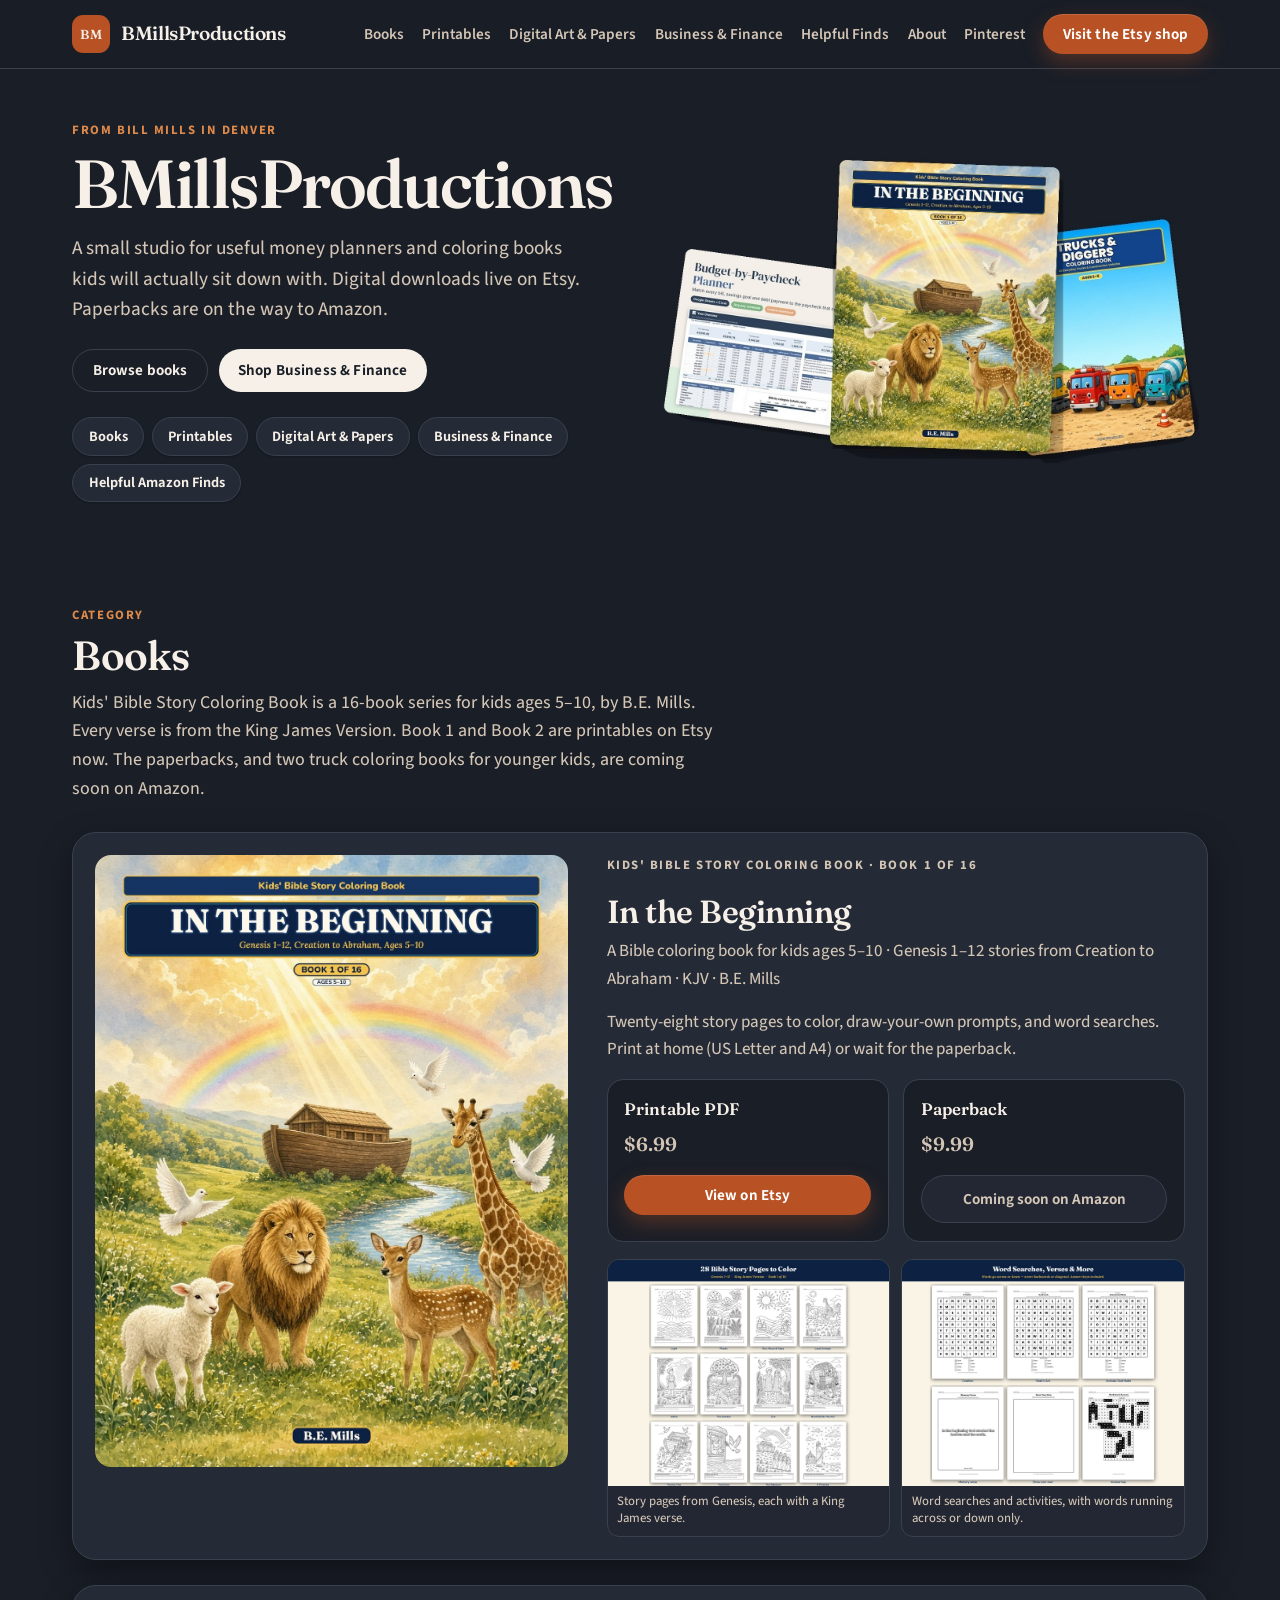
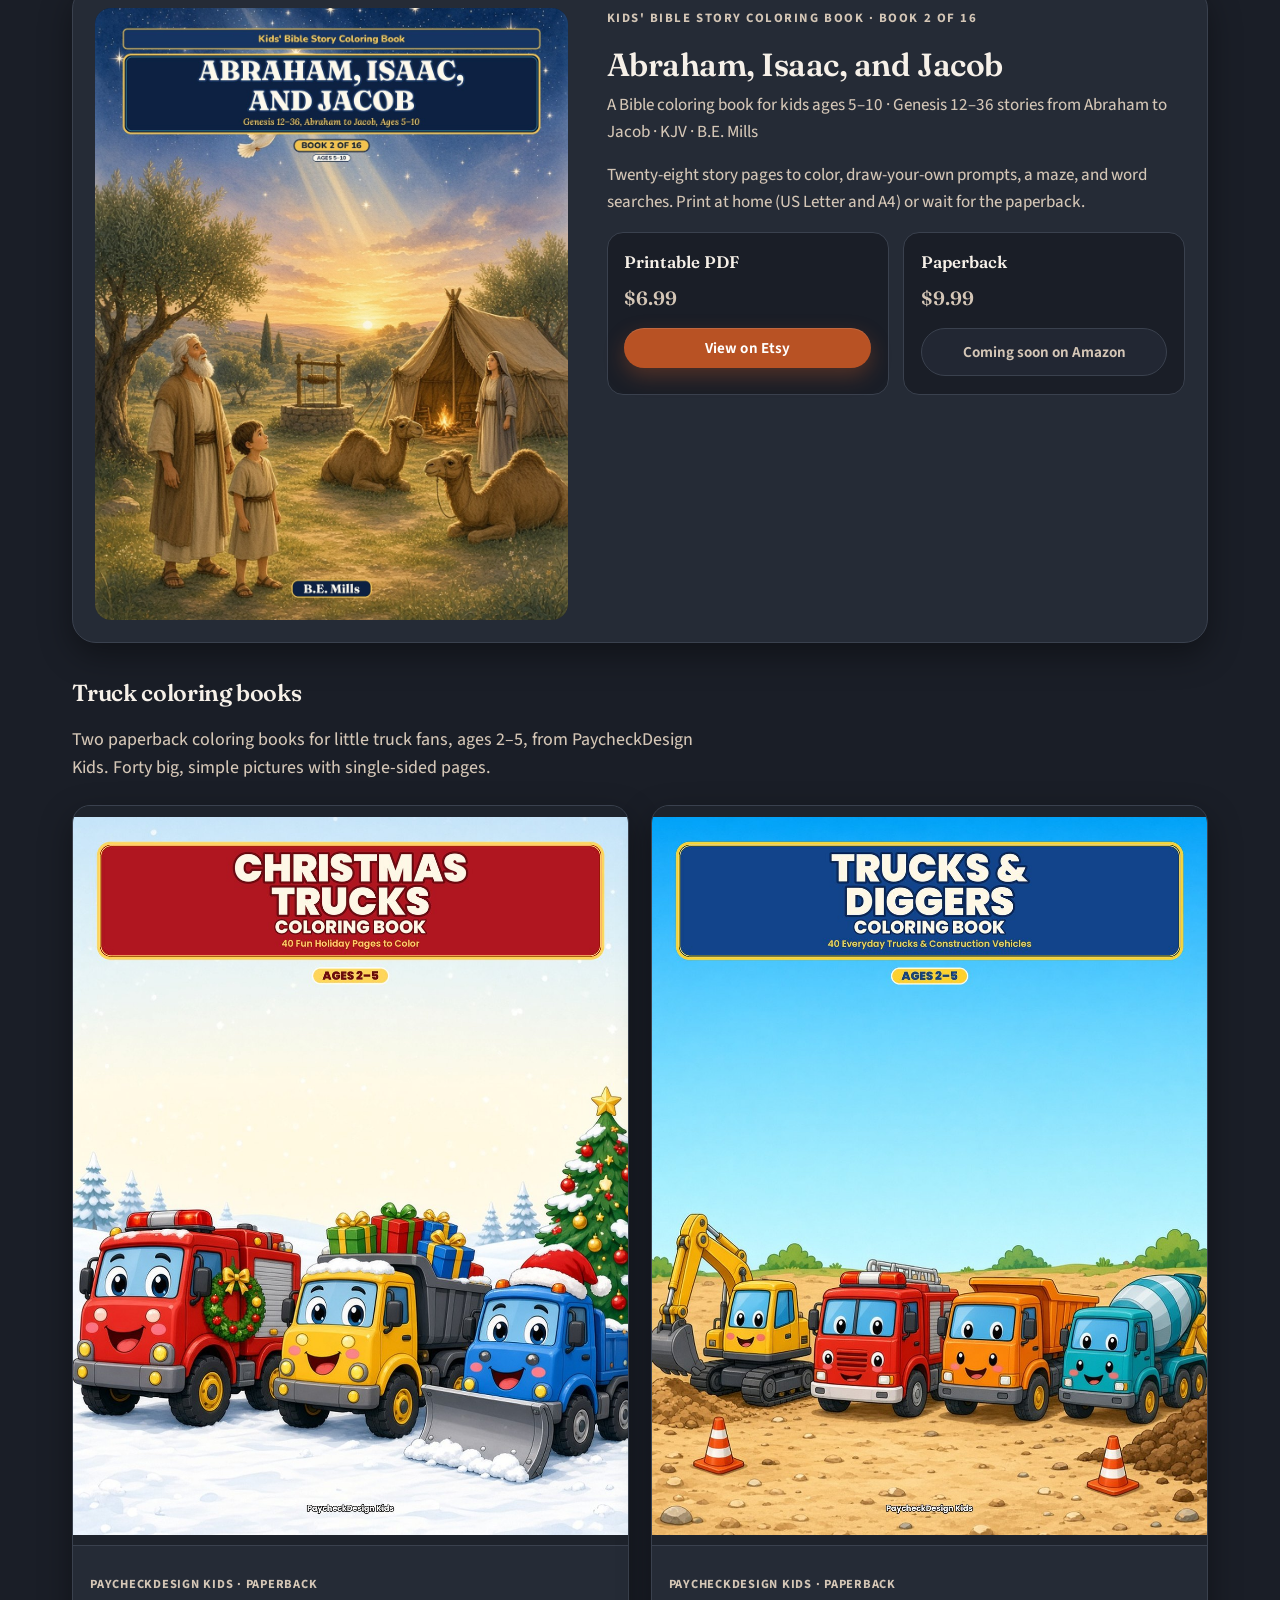
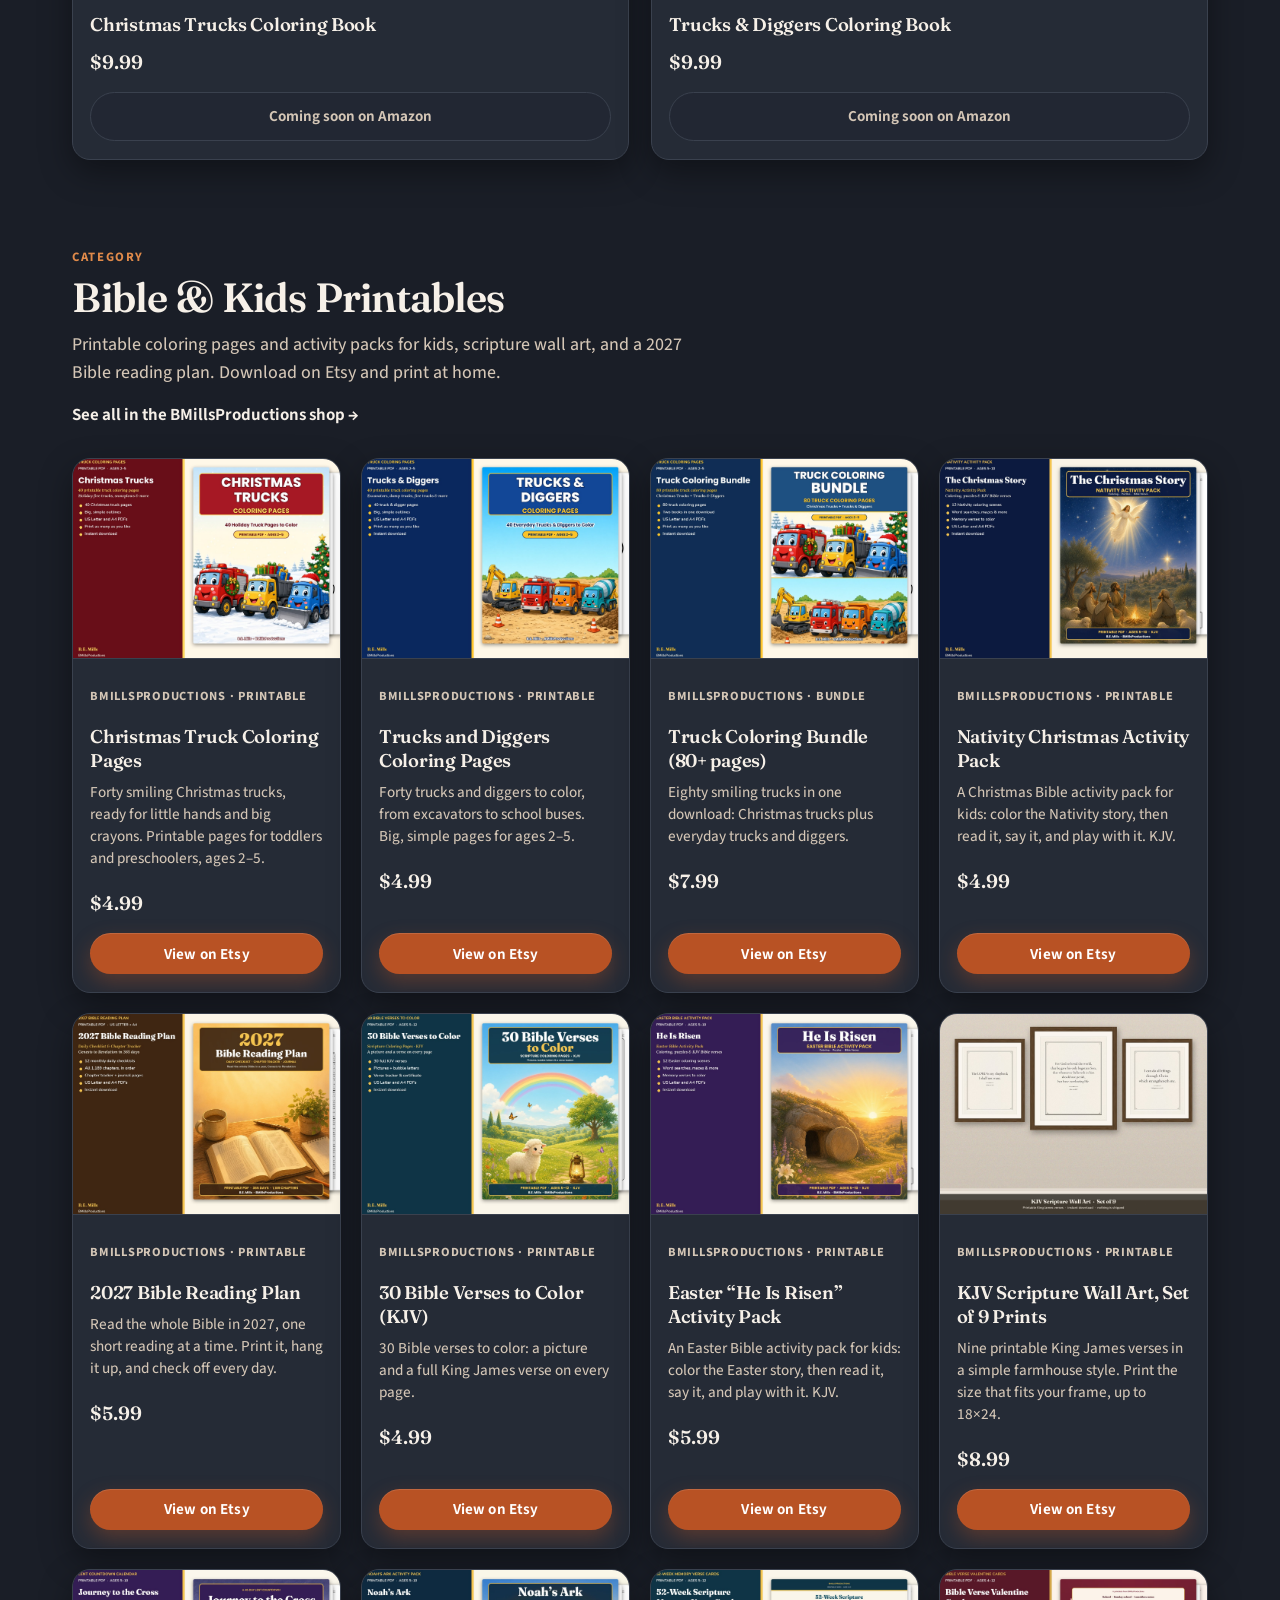
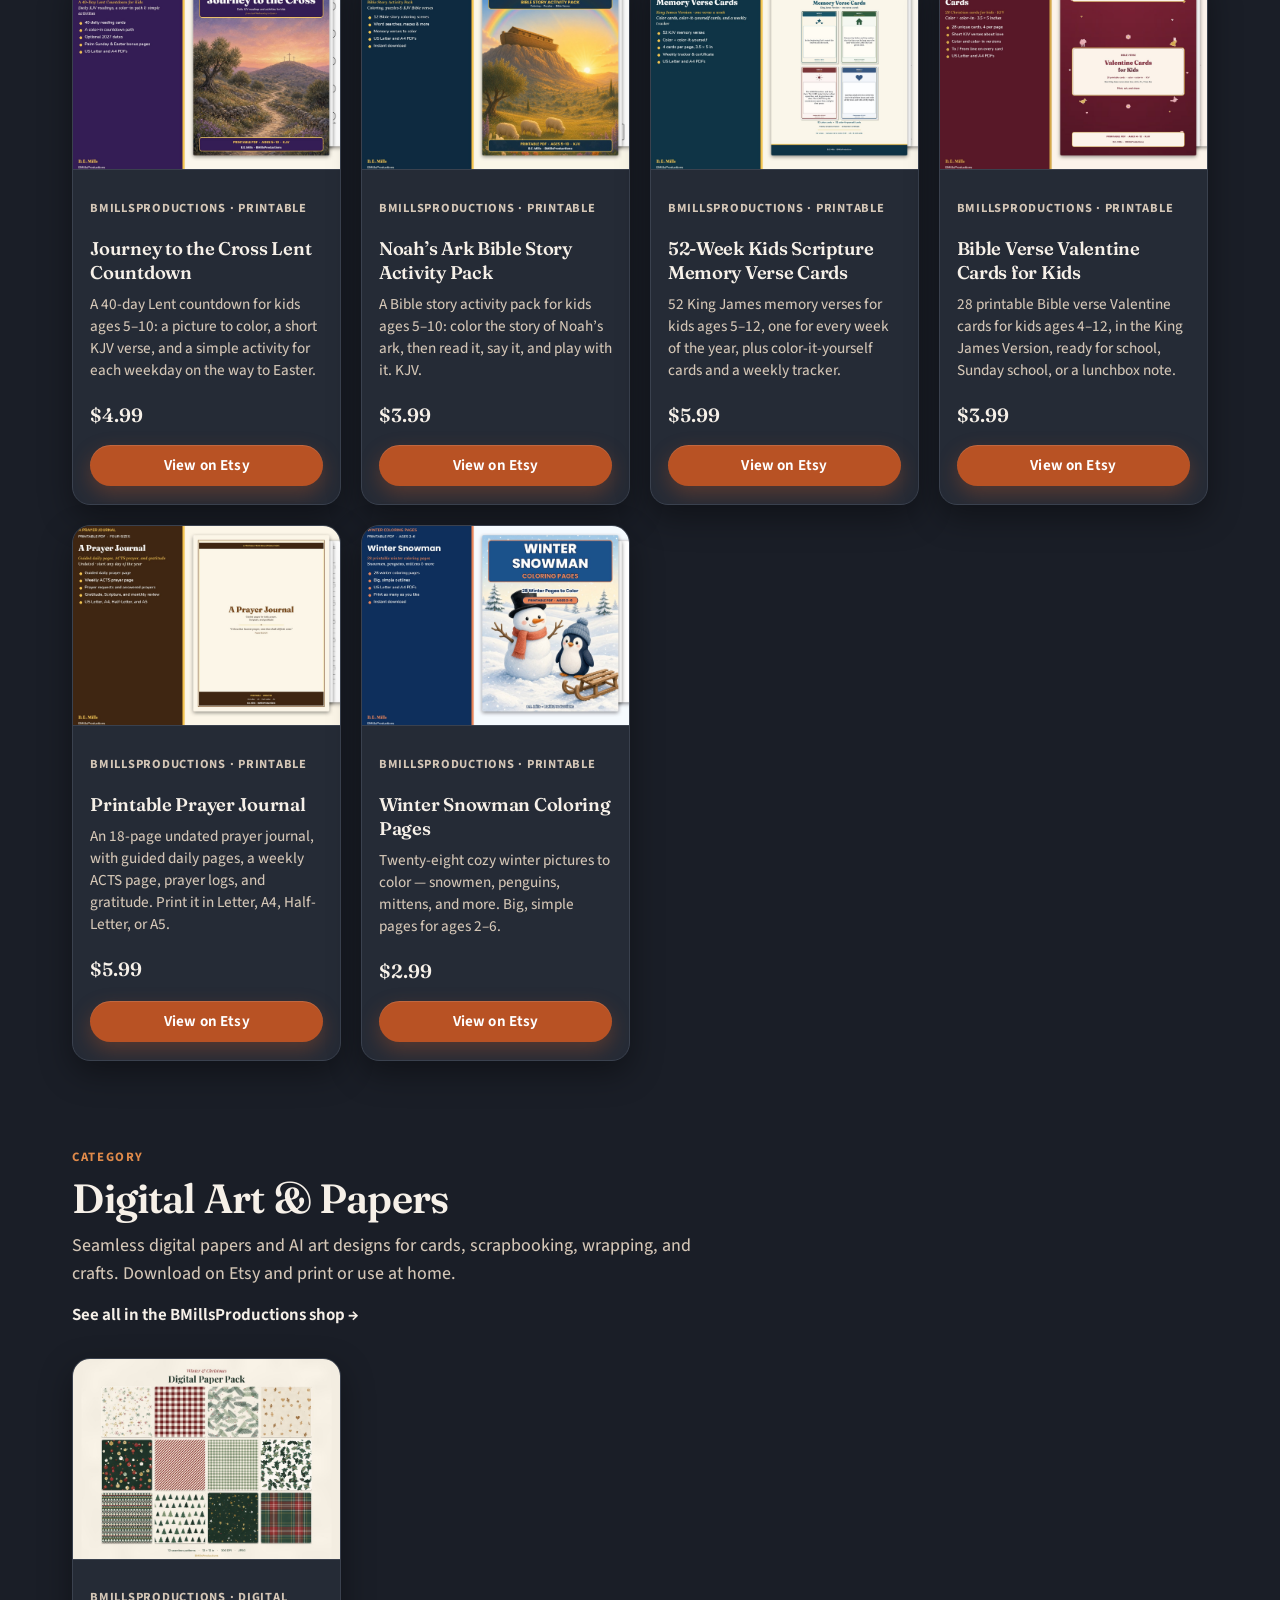
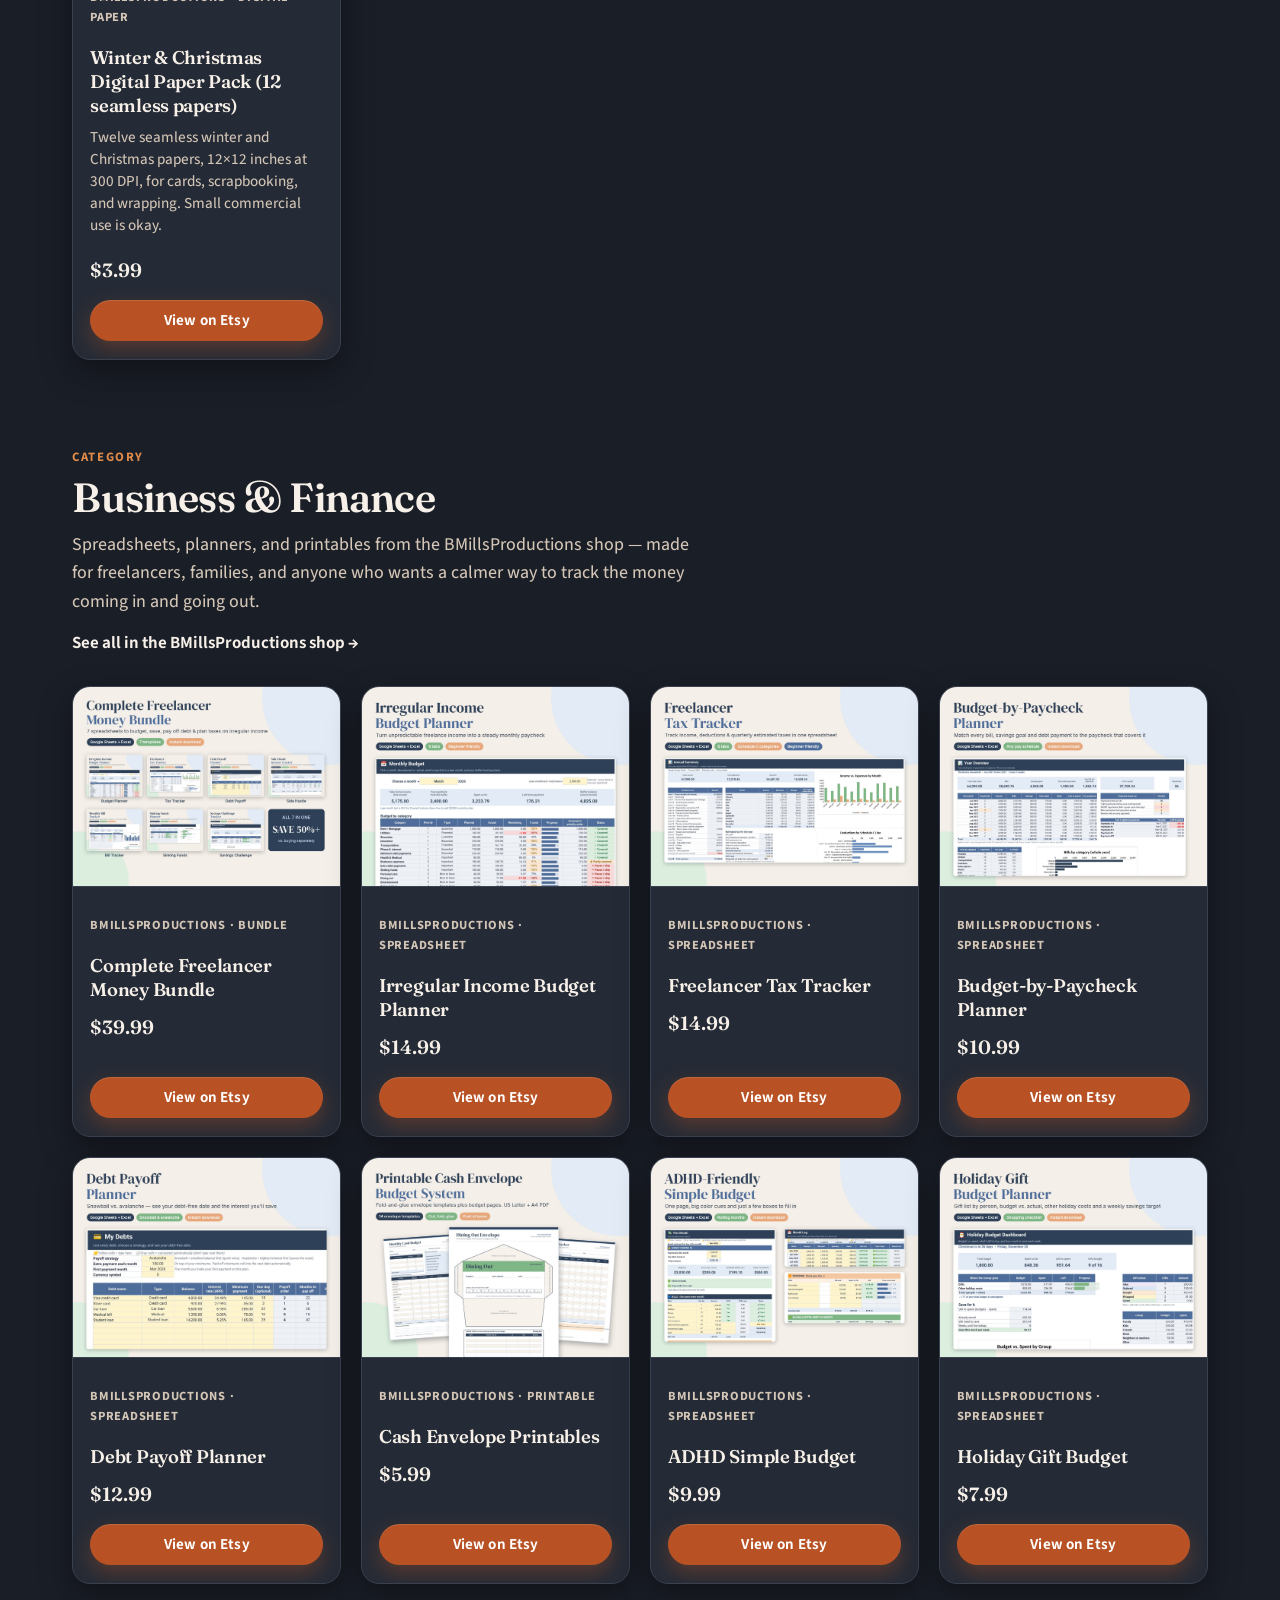
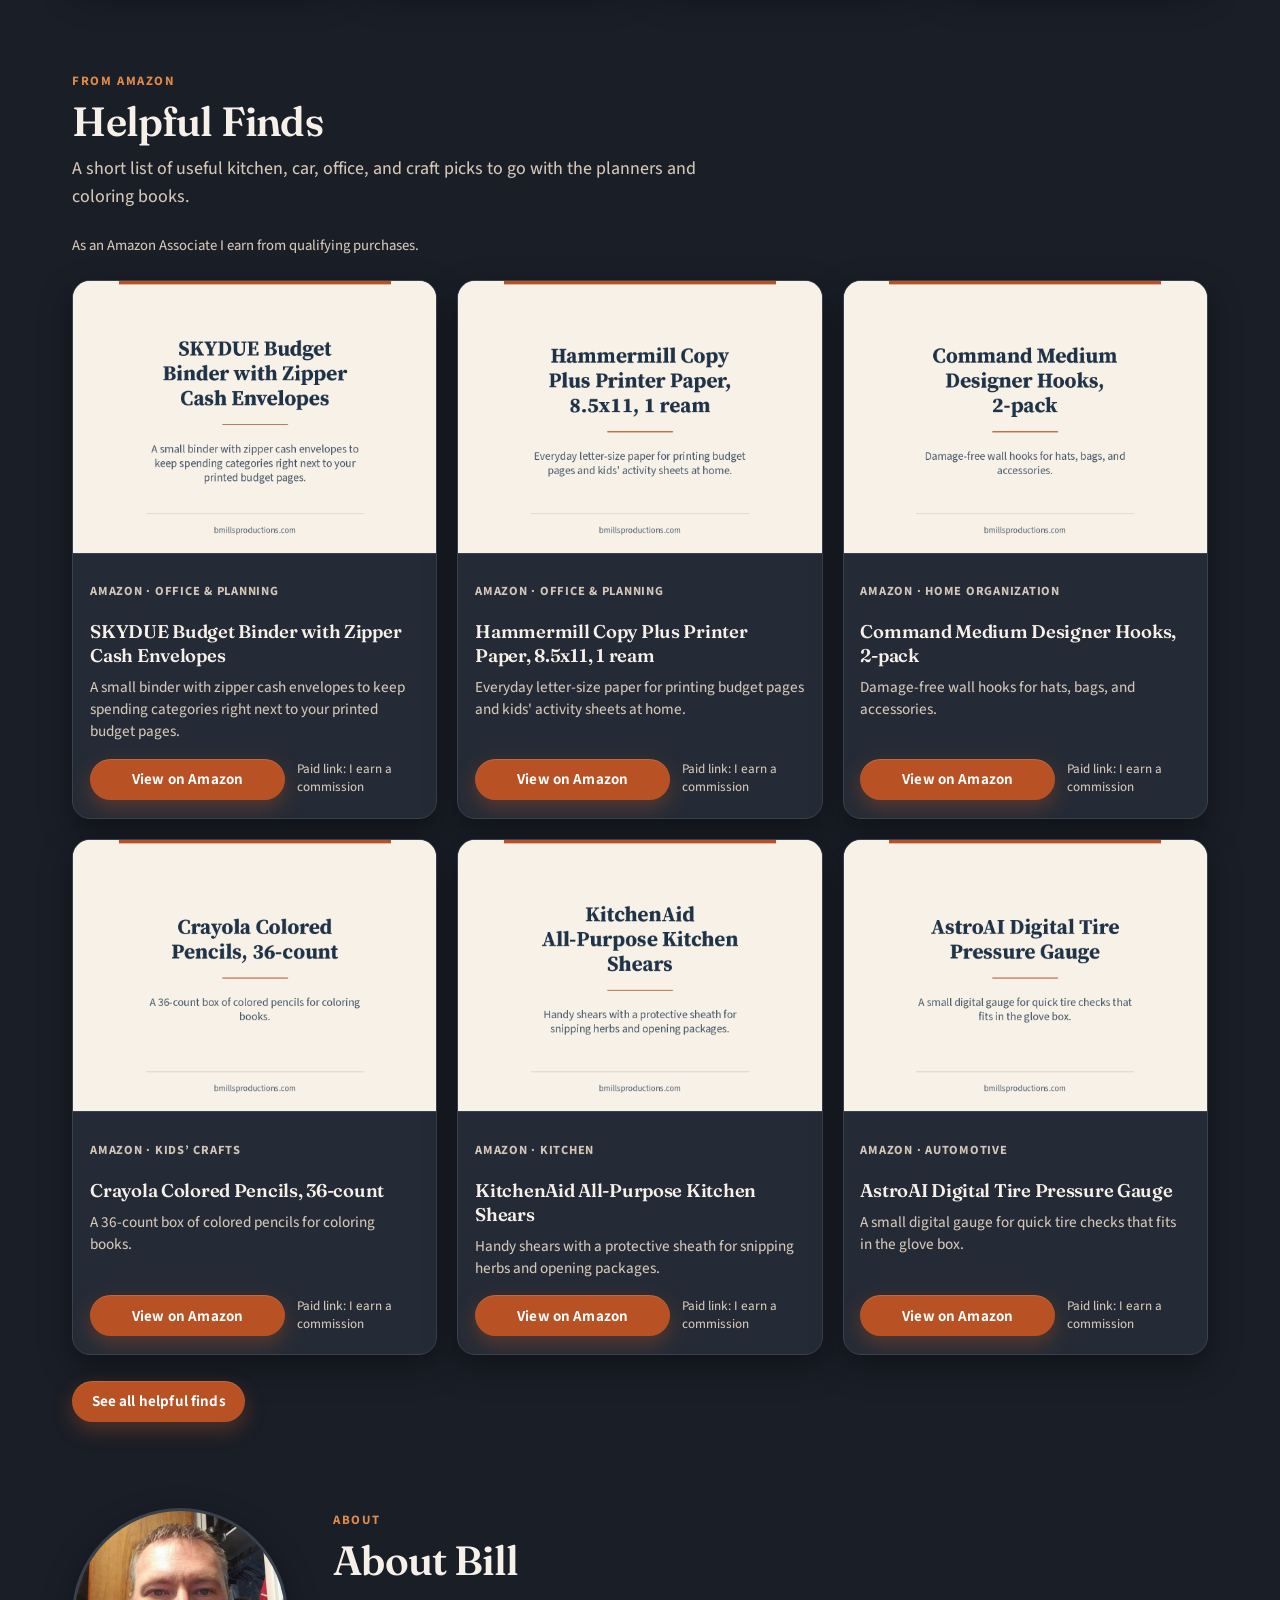
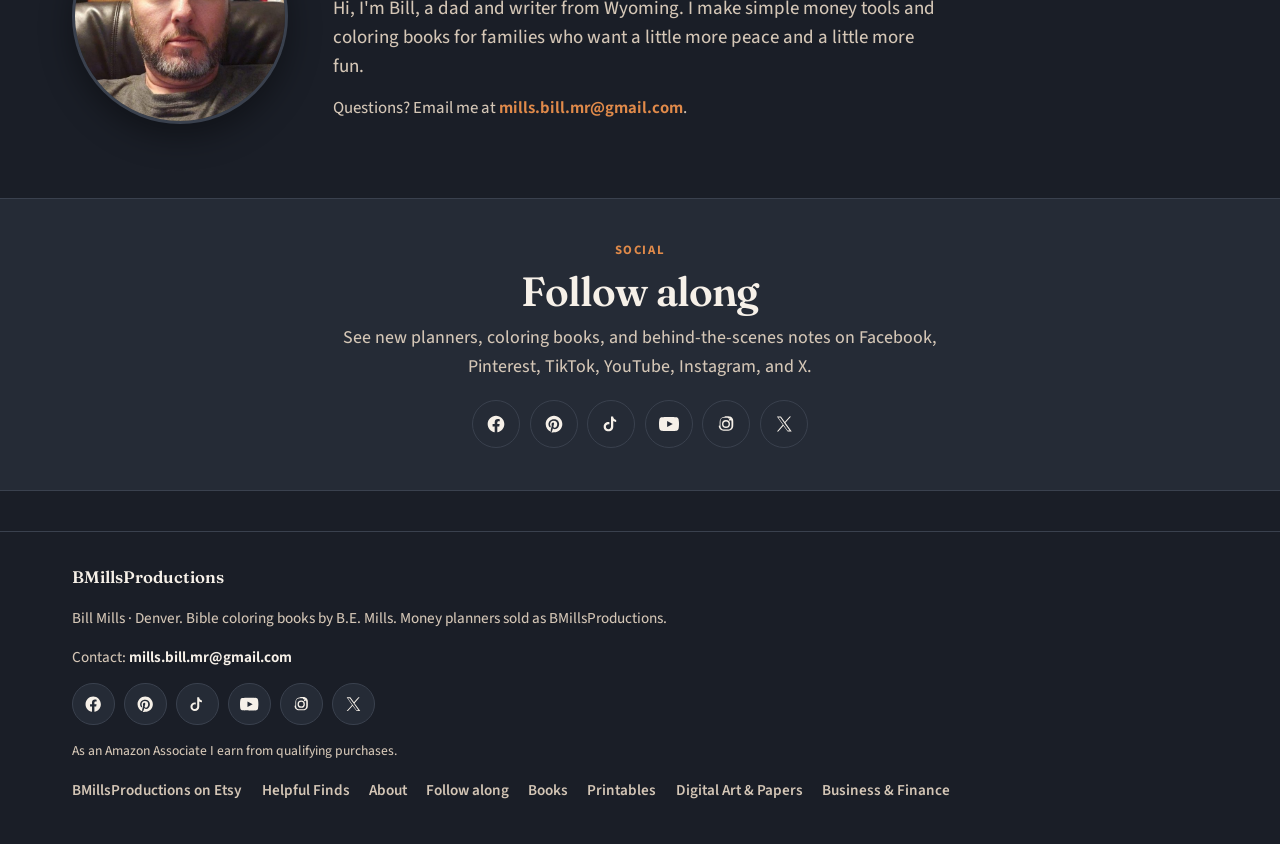
<file: index.html>
<!DOCTYPE html>
<html lang="en">
<head>
  <meta charset="utf-8">
  <meta name="viewport" content="width=device-width, initial-scale=1">
  <meta name="color-scheme" content="dark">
  <title>BMillsProductions — Printables, Planners &amp; Coloring Books</title>
  <meta name="description" content="BMillsProductions is the home of BMillsProductions money planners and B.E. Mills coloring books. Digital printables on Etsy, paperbacks on Amazon.">
  <link rel="stylesheet" href="styles.css">
  <link rel="icon" href="data:image/svg+xml,%3Csvg xmlns='http://www.w3.org/2000/svg' viewBox='0 0 64 64'%3E%3Crect width='64' height='64' rx='16' fill='%231F3348'/%3E%3Ctext x='32' y='42' text-anchor='middle' font-family='Georgia' font-size='22' font-weight='700' fill='%23F7F1E8'%3EBM%3C/text%3E%3C/svg%3E">
</head>
<body>
  <a class="skip" href="#main">Skip to content</a>

  <header class="site-header">
    <div class="header-inner">
      <a class="logo" href="#top">
        <span class="mark" aria-hidden="true">BM</span>
        <span class="wordmark">BMillsProductions</span>
      </a>
      <nav class="header-nav" aria-label="Primary">
        <a href="#books">Books</a>
        <a href="#printables">Printables</a>
        <a href="#digital-art">Digital Art &amp; Papers</a>
        <a href="#business-finance">Business &amp; Finance</a>
        <a href="/links/">Helpful Finds</a>
        <a href="#about">About</a>
        <!-- PHYSICAL_PRODUCTS_CHIP
             Uncomment this chip when there are physical products to show:
        <a href="#physical">Physical Products</a>
        -->
        <a href="https://www.pinterest.com/mrbillmills" target="_blank" rel="noopener noreferrer">Pinterest</a>
        <a class="btn btn-primary" href="https://www.etsy.com/shop/BMillsProductions" target="_blank" rel="noopener noreferrer"><span class="btn-label-full">Visit the Etsy shop</span><span class="btn-label-short">Etsy shop</span></a>
      </nav>
    </div>
  </header>

  <main id="main">
    <section class="hero" id="top">
      <div class="wrap hero-grid">
        <div class="hero-copy">
          <p class="eyebrow">From Bill Mills in Denver</p>
          <h1>BMillsProductions</h1>
          <p class="hero-lead">A small studio for useful money planners and coloring books kids will actually sit down with. Digital downloads live on Etsy. Paperbacks are on the way to Amazon.</p>
          <div class="hero-actions">
            <a class="btn btn-ghost" href="#books">Browse books</a>
            <a class="btn btn-navy" href="#business-finance">Shop Business &amp; Finance</a>
          </div>
          <div class="chips" aria-label="Shop categories">
            <a class="chip" href="#books">Books</a>
            <a class="chip" href="#printables">Printables</a>
            <a class="chip" href="#digital-art">Digital Art &amp; Papers</a>
            <a class="chip" href="#business-finance">Business &amp; Finance</a>
            <a class="chip" href="/links/">Helpful Amazon Finds</a>
            <!-- PHYSICAL_PRODUCTS_CHIP
                 Hidden for now — there are no physical products yet.
                 Uncomment to show this category chip:
            <a class="chip" href="#physical">Physical Products</a>
            -->
          </div>
        </div>
        <div class="hero-art">
          <img src="images/hero-collage.jpg" width="1400" height="842" alt="A collage of BMillsProductions work: the In the Beginning Bible coloring book, a Budget-by-Paycheck planner, and the Trucks and Diggers coloring book.">
        </div>
      </div>
    </section>

    <section class="section" id="books">
      <div class="wrap">
        <div class="section-head">
          <div>
            <p class="eyebrow">Category</p>
            <h2>Books</h2>
            <p class="lede">Kids' Bible Story Coloring Book is a 16-book series for kids ages 5–10, by B.E. Mills. Every verse is from the King James Version. Book 1 and Book 2 are printables on Etsy now. The paperbacks, and two truck coloring books for younger kids, are coming soon on Amazon.</p>
          </div>
        </div>

        <article class="feature" id="book-1">
          <div class="feature-cover">
            <img src="images/book-bible-cover.jpg" width="1100" height="1423" alt="Front cover of Kids' Bible Story Coloring Book, Book 1, In the Beginning, by B.E. Mills, with Noah’s ark, a rainbow, and animals in a meadow.">
          </div>
          <div class="feature-copy">
            <p class="eyebrow">Kids' Bible Story Coloring Book · Book 1 of 16</p>
            <h3>In the Beginning</h3>
            <p class="byline">A Bible coloring book for kids ages 5–10 · Genesis 1–12 stories from Creation to Abraham · KJV · B.E. Mills</p>
            <p>Twenty-eight story pages to color, draw-your-own prompts, and word searches. Print at home (US Letter and A4) or wait for the paperback.</p>
            <div class="offer-row">
              <div class="offer">
                <h4>Printable PDF</h4>
                <p class="price">$6.99</p>
                <a class="btn btn-primary" href="https://www.etsy.com/listing/4623444133/printable-bible-coloring-book-for-kids" target="_blank" rel="noopener noreferrer">View on Etsy</a>
              </div>
              <div class="offer">
                <h4>Paperback</h4>
                <p class="price">$9.99</p>
                <span class="soon-label">Coming soon on Amazon</span>
              </div>
            </div>
            <div class="feature-samples">
              <figure>
                <img src="images/book-bible-scenes.jpg" width="1400" height="1120" alt="Sample Bible story coloring pages from In the Beginning.">
                <figcaption>Story pages from Genesis, each with a King James verse.</figcaption>
              </figure>
              <figure>
                <img src="images/book-bible-wordsearch.jpg" width="1400" height="1120" alt="Sample word search activities from In the Beginning.">
                <figcaption>Word searches and activities, with words running across or down only.</figcaption>
              </figure>
            </div>
          </div>
        </article>

        <article class="feature" id="book-2">
          <div class="feature-cover">
            <img src="images/book-bible-02-cover.jpg" width="1100" height="1423" alt="Front cover of Kids' Bible Story Coloring Book, Book 2, Abraham, Isaac, and Jacob, by B.E. Mills, with Abraham and a child under the stars, camels, a well, and a tent at sunset.">
          </div>
          <div class="feature-copy">
            <p class="eyebrow">Kids' Bible Story Coloring Book · Book 2 of 16</p>
            <h3>Abraham, Isaac, and Jacob</h3>
            <p class="byline">A Bible coloring book for kids ages 5–10 · Genesis 12–36 stories from Abraham to Jacob · KJV · B.E. Mills</p>
            <p>Twenty-eight story pages to color, draw-your-own prompts, a maze, and word searches. Print at home (US Letter and A4) or wait for the paperback.</p>
            <div class="offer-row">
              <div class="offer">
                <h4>Printable PDF</h4>
                <p class="price">$6.99</p>
                <a class="btn btn-primary" href="https://www.etsy.com/listing/4626462659/printable-bible-coloring-book-for-kids" target="_blank" rel="noopener noreferrer">View on Etsy</a>
              </div>
              <div class="offer">
                <h4>Paperback</h4>
                <p class="price">$9.99</p>
                <span class="soon-label">Coming soon on Amazon</span>
              </div>
            </div>
          </div>
        </article>

        <h3 style="font-size:1.45rem;margin:2.2rem 0 1.1rem;">Truck coloring books</h3>
        <p class="lede" style="margin-bottom:1.4rem;">Two paperback coloring books for little truck fans, ages 2–5, from PaycheckDesign Kids. Forty big, simple pictures with single-sided pages.</p>

        <div class="grid grid-books">
          <article class="card">
            <div class="card-media portrait">
              <img src="images/book-christmas-trucks.jpg" width="1100" height="1423" alt="Front cover of Christmas Trucks Coloring Book, with a fire truck, dump truck, and snowplow in the snow.">
            </div>
            <div class="card-body">
              <p class="card-meta">PaycheckDesign Kids · Paperback</p>
              <h3>Christmas Trucks Coloring Book</h3>
              <p class="price">$9.99</p>
              <span class="soon-label">Coming soon on Amazon</span>
            </div>
          </article>

          <article class="card">
            <div class="card-media portrait">
              <img src="images/book-everyday-trucks.jpg" width="1100" height="1423" alt="Front cover of Trucks and Diggers Coloring Book, with an excavator, fire truck, dump truck, and cement mixer.">
            </div>
            <div class="card-body">
              <p class="card-meta">PaycheckDesign Kids · Paperback</p>
              <h3>Trucks &amp; Diggers Coloring Book</h3>
              <p class="price">$9.99</p>
              <span class="soon-label">Coming soon on Amazon</span>
            </div>
          </article>
        </div>
      </div>
    </section>


    <section class="section" id="printables">
      <div class="wrap">
        <div class="section-head">
          <div>
            <p class="eyebrow">Category</p>
            <h2>Bible &amp; Kids Printables</h2>
            <p class="lede">Printable coloring pages and activity packs for kids, scripture wall art, and a 2027 Bible reading plan. Download on Etsy and print at home.</p>
          </div>
          <a class="section-link" href="https://www.etsy.com/shop/BMillsProductions" target="_blank" rel="noopener noreferrer">See all in the BMillsProductions shop →</a>
        </div>

        <div class="grid grid-finance">
          <article class="card">
            <div class="card-media">
              <img src="images/printable-christmas-trucks.jpg" width="1400" height="1050" alt="Listing photo for Christmas Truck Coloring Pages, with a fire truck, a dump truck of gifts, and a snowplow in the snow.">
            </div>
            <div class="card-body">
              <p class="card-meta">BMillsProductions · Printable</p>
              <h3>Christmas Truck Coloring Pages</h3>
              <p class="card-blurb">Forty smiling Christmas trucks, ready for little hands and big crayons. Printable pages for toddlers and preschoolers, ages 2–5.</p>
              <p class="price">$4.99</p>
              <a class="btn btn-primary btn-card" href="https://www.etsy.com/listing/4626740423/christmas-truck-coloring-pages-for" target="_blank" rel="noopener noreferrer">View on Etsy</a>
            </div>
          </article>

          <article class="card">
            <div class="card-media">
              <img src="images/printable-trucks-and-diggers.jpg" width="1400" height="1050" alt="Listing photo for Trucks and Diggers Coloring Pages, with an excavator, fire truck, dump truck, and cement mixer.">
            </div>
            <div class="card-body">
              <p class="card-meta">BMillsProductions · Printable</p>
              <h3>Trucks and Diggers Coloring Pages</h3>
              <p class="card-blurb">Forty trucks and diggers to color, from excavators to school buses. Big, simple pages for ages 2–5.</p>
              <p class="price">$4.99</p>
              <a class="btn btn-primary btn-card" href="https://www.etsy.com/listing/4626741125/trucks-and-diggers-coloring-pages-for" target="_blank" rel="noopener noreferrer">View on Etsy</a>
            </div>
          </article>

          <article class="card">
            <div class="card-media">
              <img src="images/printable-truck-bundle.jpg" width="1400" height="1050" alt="Listing photo for the Truck Coloring Bundle, showing Christmas trucks and everyday trucks and diggers.">
            </div>
            <div class="card-body">
              <p class="card-meta">BMillsProductions · Bundle</p>
              <h3>Truck Coloring Bundle (80+ pages)</h3>
              <p class="card-blurb">Eighty smiling trucks in one download: Christmas trucks plus everyday trucks and diggers.</p>
              <p class="price">$7.99</p>
              <a class="btn btn-primary btn-card" href="https://www.etsy.com/listing/4626741805/truck-coloring-bundle-80-pages-christmas" target="_blank" rel="noopener noreferrer">View on Etsy</a>
            </div>
          </article>

          <article class="card">
            <div class="card-media">
              <img src="images/printable-nativity.jpg" width="1400" height="1050" alt="Listing photo for the Nativity Activity Pack, The Christmas Story, with shepherds by a fire and an angel in the night sky.">
            </div>
            <div class="card-body">
              <p class="card-meta">BMillsProductions · Printable</p>
              <h3>Nativity Christmas Activity Pack</h3>
              <p class="card-blurb">A Christmas Bible activity pack for kids: color the Nativity story, then read it, say it, and play with it. KJV.</p>
              <p class="price">$4.99</p>
              <a class="btn btn-primary btn-card" href="https://www.etsy.com/listing/4626751580/nativity-activity-pack-christmas-bible" target="_blank" rel="noopener noreferrer">View on Etsy</a>
            </div>
          </article>

          <article class="card">
            <div class="card-media">
              <img src="images/printable-bible-reading-plan-2027.jpg" width="1400" height="1050" alt="Listing photo for the 2027 Bible Reading Plan, with an open Bible, a cup of coffee, and a notebook.">
            </div>
            <div class="card-body">
              <p class="card-meta">BMillsProductions · Printable</p>
              <h3>2027 Bible Reading Plan</h3>
              <p class="card-blurb">Read the whole Bible in 2027, one short reading at a time. Print it, hang it up, and check off every day.</p>
              <p class="price">$5.99</p>
              <a class="btn btn-primary btn-card" href="https://www.etsy.com/listing/4626743111/2027-bible-reading-plan-printable-read" target="_blank" rel="noopener noreferrer">View on Etsy</a>
            </div>
          </article>

          <article class="card">
            <div class="card-media">
              <img src="images/printable-bible-verses-30.jpg" width="1400" height="1050" alt="Listing photo for 30 Bible Verses to Color, with a lamb on a path under a rainbow.">
            </div>
            <div class="card-body">
              <p class="card-meta">BMillsProductions · Printable</p>
              <h3>30 Bible Verses to Color (KJV)</h3>
              <p class="card-blurb">30 Bible verses to color: a picture and a full King James verse on every page.</p>
              <p class="price">$4.99</p>
              <a class="btn btn-primary btn-card" href="https://www.etsy.com/listing/4626746533/30-bible-verses-to-color-kjv-scripture" target="_blank" rel="noopener noreferrer">View on Etsy</a>
            </div>
          </article>

          <article class="card">
            <div class="card-media">
              <img src="images/printable-easter-he-is-risen.jpg" width="1400" height="1050" alt="Listing photo for the Easter He Is Risen Activity Pack, with the empty tomb at sunrise.">
            </div>
            <div class="card-body">
              <p class="card-meta">BMillsProductions · Printable</p>
              <h3>Easter “He Is Risen” Activity Pack</h3>
              <p class="card-blurb">An Easter Bible activity pack for kids: color the Easter story, then read it, say it, and play with it. KJV.</p>
              <p class="price">$5.99</p>
              <a class="btn btn-primary btn-card" href="https://www.etsy.com/listing/4626756370/easter-bible-activity-pack-he-is-risen" target="_blank" rel="noopener noreferrer">View on Etsy</a>
            </div>
          </article>

          <article class="card">
            <div class="card-media">
              <img src="images/printable-kjv-scripture-wall-art.jpg" width="1400" height="1050" alt="Listing photo for the KJV Scripture Wall Art set, with three framed King James verse prints on a beige wall.">
            </div>
            <div class="card-body">
              <p class="card-meta">BMillsProductions · Printable</p>
              <h3>KJV Scripture Wall Art, Set of 9 Prints</h3>
              <p class="card-blurb">Nine printable King James verses in a simple farmhouse style. Print the size that fits your frame, up to 18×24.</p>
              <p class="price">$8.99</p>
              <a class="btn btn-primary btn-card" href="https://www.etsy.com/listing/4626922482/bible-verse-wall-art-set-of-9-kjv" target="_blank" rel="noopener noreferrer">View on Etsy</a>
            </div>
          </article>

          <article class="card">
            <div class="card-media">
              <img src="images/printable-lent-journey-to-the-cross.jpg" width="1400" height="1050" alt="Listing photo for Journey to the Cross, a 40-day Lent countdown, with a path toward three empty crosses on a hill at sunset.">
            </div>
            <div class="card-body">
              <p class="card-meta">BMillsProductions · Printable</p>
              <h3>Journey to the Cross Lent Countdown</h3>
              <p class="card-blurb">A 40-day Lent countdown for kids ages 5–10: a picture to color, a short KJV verse, and a simple activity for each weekday on the way to Easter.</p>
              <p class="price">$4.99</p>
              <a class="btn btn-primary btn-card" href="https://www.etsy.com/listing/4626976230" target="_blank" rel="noopener noreferrer">View on Etsy</a>
            </div>
          </article>

          <article class="card">
            <div class="card-media">
              <img src="images/printable-noahs-ark.jpg" width="1400" height="1050" alt="Listing photo for the Noah’s Ark Bible Story Activity Pack, with the ark on a hill under a rainbow at sunrise.">
            </div>
            <div class="card-body">
              <p class="card-meta">BMillsProductions · Printable</p>
              <h3>Noah’s Ark Bible Story Activity Pack</h3>
              <p class="card-blurb">A Bible story activity pack for kids ages 5–10: color the story of Noah’s ark, then read it, say it, and play with it. KJV.</p>
              <p class="price">$3.99</p>
              <a class="btn btn-primary btn-card" href="https://www.etsy.com/listing/4626967475" target="_blank" rel="noopener noreferrer">View on Etsy</a>
            </div>
          </article>

          <article class="card">
            <div class="card-media">
              <img src="images/printable-memory-verse-cards-52.jpg" width="1400" height="1050" alt="Listing photo for 52-Week Kids Scripture Memory Verse Cards, showing four weekly King James verse cards.">
            </div>
            <div class="card-body">
              <p class="card-meta">BMillsProductions · Printable</p>
              <h3>52-Week Kids Scripture Memory Verse Cards</h3>
              <p class="card-blurb">52 King James memory verses for kids ages 5–12, one for every week of the year, plus color-it-yourself cards and a weekly tracker.</p>
              <p class="price">$5.99</p>
              <a class="btn btn-primary btn-card" href="https://www.etsy.com/listing/4626969675" target="_blank" rel="noopener noreferrer">View on Etsy</a>
            </div>
          </article>

          <article class="card">
            <div class="card-media">
              <img src="images/printable-valentine-verse-cards.jpg" width="1400" height="1050" alt="Listing photo for Bible Verse Valentine Cards for Kids, a burgundy cover for 28 printable King James Valentine cards.">
            </div>
            <div class="card-body">
              <p class="card-meta">BMillsProductions · Printable</p>
              <h3>Bible Verse Valentine Cards for Kids</h3>
              <p class="card-blurb">28 printable Bible verse Valentine cards for kids ages 4–12, in the King James Version, ready for school, Sunday school, or a lunchbox note.</p>
              <p class="price">$3.99</p>
              <a class="btn btn-primary btn-card" href="https://www.etsy.com/listing/4626971481" target="_blank" rel="noopener noreferrer">View on Etsy</a>
            </div>
          </article>

          <article class="card">
            <div class="card-media">
              <img src="images/printable-prayer-journal.jpg" width="1400" height="1050" alt="Listing photo for the Printable Prayer Journal, a simple cream cover with a King James verse from Psalm 65.">
            </div>
            <div class="card-body">
              <p class="card-meta">BMillsProductions · Printable</p>
              <h3>Printable Prayer Journal</h3>
              <p class="card-blurb">An 18-page undated prayer journal, with guided daily pages, a weekly ACTS page, prayer logs, and gratitude. Print it in Letter, A4, Half-Letter, or A5.</p>
              <p class="price">$5.99</p>
              <a class="btn btn-primary btn-card" href="https://www.etsy.com/listing/4626973331" target="_blank" rel="noopener noreferrer">View on Etsy</a>
            </div>
          </article>

          <article class="card">
            <div class="card-media">
              <img src="images/printable-winter-snowman.jpg" width="1400" height="1050" alt="Listing photo for Winter Snowman Coloring Pages, with a smiling snowman and a penguin beside a sled in the snow.">
            </div>
            <div class="card-body">
              <p class="card-meta">BMillsProductions · Printable</p>
              <h3>Winter Snowman Coloring Pages</h3>
              <p class="card-blurb">Twenty-eight cozy winter pictures to color — snowmen, penguins, mittens, and more. Big, simple pages for ages 2–6.</p>
              <p class="price">$2.99</p>
              <a class="btn btn-primary btn-card" href="https://www.etsy.com/listing/4626975603" target="_blank" rel="noopener noreferrer">View on Etsy</a>
            </div>
          </article>
        </div>
      </div>
    </section>


    <section class="section" id="digital-art">
      <div class="wrap">
        <div class="section-head">
          <div>
            <p class="eyebrow">Category</p>
            <h2>Digital Art &amp; Papers</h2>
            <p class="lede">Seamless digital papers and AI art designs for cards, scrapbooking, wrapping, and crafts. Download on Etsy and print or use at home.</p>
          </div>
          <a class="section-link" href="https://www.etsy.com/shop/BMillsProductions" target="_blank" rel="noopener noreferrer">See all in the BMillsProductions shop →</a>
        </div>

        <div class="grid grid-finance">
          <article class="card">
            <div class="card-media">
              <img src="images/art-winter-christmas-digital-paper.jpg" width="1400" height="1050" alt="Listing photo for the Winter and Christmas Digital Paper Pack, showing a grid of 12 seamless holiday patterns.">
            </div>
            <div class="card-body">
              <p class="card-meta">BMillsProductions · Digital Paper</p>
              <h3>Winter &amp; Christmas Digital Paper Pack (12 seamless papers)</h3>
              <p class="card-blurb">Twelve seamless winter and Christmas papers, 12×12 inches at 300 DPI, for cards, scrapbooking, and wrapping. Small commercial use is okay.</p>
              <p class="price">$3.99</p>
              <a class="btn btn-primary btn-card" href="https://www.etsy.com/listing/4626934530/winter-christmas-digital-paper-pack-12" target="_blank" rel="noopener noreferrer">View on Etsy</a>
            </div>
          </article>
        </div>
      </div>
    </section>

    <section class="section" id="business-finance">
      <div class="wrap">
        <div class="section-head">
          <div>
            <p class="eyebrow">Category</p>
            <h2>Business &amp; Finance</h2>
            <p class="lede">Spreadsheets, planners, and printables from the BMillsProductions shop — made for freelancers, families, and anyone who wants a calmer way to track the money coming in and going out.</p>
          </div>
          <a class="section-link" href="https://www.etsy.com/shop/BMillsProductions" target="_blank" rel="noopener noreferrer">See all in the BMillsProductions shop →</a>
        </div>

        <div class="grid grid-finance">
          <article class="card">
            <div class="card-media">
              <img src="images/finance-mega-bundle.jpg" width="1400" height="1050" alt="Cover for the Complete Freelancer Money Bundle, showing seven spreadsheet previews.">
            </div>
            <div class="card-body">
              <p class="card-meta">BMillsProductions · Bundle</p>
              <h3>Complete Freelancer Money Bundle</h3>
              <p class="price">$39.99</p>
              <a class="btn btn-primary btn-card" href="https://www.etsy.com/listing/4621001310" target="_blank" rel="noopener noreferrer">View on Etsy</a>
            </div>
          </article>

          <article class="card">
            <div class="card-media">
              <img src="images/finance-irregular-income.jpg" width="1400" height="1050" alt="Monthly budget spreadsheet from the Irregular Income Budget Planner.">
            </div>
            <div class="card-body">
              <p class="card-meta">BMillsProductions · Spreadsheet</p>
              <h3>Irregular Income Budget Planner</h3>
              <p class="price">$14.99</p>
              <a class="btn btn-primary btn-card" href="https://www.etsy.com/listing/4620581186" target="_blank" rel="noopener noreferrer">View on Etsy</a>
            </div>
          </article>

          <article class="card">
            <div class="card-media">
              <img src="images/finance-tax-tracker.jpg" width="1400" height="1050" alt="Cover for the Freelancer Tax Tracker spreadsheet.">
            </div>
            <div class="card-body">
              <p class="card-meta">BMillsProductions · Spreadsheet</p>
              <h3>Freelancer Tax Tracker</h3>
              <p class="price">$14.99</p>
              <a class="btn btn-primary btn-card" href="https://www.etsy.com/listing/4620919703" target="_blank" rel="noopener noreferrer">View on Etsy</a>
            </div>
          </article>

          <article class="card">
            <div class="card-media">
              <img src="images/finance-paycheck-planner.jpg" width="1400" height="1050" alt="Cover for the Budget-by-Paycheck Planner, with a year overview spreadsheet.">
            </div>
            <div class="card-body">
              <p class="card-meta">BMillsProductions · Spreadsheet</p>
              <h3>Budget-by-Paycheck Planner</h3>
              <p class="price">$10.99</p>
              <a class="btn btn-primary btn-card" href="https://www.etsy.com/listing/4621860367" target="_blank" rel="noopener noreferrer">View on Etsy</a>
            </div>
          </article>

          <article class="card">
            <div class="card-media">
              <img src="images/finance-debt-payoff.jpg" width="1400" height="1050" alt="Cover for the Debt Payoff Planner spreadsheet.">
            </div>
            <div class="card-body">
              <p class="card-meta">BMillsProductions · Spreadsheet</p>
              <h3>Debt Payoff Planner</h3>
              <p class="price">$12.99</p>
              <a class="btn btn-primary btn-card" href="https://www.etsy.com/listing/4620997456" target="_blank" rel="noopener noreferrer">View on Etsy</a>
            </div>
          </article>

          <article class="card">
            <div class="card-media">
              <img src="images/finance-cash-envelopes.jpg" width="1400" height="1050" alt="Cover for printable cash envelope templates and planner pages.">
            </div>
            <div class="card-body">
              <p class="card-meta">BMillsProductions · Printable</p>
              <h3>Cash Envelope Printables</h3>
              <p class="price">$5.99</p>
              <a class="btn btn-primary btn-card" href="https://www.etsy.com/listing/4621800097" target="_blank" rel="noopener noreferrer">View on Etsy</a>
            </div>
          </article>

          <article class="card">
            <div class="card-media">
              <img src="images/finance-adhd-budget.jpg" width="1400" height="1050" alt="Cover for the ADHD Simple Budget planner.">
            </div>
            <div class="card-body">
              <p class="card-meta">BMillsProductions · Spreadsheet</p>
              <h3>ADHD Simple Budget</h3>
              <p class="price">$9.99</p>
              <a class="btn btn-primary btn-card" href="https://www.etsy.com/listing/4621793839" target="_blank" rel="noopener noreferrer">View on Etsy</a>
            </div>
          </article>

          <article class="card">
            <div class="card-media">
              <img src="images/finance-holiday-gift.jpg" width="1400" height="1050" alt="Cover for the Holiday Gift Budget spreadsheet.">
            </div>
            <div class="card-body">
              <p class="card-meta">BMillsProductions · Spreadsheet</p>
              <h3>Holiday Gift Budget</h3>
              <p class="price">$7.99</p>
              <a class="btn btn-primary btn-card" href="https://www.etsy.com/listing/4621077966" target="_blank" rel="noopener noreferrer">View on Etsy</a>
            </div>
          </article>
        </div>
      </div>
    </section>

    <!--
      PHYSICAL_PRODUCTS_SECTION
      Not shown on the page yet — there are no physical products to list.
      To enable later: uncomment this whole <section id="physical"> block
      and the PHYSICAL_PRODUCTS_CHIP comments in the header and hero chips.
    -->
    <!--
    <section class="section" id="physical">
      <div class="wrap">
        <div class="section-head">
          <div>
            <p class="eyebrow">Category</p>
            <h2>Physical Products</h2>
            <p class="lede">Shirts, totes, and other made-to-order items will live here when they are ready. Nothing is listed in this category yet.</p>
          </div>
        </div>
        <p class="lede">Check back soon.</p>
      </div>
    </section>
    -->


    <section class="section" id="favorite-finds">
      <div class="wrap">
        <div class="section-head">
          <div>
            <p class="eyebrow">From Amazon</p>
            <h2>Helpful Finds</h2>
            <p class="lede">A short list of useful kitchen, car, office, and craft picks to go with the planners and coloring books.</p>
          </div>
        </div>
        <p class="disclosure">As an Amazon Associate I earn from qualifying purchases.</p>
        <!-- Affiliate links use tag billmills-20. -->
        <div class="grid grid-finds">
          <article class="card">
            <div class="card-media finds-media">
              <img src="images/finds-budget-binder.png" width="800" height="800" alt="Text graphic for SKYDUE Budget Binder with Zipper Cash Envelopes, with the line: A small binder with zipper cash envelopes to keep spending categories right next to your printed budget pages.">
            </div>
            <div class="card-body">
              <p class="card-meta">Amazon · Office &amp; Planning</p>
              <h3>SKYDUE Budget Binder with Zipper Cash Envelopes</h3>
              <p class="card-blurb">A small binder with zipper cash envelopes to keep spending categories right next to your printed budget pages.</p>
              <div class="buy-row">
                <a class="btn btn-primary btn-card" href="https://www.amazon.com/dp/B0967RNWX3?tag=billmills-20" target="_blank" rel="sponsored noopener">View on Amazon</a>
                <span class="paid-link">Paid link: I earn a commission</span>
              </div>
            </div>
          </article>
          <article class="card">
            <div class="card-media finds-media">
              <img src="images/finds-printer-paper.png" width="800" height="800" alt="Text graphic for Hammermill Copy Plus Printer Paper, 8.5x11, 1 ream, with the line: Everyday letter-size paper for printing budget pages and kids' activity sheets at home.">
            </div>
            <div class="card-body">
              <p class="card-meta">Amazon · Office &amp; Planning</p>
              <h3>Hammermill Copy Plus Printer Paper, 8.5x11, 1 ream</h3>
              <p class="card-blurb">Everyday letter-size paper for printing budget pages and kids' activity sheets at home.</p>
              <div class="buy-row">
                <a class="btn btn-primary btn-card" href="https://www.amazon.com/dp/B005NL739M?tag=billmills-20" target="_blank" rel="sponsored noopener">View on Amazon</a>
                <span class="paid-link">Paid link: I earn a commission</span>
              </div>
            </div>
          </article>
          <article class="card">
            <div class="card-media finds-media">
              <img src="images/finds-command-hooks.png" width="800" height="800" alt="Text graphic for Command Medium Designer Hooks, 2-pack, with the line: Damage-free wall hooks for hats, bags, and accessories.">
            </div>
            <div class="card-body">
              <p class="card-meta">Amazon · Home Organization</p>
              <h3>Command Medium Designer Hooks, 2-pack</h3>
              <p class="card-blurb">Damage-free wall hooks for hats, bags, and accessories.</p>
              <div class="buy-row">
                <a class="btn btn-primary btn-card" href="https://www.amazon.com/dp/B0000CFLYU?tag=billmills-20" target="_blank" rel="sponsored noopener">View on Amazon</a>
                <span class="paid-link">Paid link: I earn a commission</span>
              </div>
            </div>
          </article>
          <article class="card">
            <div class="card-media finds-media">
              <img src="images/finds-colored-pencils.png" width="800" height="800" alt="Text graphic for Crayola Colored Pencils, 36-count, with the line: A 36-count box of colored pencils for coloring books.">
            </div>
            <div class="card-body">
              <p class="card-meta">Amazon · Kids’ Crafts</p>
              <h3>Crayola Colored Pencils, 36-count</h3>
              <p class="card-blurb">A 36-count box of colored pencils for coloring books.</p>
              <div class="buy-row">
                <a class="btn btn-primary btn-card" href="https://www.amazon.com/dp/B007FI5RF8?tag=billmills-20" target="_blank" rel="sponsored noopener">View on Amazon</a>
                <span class="paid-link">Paid link: I earn a commission</span>
              </div>
            </div>
          </article>
          <article class="card">
            <div class="card-media finds-media">
              <img src="images/finds-kitchen-shears.png" width="800" height="800" alt="Text graphic for KitchenAid All-Purpose Kitchen Shears, with the line: Handy shears with a protective sheath for snipping herbs and opening packages.">
            </div>
            <div class="card-body">
              <p class="card-meta">Amazon · Kitchen</p>
              <h3>KitchenAid All-Purpose Kitchen Shears</h3>
              <p class="card-blurb">Handy shears with a protective sheath for snipping herbs and opening packages.</p>
              <div class="buy-row">
                <a class="btn btn-primary btn-card" href="https://www.amazon.com/dp/B07PZF3QS3?tag=billmills-20" target="_blank" rel="sponsored noopener">View on Amazon</a>
                <span class="paid-link">Paid link: I earn a commission</span>
              </div>
            </div>
          </article>
          <article class="card">
            <div class="card-media finds-media">
              <img src="images/finds-tire-gauge.png" width="800" height="800" alt="Text graphic for AstroAI Digital Tire Pressure Gauge, with the line: A small digital gauge for quick tire checks that fits in the glove box.">
            </div>
            <div class="card-body">
              <p class="card-meta">Amazon · Automotive</p>
              <h3>AstroAI Digital Tire Pressure Gauge</h3>
              <p class="card-blurb">A small digital gauge for quick tire checks that fits in the glove box.</p>
              <div class="buy-row">
                <a class="btn btn-primary btn-card" href="https://www.amazon.com/dp/B01J8DLGU2?tag=billmills-20" target="_blank" rel="sponsored noopener">View on Amazon</a>
                <span class="paid-link">Paid link: I earn a commission</span>
              </div>
            </div>
          </article>
        </div>
        <a class="btn btn-primary" href="/links/" style="margin-top:1.6rem;">See all helpful finds</a>
      </div>
    </section>


    <section class="section about-bill" id="about" aria-labelledby="about-heading">
      <div class="wrap about-inner">
        <div class="about-photo">
          <img src="images/bill.jpg" width="600" height="600" alt="Bill Mills, a dad and writer from Wyoming.">
        </div>
        <div class="about-copy">
          <p class="eyebrow">About</p>
          <h2 id="about-heading">About Bill</h2>
          <p class="lede">Hi, I'm Bill, a dad and writer from Wyoming. I make simple money tools and coloring books for families who want a little more peace and a little more fun.</p>
          <p class="about-contact">Questions? Email me at <a href="mailto:mills.bill.mr@gmail.com">mills.bill.mr@gmail.com</a>.</p>
        </div>
      </div>
    </section>

    <section class="follow-band" id="follow" aria-labelledby="follow-heading">
      <div class="wrap follow-inner">
        <p class="eyebrow">Social</p>
        <h2 id="follow-heading">Follow along</h2>
        <p class="lede">See new planners, coloring books, and behind-the-scenes notes on Facebook, Pinterest, TikTok, YouTube, Instagram, and X.</p>
        <div class="social-links">
          <a class="social-link" href="https://www.facebook.com/bill.mills.10" target="_blank" rel="noopener noreferrer" aria-label="Facebook"><svg viewBox="0 0 24 24" aria-hidden="true" focusable="false"><path fill="currentColor" d="M22 12.07C22 6.5 17.52 2 12 2S2 6.5 2 12.07c0 5.03 3.66 9.17 8.44 9.93v-7.01H7.9v-2.92h2.54V9.85c0-2.5 1.49-3.89 3.78-3.89 1.09 0 2.24.2 2.24.2v2.46h-1.26c-1.24 0-1.63.77-1.63 1.56v1.87h2.78l-.44 2.92h-2.34V22C18.34 21.24 22 17.1 22 12.07z"/></svg></a>
          <a class="social-link" href="https://www.pinterest.com/mrbillmills" target="_blank" rel="noopener noreferrer" aria-label="Pinterest"><svg viewBox="0 0 24 24" aria-hidden="true" focusable="false"><path fill="currentColor" d="M12 2C6.48 2 2 6.48 2 12c0 4.16 2.55 7.72 6.16 9.22-.08-.7-.16-1.78.03-2.55.18-.7 1.17-4.7 1.17-4.7s-.3-.6-.3-1.48c0-1.39.8-2.43 1.8-2.43.85 0 1.26.64 1.26 1.4 0 .86-.55 2.14-.83 3.33-.24.99.5 1.8 1.47 1.8 1.77 0 3.13-1.87 3.13-4.56 0-2.38-1.71-4.05-4.16-4.05-2.83 0-4.5 2.12-4.5 4.32 0 .85.33 1.77.74 2.27.08.1.09.18.07.28l-.28 1.13c-.04.18-.14.22-.33.13-1.25-.58-2.03-2.4-2.03-3.87 0-3.15 2.29-6.05 6.6-6.05 3.46 0 6.16 2.47 6.16 5.77 0 3.44-2.17 6.21-5.18 6.21-1.01 0-1.97-.53-2.3-1.14l-.63 2.39c-.22.88-.83 1.97-1.24 2.64A10.03 10.03 0 0 0 12 22c5.52 0 10-4.48 10-10S17.52 2 12 2z"/></svg></a>
          <a class="social-link" href="https://www.tiktok.com/@billmills81" target="_blank" rel="noopener noreferrer" aria-label="TikTok"><svg viewBox="0 0 24 24" aria-hidden="true" focusable="false"><path fill="currentColor" d="M14.5 3c.3 2.2 1.5 3.8 3.7 4.1v2.4c-1.25.12-2.4-.27-3.5-.96v6.7c0 3.3-2.5 5.6-5.7 5.6S3.2 18.54 3.2 15.24c0-3.2 2.5-5.5 5.7-5.5.4 0 .8.04 1.2.12v2.55a3.3 3.3 0 0 0-1.2-.22c-1.7 0-3.05 1.32-3.05 3.05 0 1.72 1.35 3.06 3.05 3.06 1.72 0 3.1-1.3 3.1-3.16V3h2.5z"/></svg></a>
          <a class="social-link" href="https://www.youtube.com/@mrbillmills1" target="_blank" rel="noopener noreferrer" aria-label="YouTube"><svg viewBox="0 0 24 24" aria-hidden="true" focusable="false"><path fill="currentColor" d="M23.5 6.2a3.05 3.05 0 0 0-2.14-2.16C19.4 3.6 12 3.6 12 3.6s-7.4 0-9.36.44A3.05 3.05 0 0 0 .5 6.2 32.2 32.2 0 0 0 0 12a32.2 32.2 0 0 0 .5 5.8 3.05 3.05 0 0 0 2.14 2.16C4.6 20.4 12 20.4 12 20.4s7.4 0 9.36-.44A3.05 3.05 0 0 0 23.5 17.8 32.2 32.2 0 0 0 24 12a32.2 32.2 0 0 0-.5-5.8zM9.75 15.52V8.48L16.5 12l-6.75 3.52z"/></svg></a>
          <a class="social-link" href="https://www.instagram.com/mrbillmills/" target="_blank" rel="noopener noreferrer" aria-label="Instagram"><svg viewBox="0 0 24 24" aria-hidden="true" focusable="false"><path fill="currentColor" d="M12 7.2A4.8 4.8 0 1 0 16.8 12 4.8 4.8 0 0 0 12 7.2zm0 7.9A3.1 3.1 0 1 1 15.1 12 3.1 3.1 0 0 1 12 15.1zM17.85 6.9a1.12 1.12 0 1 1-1.12-1.12 1.12 1.12 0 0 1 1.12 1.12zM12 4.4c-1.8 0-2.03.01-2.74.04-.7.03-1.18.14-1.6.3a3.23 3.23 0 0 0-1.16.75 3.23 3.23 0 0 0-.75 1.16c-.16.42-.27.9-.3 1.6C5.41 9.97 5.4 10.2 5.4 12s.01 2.03.04 2.74c.03.7.14 1.18.3 1.6.16.44.4.81.75 1.16.35.35.72.59 1.16.75.42.16.9.27 1.6.3.71.03.94.04 2.74.04s2.03-.01 2.74-.04c.7-.03 1.18-.14 1.6-.3a3.23 3.23 0 0 0 1.16-.75 3.23 3.23 0 0 0 .75-1.16c.16-.42.27-.9.3-1.6.03-.71.04-.94.04-2.74s-.01-2.03-.04-2.74c-.03-.7-.14-1.18-.3-1.6a3.23 3.23 0 0 0-.75-1.16 3.23 3.23 0 0 0-1.16-.75c-.42-.16-.9-.27-1.6-.3C14.03 4.41 13.8 4.4 12 4.4zm0-1.8c1.83 0 2.06.01 2.78.04 1.07.05 1.8.22 2.43.47a5 5 0 0 1 1.82 1.18 5 5 0 0 1 1.18 1.82c.25.63.42 1.36.47 2.43.03.72.04.95.04 2.78s-.01 2.06-.04 2.78c-.05 1.07-.22 1.8-.47 2.43a5 5 0 0 1-1.18 1.82 5 5 0 0 1-1.82 1.18c-.63.25-1.36.42-2.43.47-.72.03-.95.04-2.78.04s-2.06-.01-2.78-.04c-1.07-.05-1.8-.22-2.43-.47a5 5 0 0 1-1.82-1.18 5 5 0 0 1-1.18-1.82c-.25-.63-.42-1.36-.47-2.43C4.41 14.06 4.4 13.83 4.4 12s.01-2.06.04-2.78c.05-1.07.22-1.8.47-2.43A5 5 0 0 1 6.09 4.97 5 5 0 0 1 7.91 3.79c.63-.25 1.36-.42 2.43-.47C10.94 2.61 11.17 2.6 12 2.6z"/></svg></a>
          <a class="social-link" href="https://x.com/BillMills129158" target="_blank" rel="noopener noreferrer" aria-label="X"><svg viewBox="0 0 24 24" aria-hidden="true" focusable="false"><path fill="currentColor" d="M13.68 10.62 20.4 3h-1.6l-5.84 6.62L8.3 3H3.5l7.05 10.04L3.5 21h1.6l6.16-7 5.2 7h4.8L13.68 10.62zm-2.18 2.47-.72-1-5.66-7.9h2.44l4.57 6.38.71 1 5.94 8.3h-2.44l-4.84-6.78z"/></svg></a>
        </div>
      </div>
    </section>
  </main>

  <footer class="site-footer">
    <div class="wrap footer-inner">
      <div>
        <p class="footer-brand">BMillsProductions</p>
        <p>Bill Mills · Denver. Bible coloring books by B.E. Mills. Money planners sold as BMillsProductions.</p>
        <p class="footer-contact">Contact: <a href="mailto:mills.bill.mr@gmail.com">mills.bill.mr@gmail.com</a></p>
        <div class="social-links">
          <a class="social-link" href="https://www.facebook.com/bill.mills.10" target="_blank" rel="noopener noreferrer" aria-label="Facebook"><svg viewBox="0 0 24 24" aria-hidden="true" focusable="false"><path fill="currentColor" d="M22 12.07C22 6.5 17.52 2 12 2S2 6.5 2 12.07c0 5.03 3.66 9.17 8.44 9.93v-7.01H7.9v-2.92h2.54V9.85c0-2.5 1.49-3.89 3.78-3.89 1.09 0 2.24.2 2.24.2v2.46h-1.26c-1.24 0-1.63.77-1.63 1.56v1.87h2.78l-.44 2.92h-2.34V22C18.34 21.24 22 17.1 22 12.07z"/></svg></a>
          <a class="social-link" href="https://www.pinterest.com/mrbillmills" target="_blank" rel="noopener noreferrer" aria-label="Pinterest"><svg viewBox="0 0 24 24" aria-hidden="true" focusable="false"><path fill="currentColor" d="M12 2C6.48 2 2 6.48 2 12c0 4.16 2.55 7.72 6.16 9.22-.08-.7-.16-1.78.03-2.55.18-.7 1.17-4.7 1.17-4.7s-.3-.6-.3-1.48c0-1.39.8-2.43 1.8-2.43.85 0 1.26.64 1.26 1.4 0 .86-.55 2.14-.83 3.33-.24.99.5 1.8 1.47 1.8 1.77 0 3.13-1.87 3.13-4.56 0-2.38-1.71-4.05-4.16-4.05-2.83 0-4.5 2.12-4.5 4.32 0 .85.33 1.77.74 2.27.08.1.09.18.07.28l-.28 1.13c-.04.18-.14.22-.33.13-1.25-.58-2.03-2.4-2.03-3.87 0-3.15 2.29-6.05 6.6-6.05 3.46 0 6.16 2.47 6.16 5.77 0 3.44-2.17 6.21-5.18 6.21-1.01 0-1.97-.53-2.3-1.14l-.63 2.39c-.22.88-.83 1.97-1.24 2.64A10.03 10.03 0 0 0 12 22c5.52 0 10-4.48 10-10S17.52 2 12 2z"/></svg></a>
          <a class="social-link" href="https://www.tiktok.com/@billmills81" target="_blank" rel="noopener noreferrer" aria-label="TikTok"><svg viewBox="0 0 24 24" aria-hidden="true" focusable="false"><path fill="currentColor" d="M14.5 3c.3 2.2 1.5 3.8 3.7 4.1v2.4c-1.25.12-2.4-.27-3.5-.96v6.7c0 3.3-2.5 5.6-5.7 5.6S3.2 18.54 3.2 15.24c0-3.2 2.5-5.5 5.7-5.5.4 0 .8.04 1.2.12v2.55a3.3 3.3 0 0 0-1.2-.22c-1.7 0-3.05 1.32-3.05 3.05 0 1.72 1.35 3.06 3.05 3.06 1.72 0 3.1-1.3 3.1-3.16V3h2.5z"/></svg></a>
          <a class="social-link" href="https://www.youtube.com/@mrbillmills1" target="_blank" rel="noopener noreferrer" aria-label="YouTube"><svg viewBox="0 0 24 24" aria-hidden="true" focusable="false"><path fill="currentColor" d="M23.5 6.2a3.05 3.05 0 0 0-2.14-2.16C19.4 3.6 12 3.6 12 3.6s-7.4 0-9.36.44A3.05 3.05 0 0 0 .5 6.2 32.2 32.2 0 0 0 0 12a32.2 32.2 0 0 0 .5 5.8 3.05 3.05 0 0 0 2.14 2.16C4.6 20.4 12 20.4 12 20.4s7.4 0 9.36-.44A3.05 3.05 0 0 0 23.5 17.8 32.2 32.2 0 0 0 24 12a32.2 32.2 0 0 0-.5-5.8zM9.75 15.52V8.48L16.5 12l-6.75 3.52z"/></svg></a>
          <a class="social-link" href="https://www.instagram.com/mrbillmills/" target="_blank" rel="noopener noreferrer" aria-label="Instagram"><svg viewBox="0 0 24 24" aria-hidden="true" focusable="false"><path fill="currentColor" d="M12 7.2A4.8 4.8 0 1 0 16.8 12 4.8 4.8 0 0 0 12 7.2zm0 7.9A3.1 3.1 0 1 1 15.1 12 3.1 3.1 0 0 1 12 15.1zM17.85 6.9a1.12 1.12 0 1 1-1.12-1.12 1.12 1.12 0 0 1 1.12 1.12zM12 4.4c-1.8 0-2.03.01-2.74.04-.7.03-1.18.14-1.6.3a3.23 3.23 0 0 0-1.16.75 3.23 3.23 0 0 0-.75 1.16c-.16.42-.27.9-.3 1.6C5.41 9.97 5.4 10.2 5.4 12s.01 2.03.04 2.74c.03.7.14 1.18.3 1.6.16.44.4.81.75 1.16.35.35.72.59 1.16.75.42.16.9.27 1.6.3.71.03.94.04 2.74.04s2.03-.01 2.74-.04c.7-.03 1.18-.14 1.6-.3a3.23 3.23 0 0 0 1.16-.75 3.23 3.23 0 0 0 .75-1.16c.16-.42.27-.9.3-1.6.03-.71.04-.94.04-2.74s-.01-2.03-.04-2.74c-.03-.7-.14-1.18-.3-1.6a3.23 3.23 0 0 0-.75-1.16 3.23 3.23 0 0 0-1.16-.75c-.42-.16-.9-.27-1.6-.3C14.03 4.41 13.8 4.4 12 4.4zm0-1.8c1.83 0 2.06.01 2.78.04 1.07.05 1.8.22 2.43.47a5 5 0 0 1 1.82 1.18 5 5 0 0 1 1.18 1.82c.25.63.42 1.36.47 2.43.03.72.04.95.04 2.78s-.01 2.06-.04 2.78c-.05 1.07-.22 1.8-.47 2.43a5 5 0 0 1-1.18 1.82 5 5 0 0 1-1.82 1.18c-.63.25-1.36.42-2.43.47-.72.03-.95.04-2.78.04s-2.06-.01-2.78-.04c-1.07-.05-1.8-.22-2.43-.47a5 5 0 0 1-1.82-1.18 5 5 0 0 1-1.18-1.82c-.25-.63-.42-1.36-.47-2.43C4.41 14.06 4.4 13.83 4.4 12s.01-2.06.04-2.78c.05-1.07.22-1.8.47-2.43A5 5 0 0 1 6.09 4.97 5 5 0 0 1 7.91 3.79c.63-.25 1.36-.42 2.43-.47C10.94 2.61 11.17 2.6 12 2.6z"/></svg></a>
          <a class="social-link" href="https://x.com/BillMills129158" target="_blank" rel="noopener noreferrer" aria-label="X"><svg viewBox="0 0 24 24" aria-hidden="true" focusable="false"><path fill="currentColor" d="M13.68 10.62 20.4 3h-1.6l-5.84 6.62L8.3 3H3.5l7.05 10.04L3.5 21h1.6l6.16-7 5.2 7h4.8L13.68 10.62zm-2.18 2.47-.72-1-5.66-7.9h2.44l4.57 6.38.71 1 5.94 8.3h-2.44l-4.84-6.78z"/></svg></a>
        </div>
        <p class="disclosure disclosure-footer">As an Amazon Associate I earn from qualifying purchases.</p>
      </div>
      <div class="footer-links">
        <a href="https://www.etsy.com/shop/BMillsProductions" target="_blank" rel="noopener noreferrer">BMillsProductions on Etsy</a>
        <a href="/links/">Helpful Finds</a>
        <a href="#about">About</a>
        <a href="#follow">Follow along</a>
        <a href="#books">Books</a>
        <a href="#printables">Printables</a>
        <a href="#digital-art">Digital Art &amp; Papers</a>
        <a href="#business-finance">Business &amp; Finance</a>
      </div>
    </div>
  </footer>

</body>
</html>
</file>
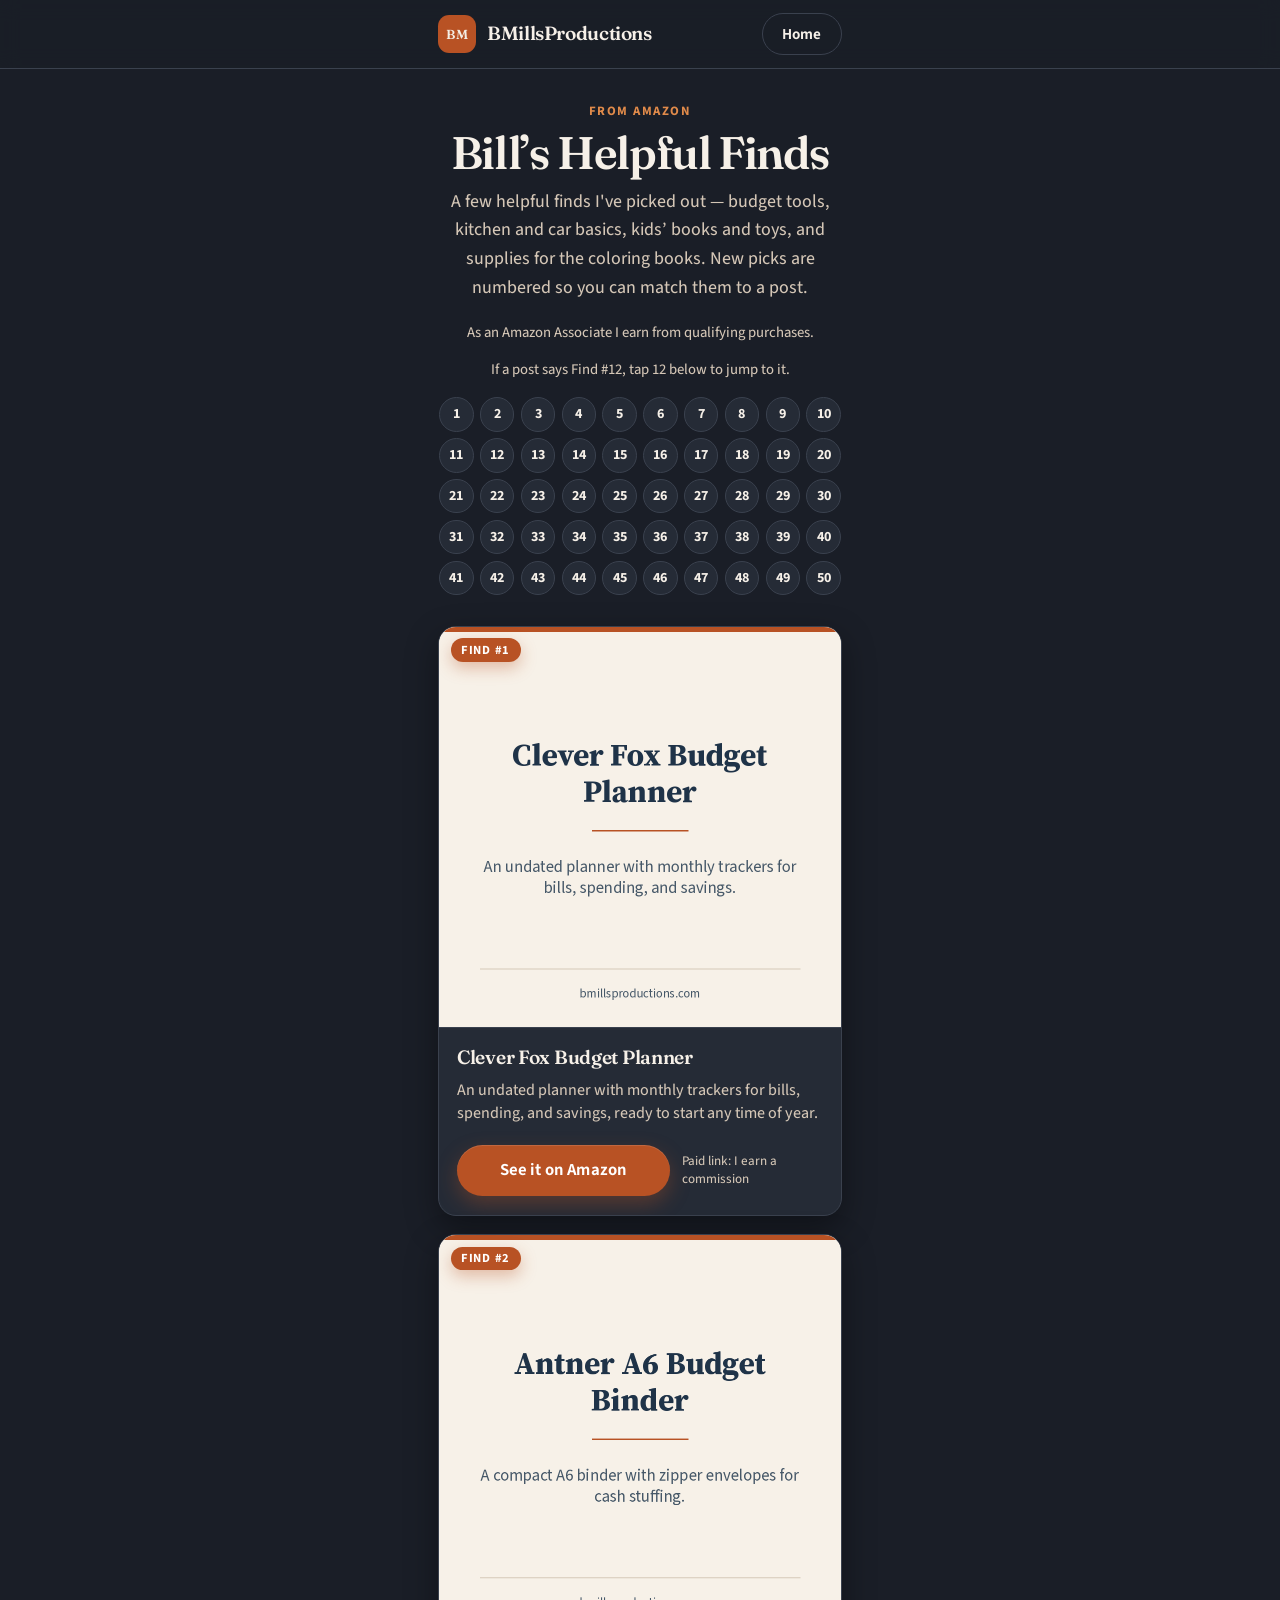
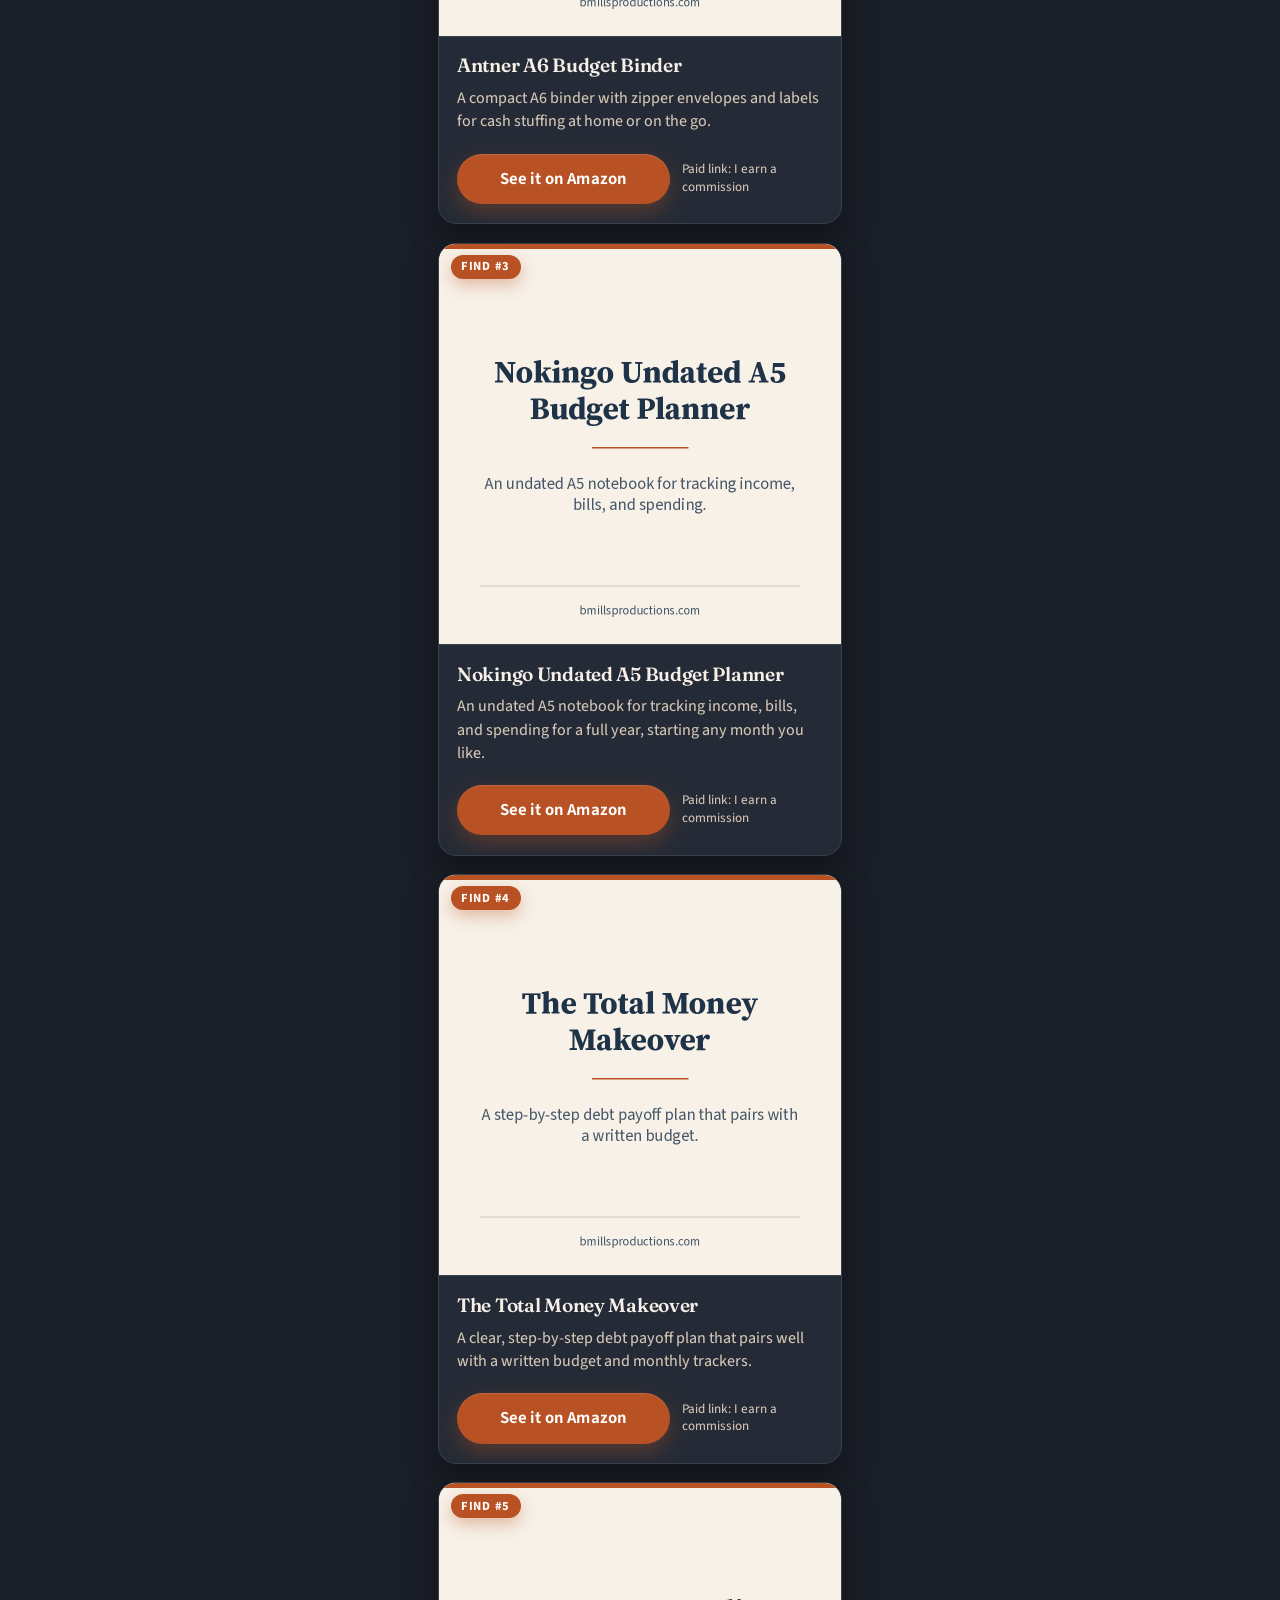
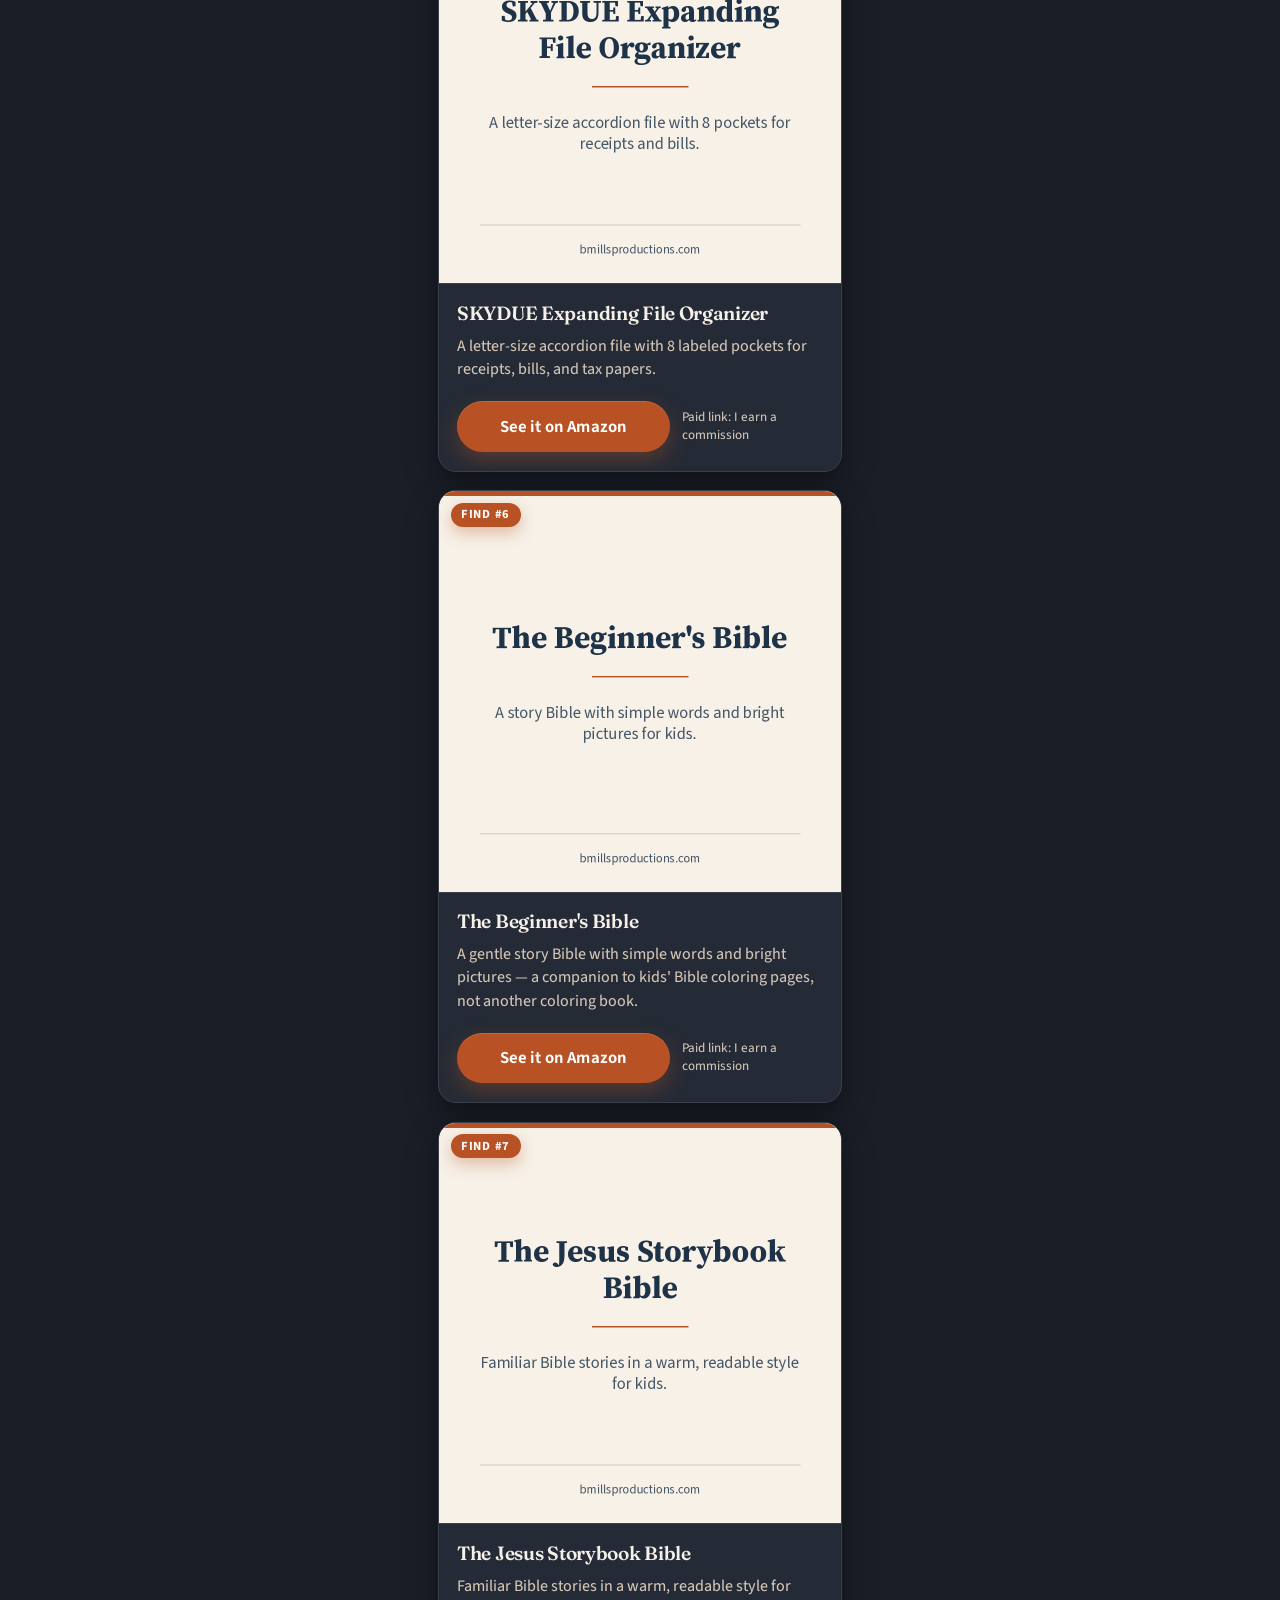
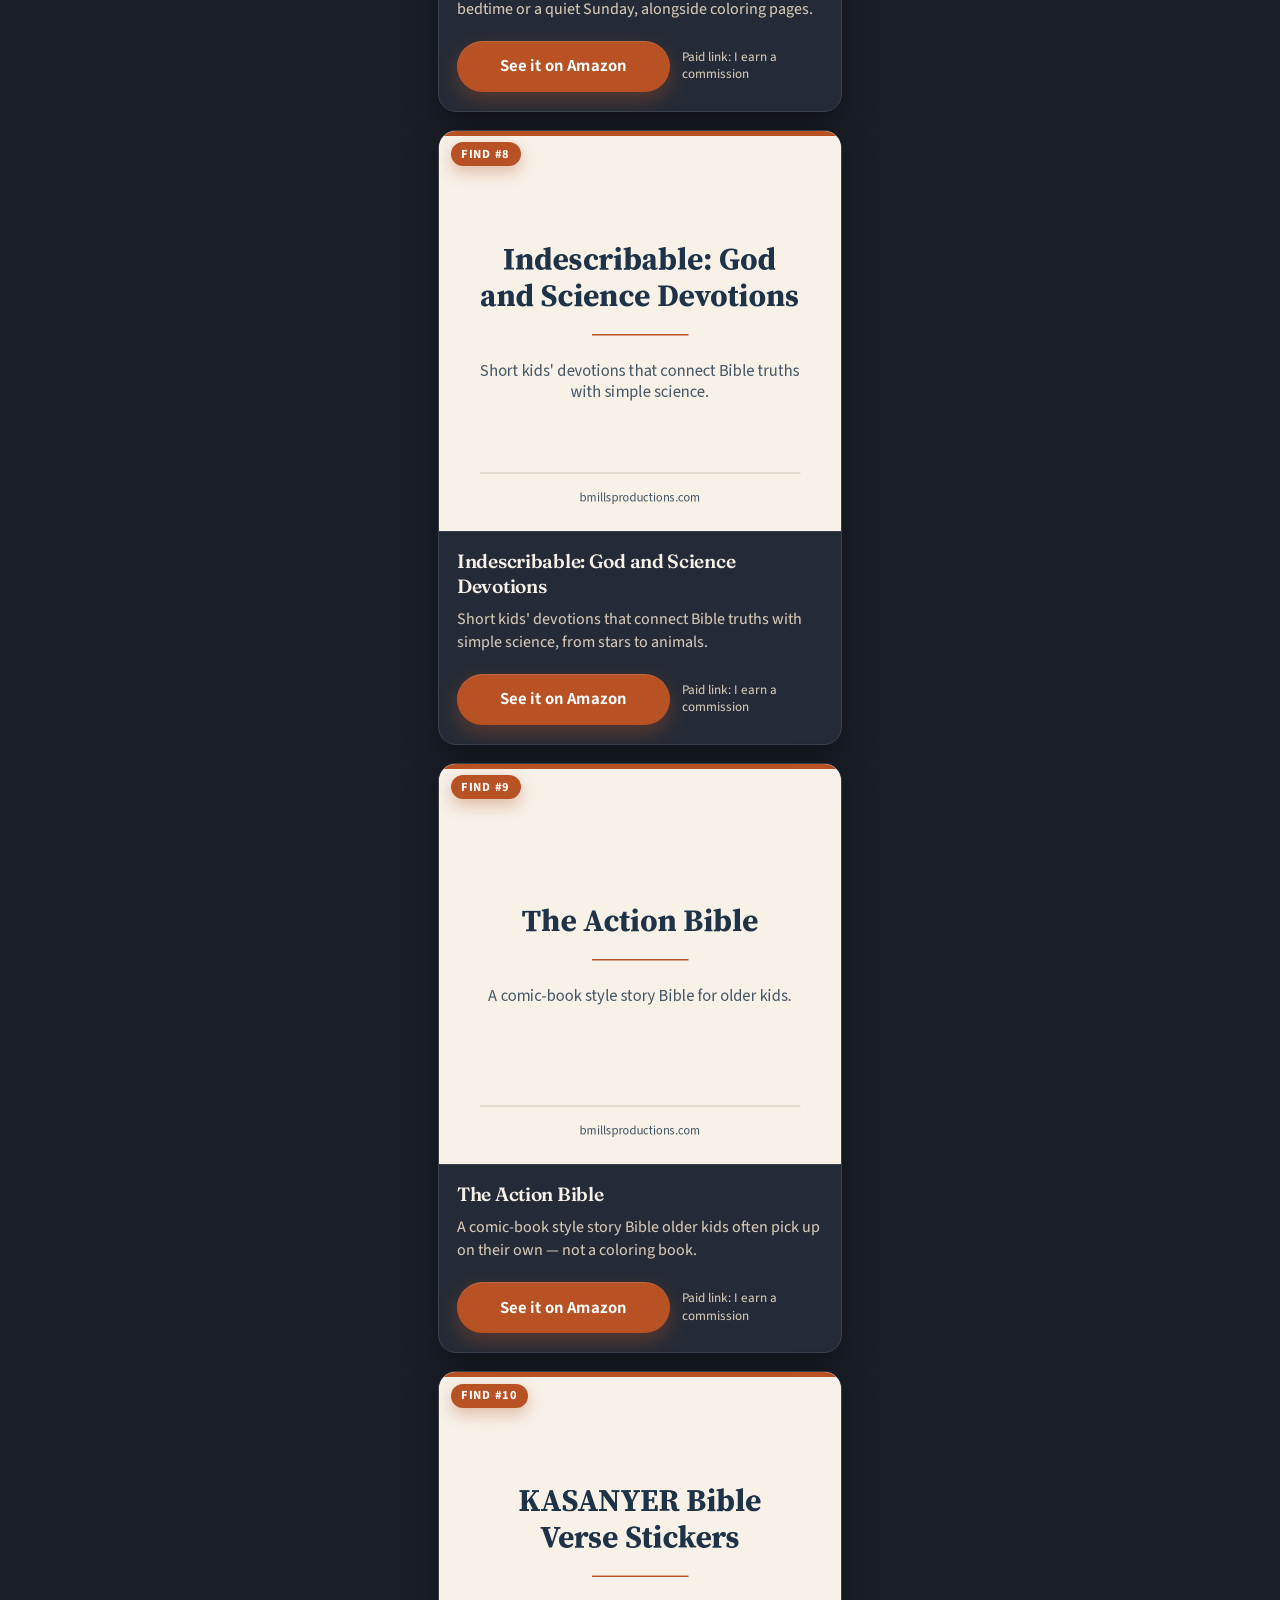
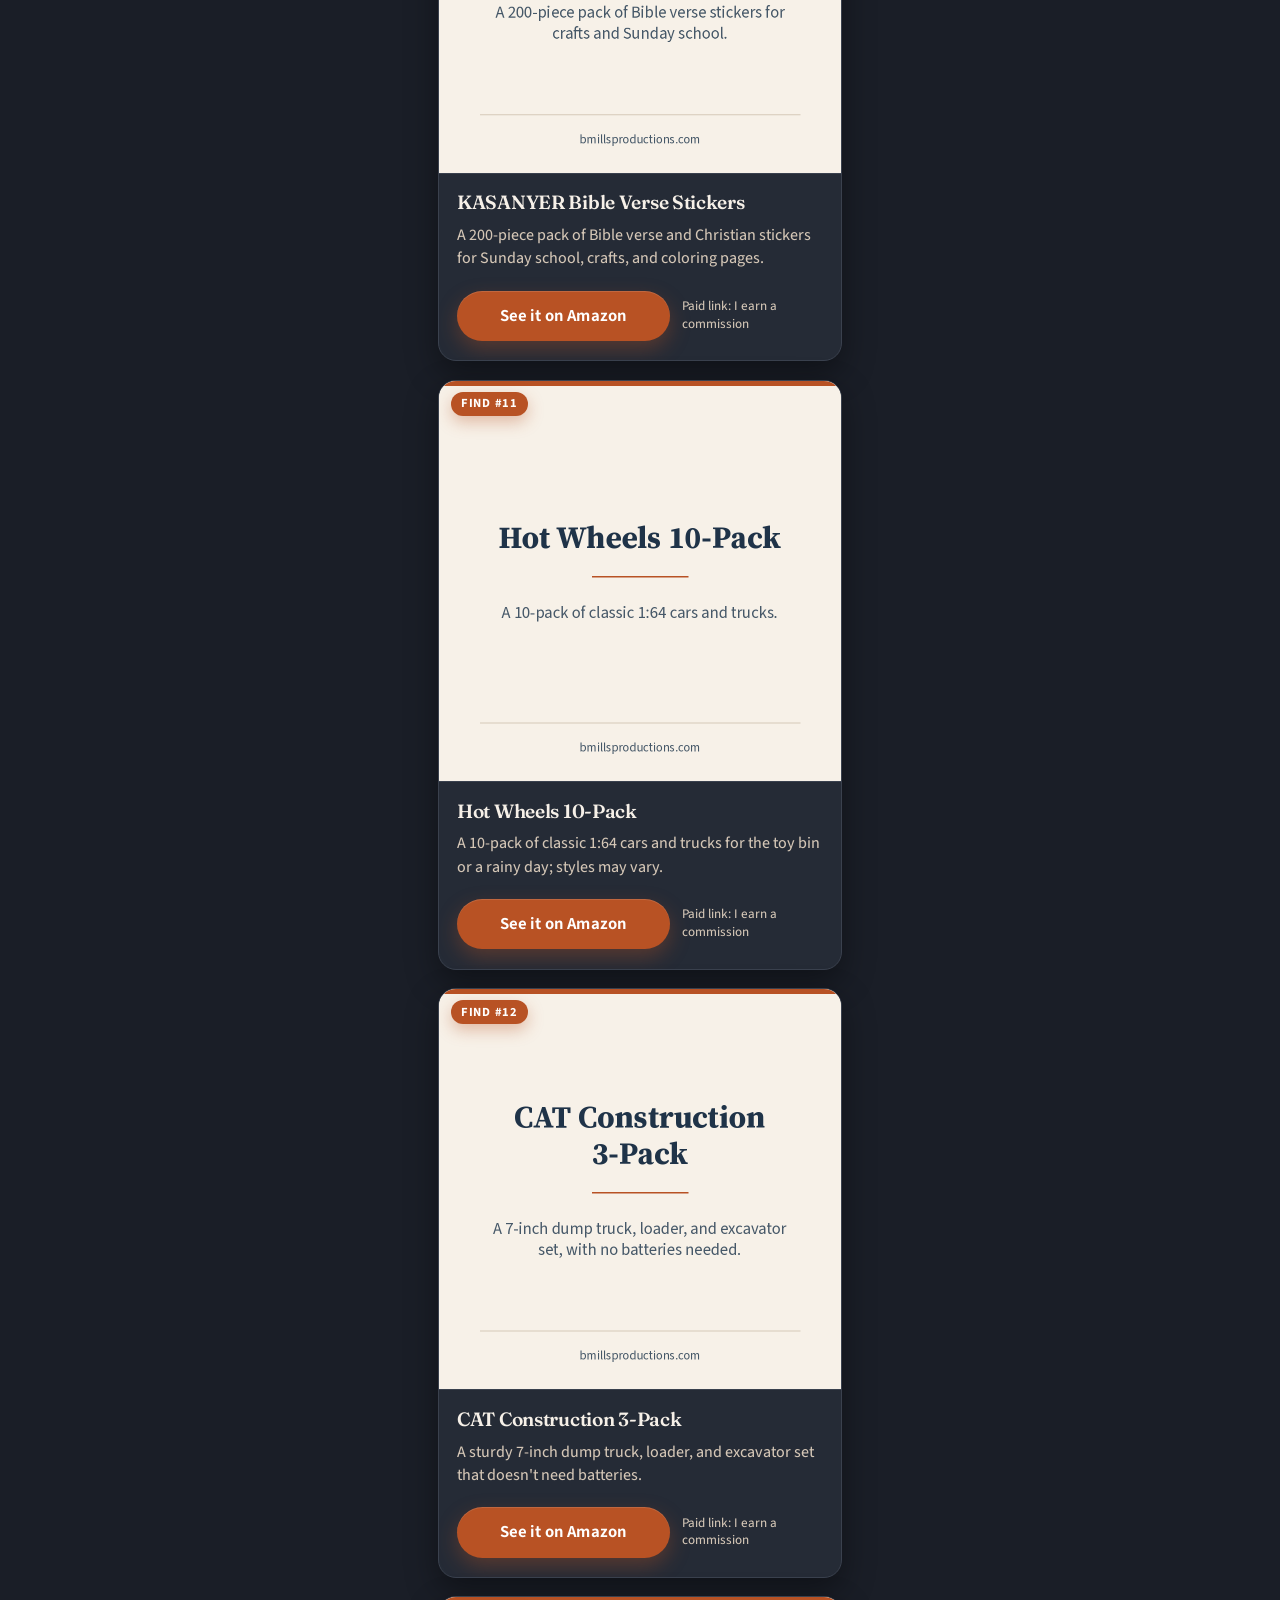
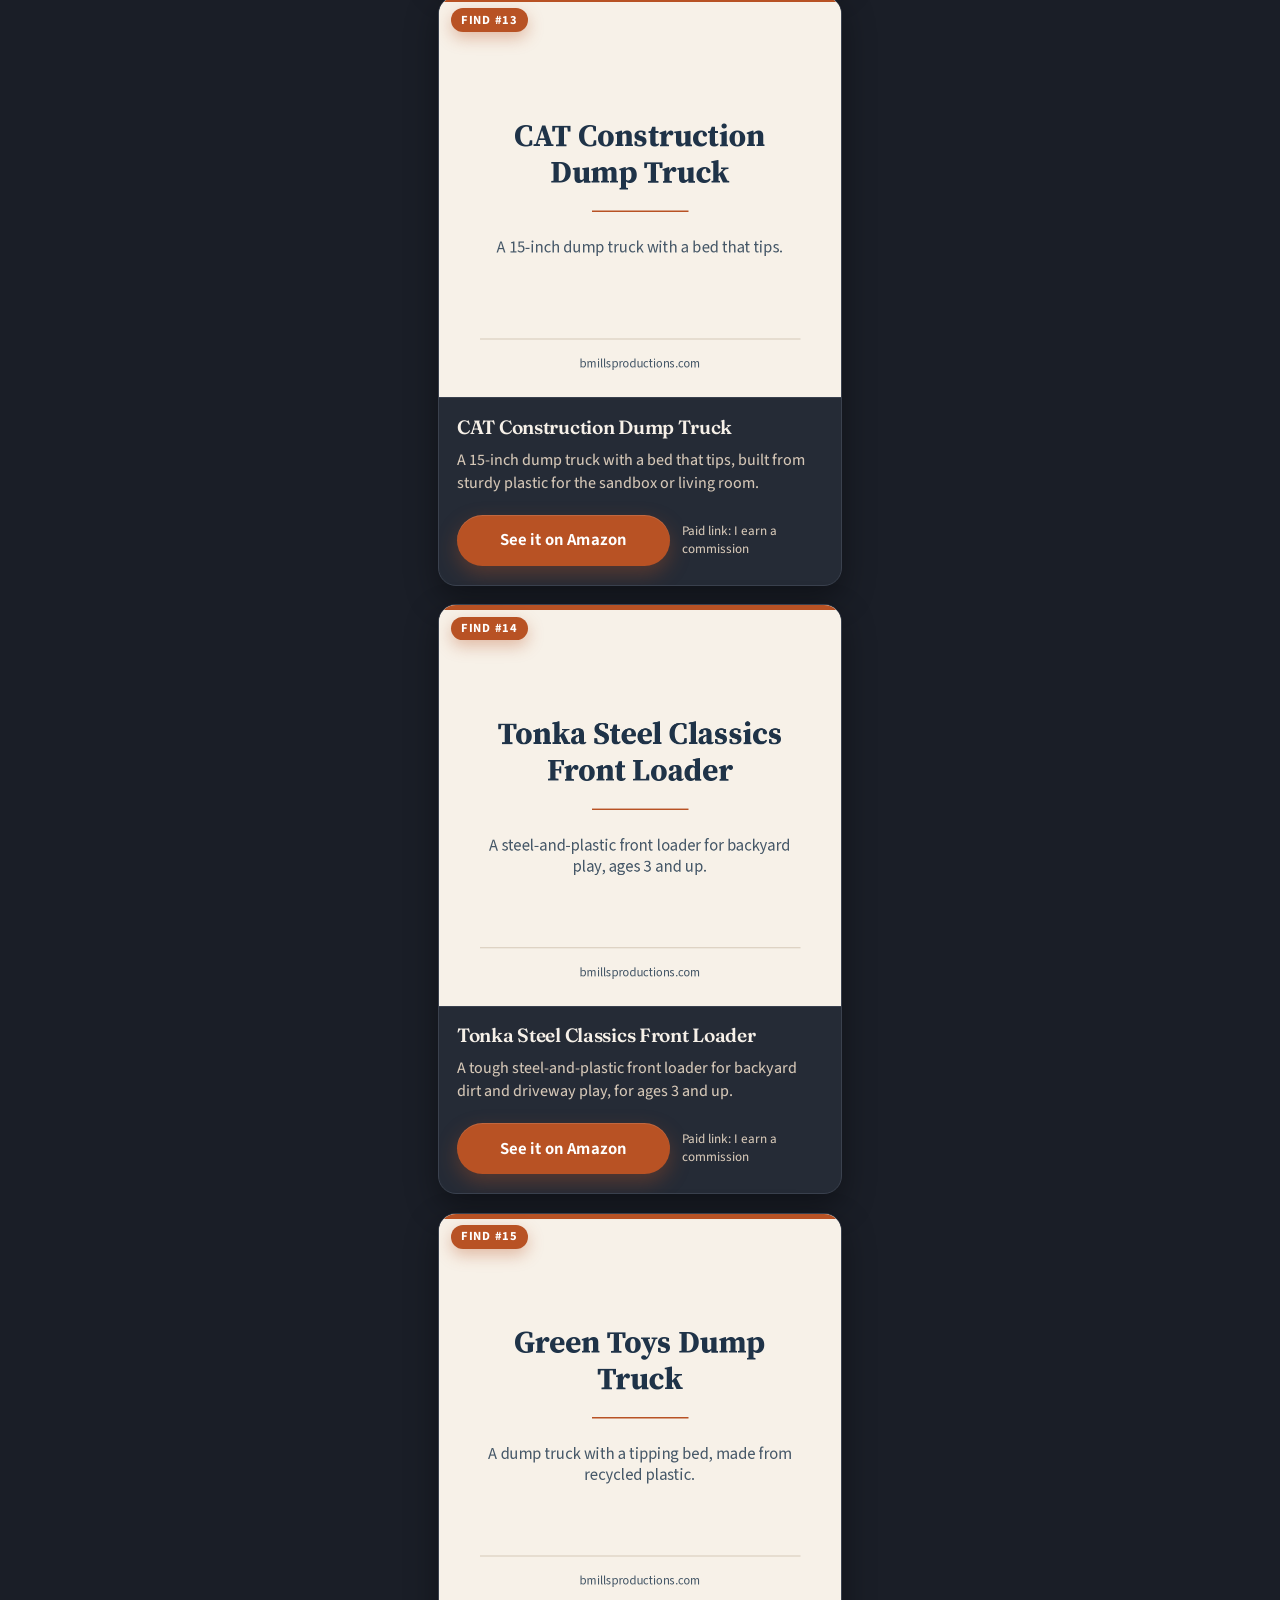
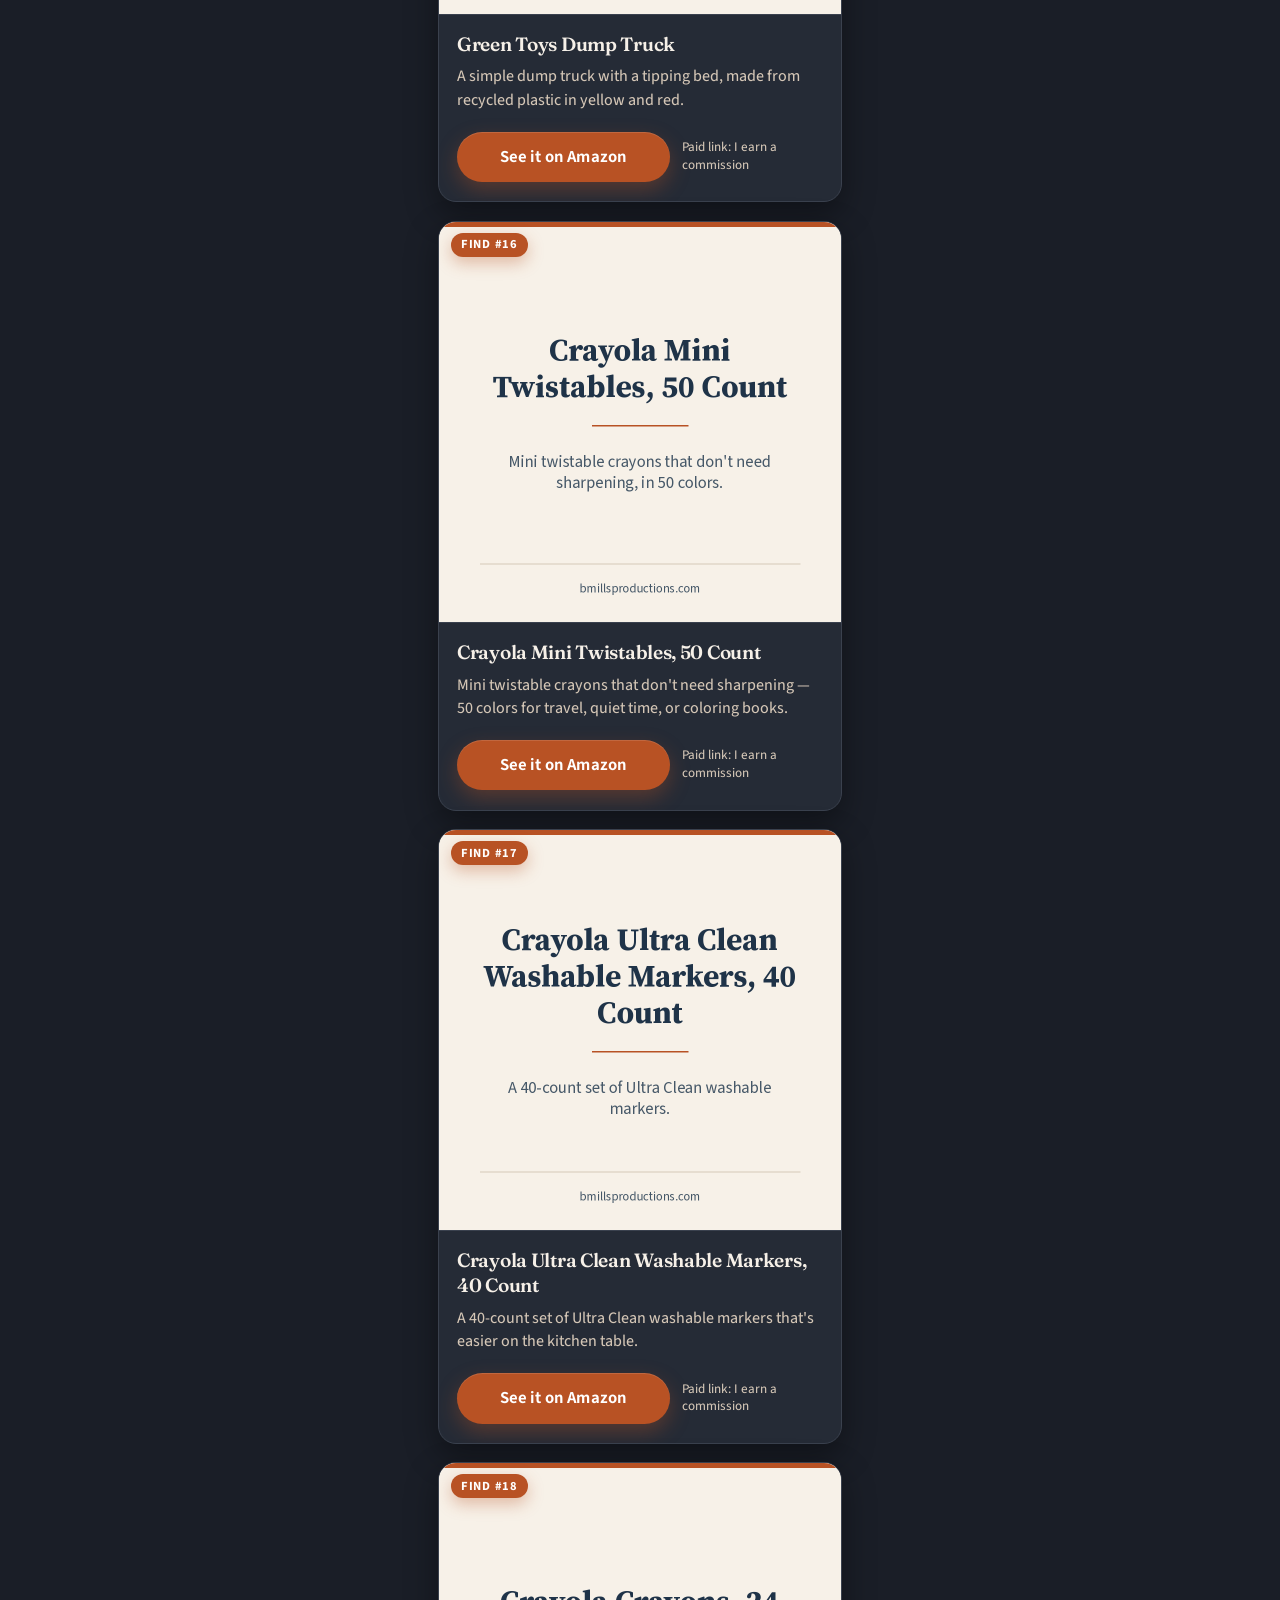
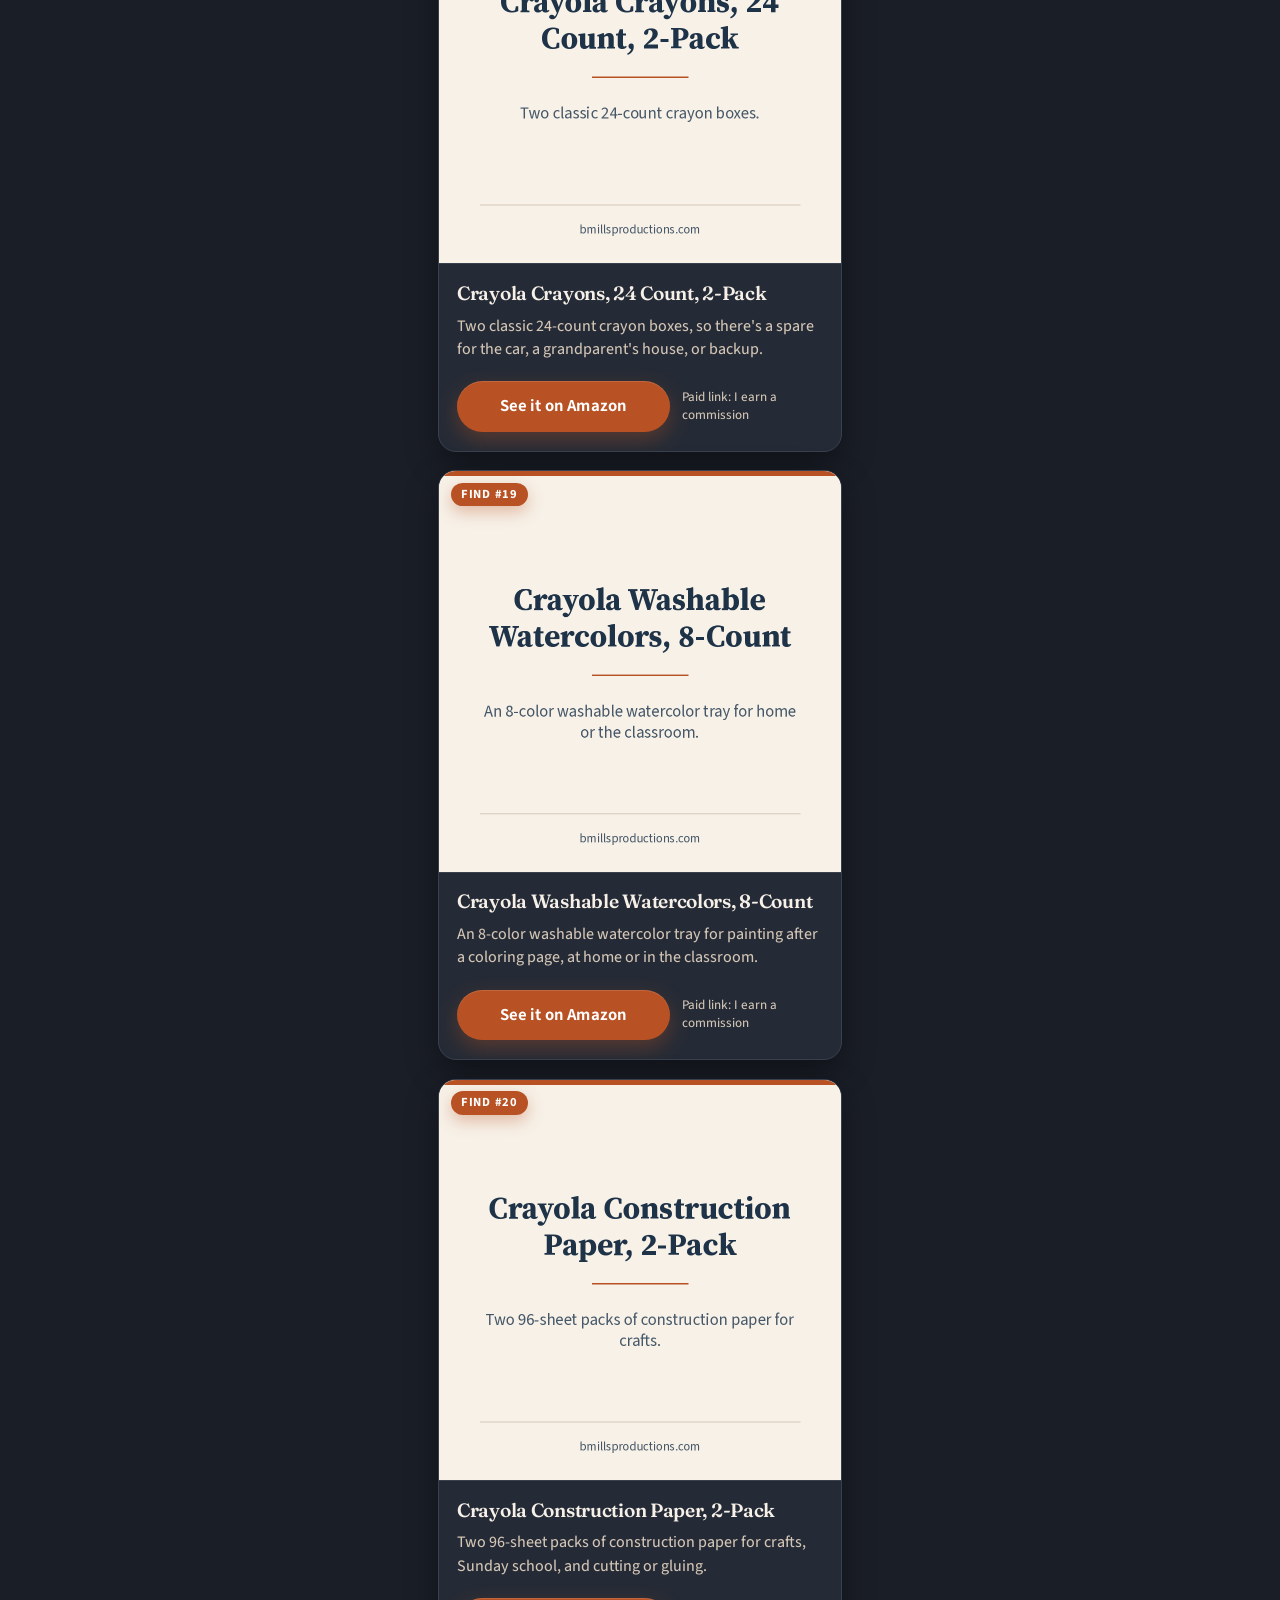
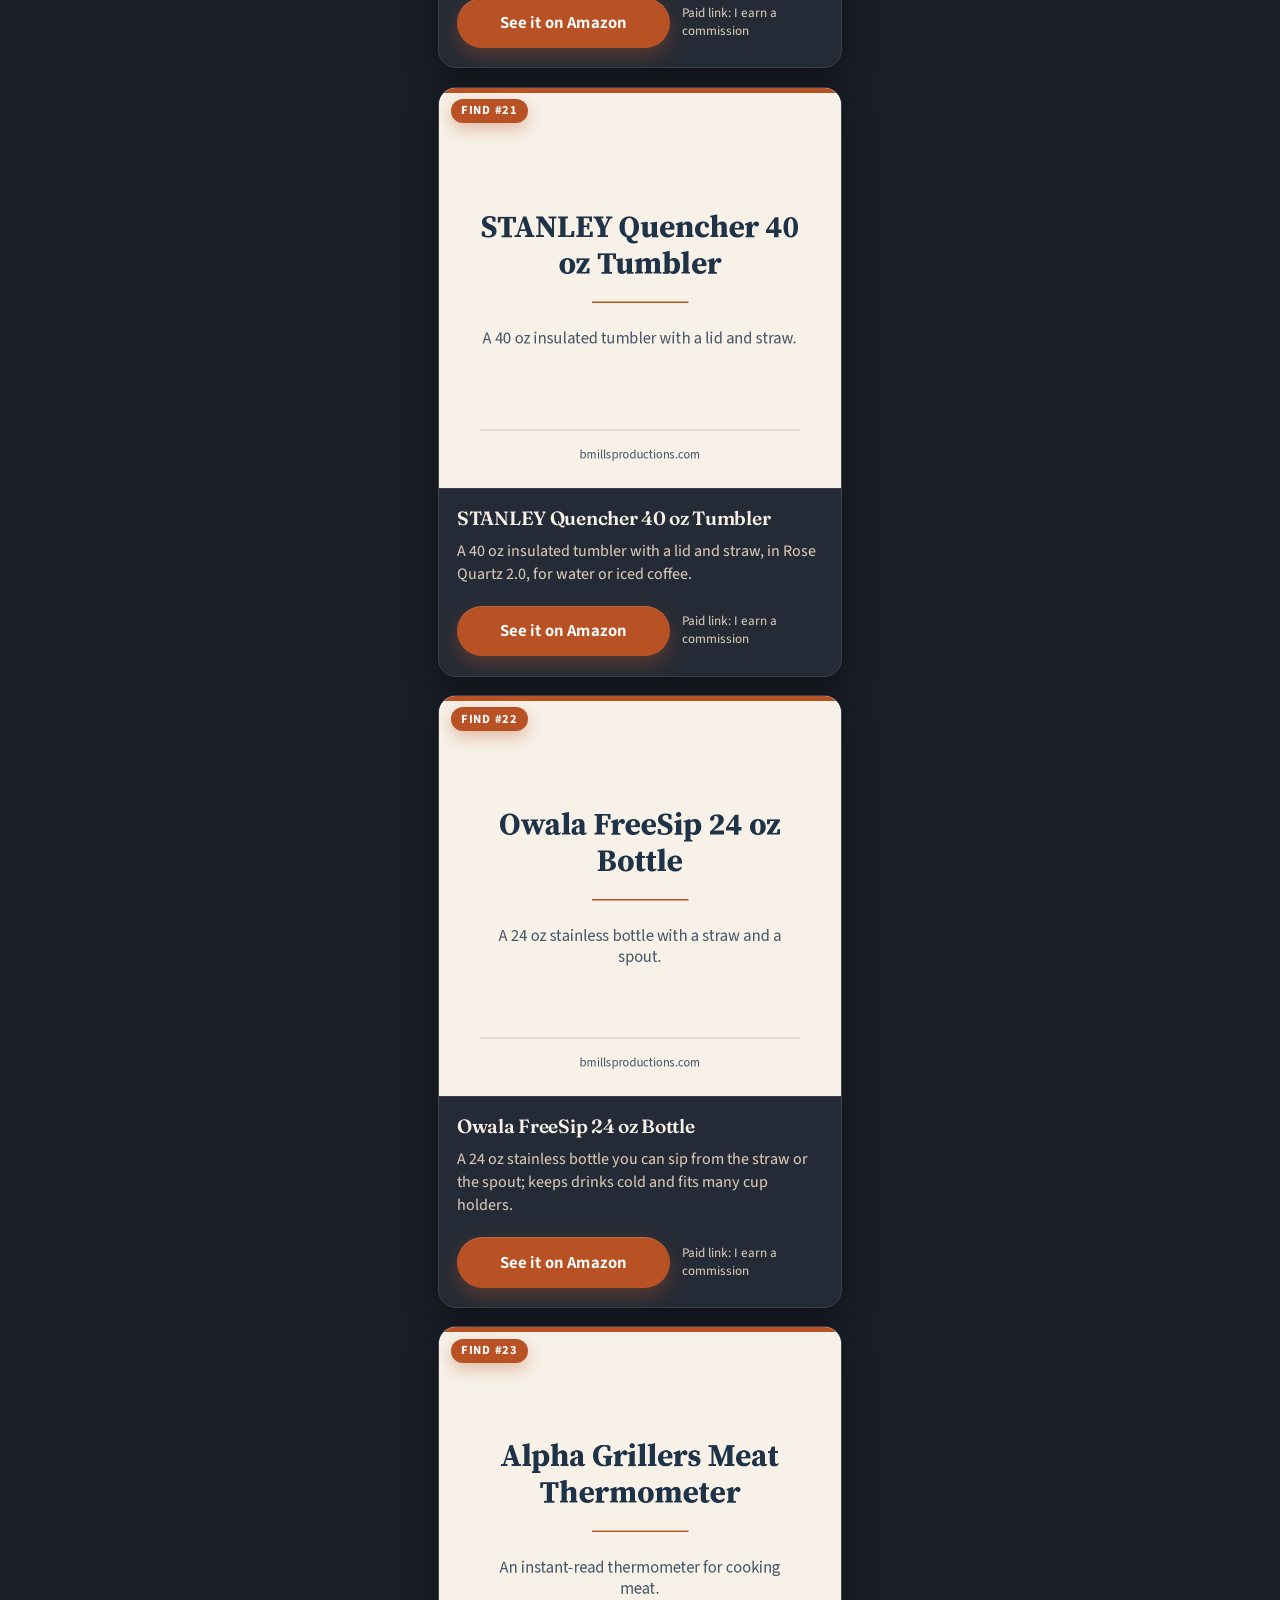
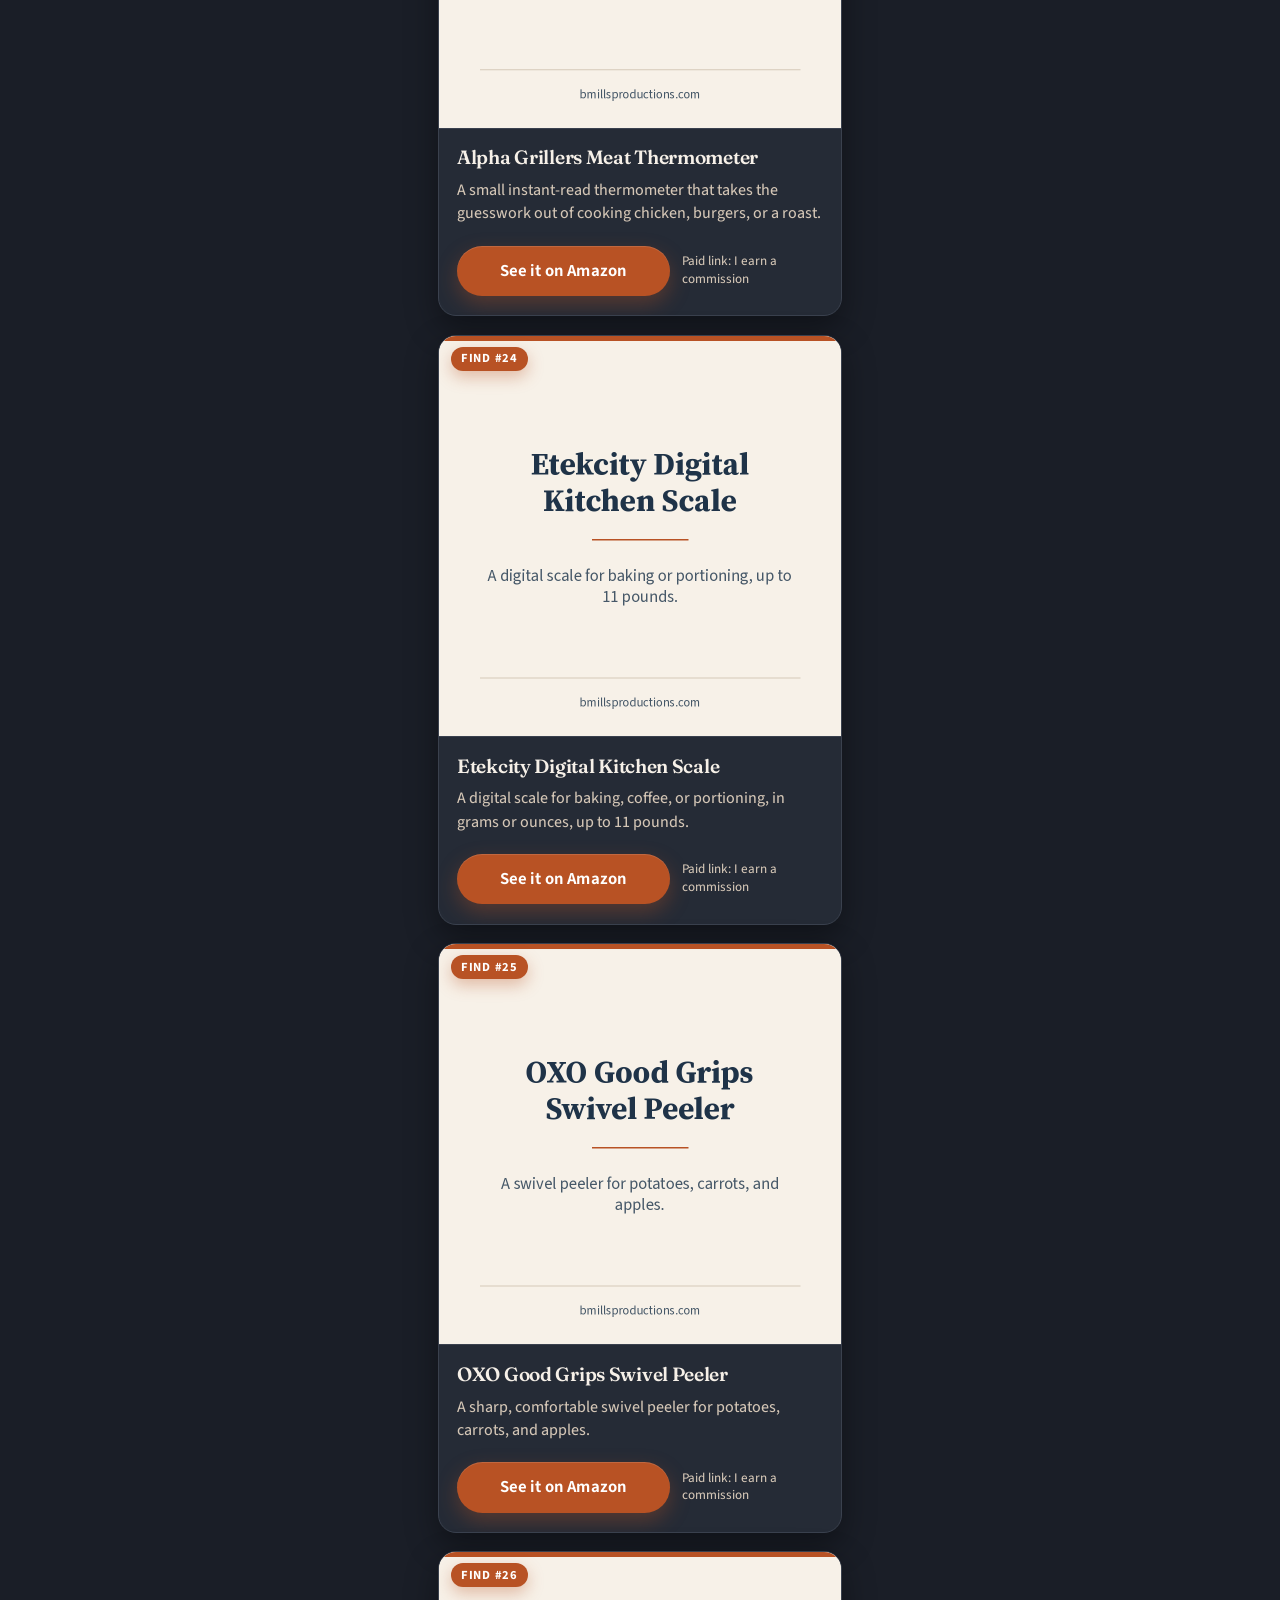
<file: links/index.html>
<!DOCTYPE html>
<html lang="en">
<head>
  <meta charset="utf-8">
  <meta name="viewport" content="width=device-width, initial-scale=1">
  <meta name="color-scheme" content="dark">
  <title>Bill’s Helpful Finds — BMillsProductions</title>
  <meta name="description" content="Handy Amazon picks from Bill Mills, numbered to match his social posts. As an Amazon Associate I earn from qualifying purchases.">
  <link rel="stylesheet" href="../styles.css">
  <link rel="stylesheet" href="links.css">
  <link rel="icon" href="data:image/svg+xml,%3Csvg xmlns='http://www.w3.org/2000/svg' viewBox='0 0 64 64'%3E%3Crect width='64' height='64' rx='16' fill='%231F3348'/%3E%3Ctext x='32' y='42' text-anchor='middle' font-family='Georgia' font-size='22' font-weight='700' fill='%23F7F1E8'%3EBM%3C/text%3E%3C/svg%3E">
</head>
<body class="links-body">
  <a class="skip" href="#main">Skip to content</a>

  <header class="site-header links-header">
    <div class="header-inner">
      <a class="logo" href="../">
        <span class="mark" aria-hidden="true">BM</span>
        <span class="wordmark">BMillsProductions</span>
      </a>
      <a class="btn btn-ghost links-home" href="../">Home</a>
    </div>
  </header>

  <main id="main" class="links-main">
    <section class="links-hero">
      <div class="wrap">
        <p class="eyebrow">From Amazon</p>
        <h1>Bill’s Helpful Finds</h1>
        <p class="lede">A few helpful finds I've picked out — budget tools, kitchen and car basics, kids’ books and toys, and supplies for the coloring books. New picks are numbered so you can match them to a post.</p>
        <p class="disclosure disclosure-top">As an Amazon Associate I earn from qualifying purchases.</p>
        <p class="links-note">If a post says Find #12, tap 12 below to jump to it.</p>
        <nav class="find-jump" aria-label="Jump to a find number">
            <a href="#find-1">1</a>
            <a href="#find-2">2</a>
            <a href="#find-3">3</a>
            <a href="#find-4">4</a>
            <a href="#find-5">5</a>
            <a href="#find-6">6</a>
            <a href="#find-7">7</a>
            <a href="#find-8">8</a>
            <a href="#find-9">9</a>
            <a href="#find-10">10</a>
            <a href="#find-11">11</a>
            <a href="#find-12">12</a>
            <a href="#find-13">13</a>
            <a href="#find-14">14</a>
            <a href="#find-15">15</a>
            <a href="#find-16">16</a>
            <a href="#find-17">17</a>
            <a href="#find-18">18</a>
            <a href="#find-19">19</a>
            <a href="#find-20">20</a>
            <a href="#find-21">21</a>
            <a href="#find-22">22</a>
            <a href="#find-23">23</a>
            <a href="#find-24">24</a>
            <a href="#find-25">25</a>
            <a href="#find-26">26</a>
            <a href="#find-27">27</a>
            <a href="#find-28">28</a>
            <a href="#find-29">29</a>
            <a href="#find-30">30</a>
        </nav>
      </div>
    </section>

    <section class="links-list" aria-label="Helpful Finds">
      <div class="wrap">
        <div class="grid grid-links" id="finds-grid">
          <article class="card link-card" id="find-1">
            <div class="card-media finds-media">
              <span class="find-badge">Find #1</span>
              <img src="../images/finds/01-clever-fox-budget-planner.png" width="800" height="800" alt="Text graphic for Clever Fox Budget Planner, with the line: An undated planner with monthly trackers for bills, spending, and savings.">
            </div>
            <div class="card-body">
              <h3>Clever Fox Budget Planner</h3>
              <p class="card-blurb">An undated planner with monthly trackers for bills, spending, and savings, ready to start any time of year.</p>
              <div class="buy-row">
                <a class="btn btn-primary btn-amazon" href="https://www.amazon.com/dp/B07NP8R47X?tag=billmills-20" target="_blank" rel="sponsored noopener">See it on Amazon</a>
                <span class="paid-link">Paid link: I earn a commission</span>
              </div>
            </div>
          </article>
          <article class="card link-card" id="find-2">
            <div class="card-media finds-media">
              <span class="find-badge">Find #2</span>
              <img src="../images/finds/02-antner-a6-budget-binder.png" width="800" height="800" alt="Text graphic for Antner A6 Budget Binder, with the line: A compact A6 binder with zipper envelopes for cash stuffing.">
            </div>
            <div class="card-body">
              <h3>Antner A6 Budget Binder</h3>
              <p class="card-blurb">A compact A6 binder with zipper envelopes and labels for cash stuffing at home or on the go.</p>
              <div class="buy-row">
                <a class="btn btn-primary btn-amazon" href="https://www.amazon.com/dp/B08YDG3Q3Y?tag=billmills-20" target="_blank" rel="sponsored noopener">See it on Amazon</a>
                <span class="paid-link">Paid link: I earn a commission</span>
              </div>
            </div>
          </article>
          <article class="card link-card" id="find-3">
            <div class="card-media finds-media">
              <span class="find-badge">Find #3</span>
              <img src="../images/finds/03-nokingo-a5-budget-planner.png" width="800" height="800" alt="Text graphic for Nokingo Undated A5 Budget Planner, with the line: An undated A5 notebook for tracking income, bills, and spending.">
            </div>
            <div class="card-body">
              <h3>Nokingo Undated A5 Budget Planner</h3>
              <p class="card-blurb">An undated A5 notebook for tracking income, bills, and spending for a full year, starting any month you like.</p>
              <div class="buy-row">
                <a class="btn btn-primary btn-amazon" href="https://www.amazon.com/dp/B08P47MVC5?tag=billmills-20" target="_blank" rel="sponsored noopener">See it on Amazon</a>
                <span class="paid-link">Paid link: I earn a commission</span>
              </div>
            </div>
          </article>
          <article class="card link-card" id="find-4">
            <div class="card-media finds-media">
              <span class="find-badge">Find #4</span>
              <img src="../images/finds/04-total-money-makeover.png" width="800" height="800" alt="Text graphic for The Total Money Makeover, with the line: A step-by-step debt payoff plan that pairs with a written budget.">
            </div>
            <div class="card-body">
              <h3>The Total Money Makeover</h3>
              <p class="card-blurb">A clear, step-by-step debt payoff plan that pairs well with a written budget and monthly trackers.</p>
              <div class="buy-row">
                <a class="btn btn-primary btn-amazon" href="https://www.amazon.com/dp/140034252X?tag=billmills-20" target="_blank" rel="sponsored noopener">See it on Amazon</a>
                <span class="paid-link">Paid link: I earn a commission</span>
              </div>
            </div>
          </article>
          <article class="card link-card" id="find-5">
            <div class="card-media finds-media">
              <span class="find-badge">Find #5</span>
              <img src="../images/finds/05-skydue-expanding-file.png" width="800" height="800" alt="Text graphic for SKYDUE Expanding File Organizer, with the line: A letter-size accordion file with 8 pockets for receipts and bills.">
            </div>
            <div class="card-body">
              <h3>SKYDUE Expanding File Organizer</h3>
              <p class="card-blurb">A letter-size accordion file with 8 labeled pockets for receipts, bills, and tax papers.</p>
              <div class="buy-row">
                <a class="btn btn-primary btn-amazon" href="https://www.amazon.com/dp/B0C77GP9XB?tag=billmills-20" target="_blank" rel="sponsored noopener">See it on Amazon</a>
                <span class="paid-link">Paid link: I earn a commission</span>
              </div>
            </div>
          </article>
          <article class="card link-card" id="find-6">
            <div class="card-media finds-media">
              <span class="find-badge">Find #6</span>
              <img src="../images/finds/06-beginners-bible.png" width="800" height="800" alt="Text graphic for The Beginner's Bible, with the line: A story Bible with simple words and bright pictures for kids.">
            </div>
            <div class="card-body">
              <h3>The Beginner's Bible</h3>
              <p class="card-blurb">A gentle story Bible with simple words and bright pictures — a companion to kids' Bible coloring pages, not another coloring book.</p>
              <div class="buy-row">
                <a class="btn btn-primary btn-amazon" href="https://www.amazon.com/dp/031075013X?tag=billmills-20" target="_blank" rel="sponsored noopener">See it on Amazon</a>
                <span class="paid-link">Paid link: I earn a commission</span>
              </div>
            </div>
          </article>
          <article class="card link-card" id="find-7">
            <div class="card-media finds-media">
              <span class="find-badge">Find #7</span>
              <img src="../images/finds/07-jesus-storybook-bible.png" width="800" height="800" alt="Text graphic for The Jesus Storybook Bible, with the line: Familiar Bible stories in a warm, readable style for kids.">
            </div>
            <div class="card-body">
              <h3>The Jesus Storybook Bible</h3>
              <p class="card-blurb">Familiar Bible stories in a warm, readable style for bedtime or a quiet Sunday, alongside coloring pages.</p>
              <div class="buy-row">
                <a class="btn btn-primary btn-amazon" href="https://www.amazon.com/dp/0310708257?tag=billmills-20" target="_blank" rel="sponsored noopener">See it on Amazon</a>
                <span class="paid-link">Paid link: I earn a commission</span>
              </div>
            </div>
          </article>
          <article class="card link-card" id="find-8">
            <div class="card-media finds-media">
              <span class="find-badge">Find #8</span>
              <img src="../images/finds/08-indescribable-devotions.png" width="800" height="800" alt="Text graphic for Indescribable: God and Science Devotions, with the line: Short kids' devotions that connect Bible truths with simple science.">
            </div>
            <div class="card-body">
              <h3>Indescribable: God and Science Devotions</h3>
              <p class="card-blurb">Short kids' devotions that connect Bible truths with simple science, from stars to animals.</p>
              <div class="buy-row">
                <a class="btn btn-primary btn-amazon" href="https://www.amazon.com/dp/0718086104?tag=billmills-20" target="_blank" rel="sponsored noopener">See it on Amazon</a>
                <span class="paid-link">Paid link: I earn a commission</span>
              </div>
            </div>
          </article>
          <article class="card link-card" id="find-9">
            <div class="card-media finds-media">
              <span class="find-badge">Find #9</span>
              <img src="../images/finds/09-action-bible.png" width="800" height="800" alt="Text graphic for The Action Bible, with the line: A comic-book style story Bible for older kids.">
            </div>
            <div class="card-body">
              <h3>The Action Bible</h3>
              <p class="card-blurb">A comic-book style story Bible older kids often pick up on their own — not a coloring book.</p>
              <div class="buy-row">
                <a class="btn btn-primary btn-amazon" href="https://www.amazon.com/dp/083077744X?tag=billmills-20" target="_blank" rel="sponsored noopener">See it on Amazon</a>
                <span class="paid-link">Paid link: I earn a commission</span>
              </div>
            </div>
          </article>
          <article class="card link-card" id="find-10">
            <div class="card-media finds-media">
              <span class="find-badge">Find #10</span>
              <img src="../images/finds/10-bible-verse-stickers.png" width="800" height="800" alt="Text graphic for KASANYER Bible Verse Stickers, with the line: A 200-piece pack of Bible verse stickers for crafts and Sunday school.">
            </div>
            <div class="card-body">
              <h3>KASANYER Bible Verse Stickers</h3>
              <p class="card-blurb">A 200-piece pack of Bible verse and Christian stickers for Sunday school, crafts, and coloring pages.</p>
              <div class="buy-row">
                <a class="btn btn-primary btn-amazon" href="https://www.amazon.com/dp/B0CG197T1K?tag=billmills-20" target="_blank" rel="sponsored noopener">See it on Amazon</a>
                <span class="paid-link">Paid link: I earn a commission</span>
              </div>
            </div>
          </article>
          <article class="card link-card" id="find-11">
            <div class="card-media finds-media">
              <span class="find-badge">Find #11</span>
              <img src="../images/finds/11-hot-wheels-10-pack.png" width="800" height="800" alt="Text graphic for Hot Wheels 10-Pack, with the line: A 10-pack of classic 1:64 cars and trucks.">
            </div>
            <div class="card-body">
              <h3>Hot Wheels 10-Pack</h3>
              <p class="card-blurb">A 10-pack of classic 1:64 cars and trucks for the toy bin or a rainy day; styles may vary.</p>
              <div class="buy-row">
                <a class="btn btn-primary btn-amazon" href="https://www.amazon.com/dp/B000B6MKMO?tag=billmills-20" target="_blank" rel="sponsored noopener">See it on Amazon</a>
                <span class="paid-link">Paid link: I earn a commission</span>
              </div>
            </div>
          </article>
          <article class="card link-card" id="find-12">
            <div class="card-media finds-media">
              <span class="find-badge">Find #12</span>
              <img src="../images/finds/12-cat-construction-3-pack.png" width="800" height="800" alt="Text graphic for CAT Construction 3-Pack, with the line: A 7-inch dump truck, loader, and excavator set, with no batteries needed.">
            </div>
            <div class="card-body">
              <h3>CAT Construction 3-Pack</h3>
              <p class="card-blurb">A sturdy 7-inch dump truck, loader, and excavator set that doesn't need batteries.</p>
              <div class="buy-row">
                <a class="btn btn-primary btn-amazon" href="https://www.amazon.com/dp/B07QGKGTK7?tag=billmills-20" target="_blank" rel="sponsored noopener">See it on Amazon</a>
                <span class="paid-link">Paid link: I earn a commission</span>
              </div>
            </div>
          </article>
          <article class="card link-card" id="find-13">
            <div class="card-media finds-media">
              <span class="find-badge">Find #13</span>
              <img src="../images/finds/13-cat-dump-truck.png" width="800" height="800" alt="Text graphic for CAT Construction Dump Truck, with the line: A 15-inch dump truck with a bed that tips.">
            </div>
            <div class="card-body">
              <h3>CAT Construction Dump Truck</h3>
              <p class="card-blurb">A 15-inch dump truck with a bed that tips, built from sturdy plastic for the sandbox or living room.</p>
              <div class="buy-row">
                <a class="btn btn-primary btn-amazon" href="https://www.amazon.com/dp/B07QFB9T78?tag=billmills-20" target="_blank" rel="sponsored noopener">See it on Amazon</a>
                <span class="paid-link">Paid link: I earn a commission</span>
              </div>
            </div>
          </article>
          <article class="card link-card" id="find-14">
            <div class="card-media finds-media">
              <span class="find-badge">Find #14</span>
              <img src="../images/finds/14-tonka-front-loader.png" width="800" height="800" alt="Text graphic for Tonka Steel Classics Front Loader, with the line: A steel-and-plastic front loader for backyard play, ages 3 and up.">
            </div>
            <div class="card-body">
              <h3>Tonka Steel Classics Front Loader</h3>
              <p class="card-blurb">A tough steel-and-plastic front loader for backyard dirt and driveway play, for ages 3 and up.</p>
              <div class="buy-row">
                <a class="btn btn-primary btn-amazon" href="https://www.amazon.com/dp/B07ZS6WM9D?tag=billmills-20" target="_blank" rel="sponsored noopener">See it on Amazon</a>
                <span class="paid-link">Paid link: I earn a commission</span>
              </div>
            </div>
          </article>
          <article class="card link-card" id="find-15">
            <div class="card-media finds-media">
              <span class="find-badge">Find #15</span>
              <img src="../images/finds/15-green-toys-dump-truck.png" width="800" height="800" alt="Text graphic for Green Toys Dump Truck, with the line: A dump truck with a tipping bed, made from recycled plastic.">
            </div>
            <div class="card-body">
              <h3>Green Toys Dump Truck</h3>
              <p class="card-blurb">A simple dump truck with a tipping bed, made from recycled plastic in yellow and red.</p>
              <div class="buy-row">
                <a class="btn btn-primary btn-amazon" href="https://www.amazon.com/dp/B001Q3KU9Q?tag=billmills-20" target="_blank" rel="sponsored noopener">See it on Amazon</a>
                <span class="paid-link">Paid link: I earn a commission</span>
              </div>
            </div>
          </article>
          <article class="card link-card" id="find-16">
            <div class="card-media finds-media">
              <span class="find-badge">Find #16</span>
              <img src="../images/finds/16-crayola-mini-twistables.png" width="800" height="800" alt="Text graphic for Crayola Mini Twistables, 50 Count, with the line: Mini twistable crayons that don't need sharpening, in 50 colors.">
            </div>
            <div class="card-body">
              <h3>Crayola Mini Twistables, 50 Count</h3>
              <p class="card-blurb">Mini twistable crayons that don't need sharpening — 50 colors for travel, quiet time, or coloring books.</p>
              <div class="buy-row">
                <a class="btn btn-primary btn-amazon" href="https://www.amazon.com/dp/B07D4T2XKB?tag=billmills-20" target="_blank" rel="sponsored noopener">See it on Amazon</a>
                <span class="paid-link">Paid link: I earn a commission</span>
              </div>
            </div>
          </article>
          <article class="card link-card" id="find-17">
            <div class="card-media finds-media">
              <span class="find-badge">Find #17</span>
              <img src="../images/finds/17-crayola-washable-markers.png" width="800" height="800" alt="Text graphic for Crayola Ultra Clean Washable Markers, 40 Count, with the line: A 40-count set of Ultra Clean washable markers.">
            </div>
            <div class="card-body">
              <h3>Crayola Ultra Clean Washable Markers, 40 Count</h3>
              <p class="card-blurb">A 40-count set of Ultra Clean washable markers that's easier on the kitchen table.</p>
              <div class="buy-row">
                <a class="btn btn-primary btn-amazon" href="https://www.amazon.com/dp/B0773LNGYB?tag=billmills-20" target="_blank" rel="sponsored noopener">See it on Amazon</a>
                <span class="paid-link">Paid link: I earn a commission</span>
              </div>
            </div>
          </article>
          <article class="card link-card" id="find-18">
            <div class="card-media finds-media">
              <span class="find-badge">Find #18</span>
              <img src="../images/finds/18-crayola-crayons-2-pack.png" width="800" height="800" alt="Text graphic for Crayola Crayons, 24 Count, 2-Pack, with the line: Two classic 24-count crayon boxes.">
            </div>
            <div class="card-body">
              <h3>Crayola Crayons, 24 Count, 2-Pack</h3>
              <p class="card-blurb">Two classic 24-count crayon boxes, so there's a spare for the car, a grandparent's house, or backup.</p>
              <div class="buy-row">
                <a class="btn btn-primary btn-amazon" href="https://www.amazon.com/dp/B0096XWNNY?tag=billmills-20" target="_blank" rel="sponsored noopener">See it on Amazon</a>
                <span class="paid-link">Paid link: I earn a commission</span>
              </div>
            </div>
          </article>
          <article class="card link-card" id="find-19">
            <div class="card-media finds-media">
              <span class="find-badge">Find #19</span>
              <img src="../images/finds/19-crayola-watercolors.png" width="800" height="800" alt="Text graphic for Crayola Washable Watercolors, 8-Count, with the line: An 8-color washable watercolor tray for home or the classroom.">
            </div>
            <div class="card-body">
              <h3>Crayola Washable Watercolors, 8-Count</h3>
              <p class="card-blurb">An 8-color washable watercolor tray for painting after a coloring page, at home or in the classroom.</p>
              <div class="buy-row">
                <a class="btn btn-primary btn-amazon" href="https://www.amazon.com/dp/B000HHKAE2?tag=billmills-20" target="_blank" rel="sponsored noopener">See it on Amazon</a>
                <span class="paid-link">Paid link: I earn a commission</span>
              </div>
            </div>
          </article>
          <article class="card link-card" id="find-20">
            <div class="card-media finds-media">
              <span class="find-badge">Find #20</span>
              <img src="../images/finds/20-crayola-construction-paper.png" width="800" height="800" alt="Text graphic for Crayola Construction Paper, 2-Pack, with the line: Two 96-sheet packs of construction paper for crafts.">
            </div>
            <div class="card-body">
              <h3>Crayola Construction Paper, 2-Pack</h3>
              <p class="card-blurb">Two 96-sheet packs of construction paper for crafts, Sunday school, and cutting or gluing.</p>
              <div class="buy-row">
                <a class="btn btn-primary btn-amazon" href="https://www.amazon.com/dp/B0CTNN7NWF?tag=billmills-20" target="_blank" rel="sponsored noopener">See it on Amazon</a>
                <span class="paid-link">Paid link: I earn a commission</span>
              </div>
            </div>
          </article>
          <article class="card link-card" id="find-21">
            <div class="card-media finds-media">
              <span class="find-badge">Find #21</span>
              <img src="../images/finds/21-stanley-quencher-40oz.png" width="800" height="800" alt="Text graphic for STANLEY Quencher 40 oz Tumbler, with the line: A 40 oz insulated tumbler with a lid and straw.">
            </div>
            <div class="card-body">
              <h3>STANLEY Quencher 40 oz Tumbler</h3>
              <p class="card-blurb">A 40 oz insulated tumbler with a lid and straw, in Rose Quartz 2.0, for water or iced coffee.</p>
              <div class="buy-row">
                <a class="btn btn-primary btn-amazon" href="https://www.amazon.com/dp/B0CP9Z56SW?tag=billmills-20" target="_blank" rel="sponsored noopener">See it on Amazon</a>
                <span class="paid-link">Paid link: I earn a commission</span>
              </div>
            </div>
          </article>
          <article class="card link-card" id="find-22">
            <div class="card-media finds-media">
              <span class="find-badge">Find #22</span>
              <img src="../images/finds/22-owala-freesip-24oz.png" width="800" height="800" alt="Text graphic for Owala FreeSip 24 oz Bottle, with the line: A 24 oz stainless bottle with a straw and a spout.">
            </div>
            <div class="card-body">
              <h3>Owala FreeSip 24 oz Bottle</h3>
              <p class="card-blurb">A 24 oz stainless bottle you can sip from the straw or the spout; keeps drinks cold and fits many cup holders.</p>
              <div class="buy-row">
                <a class="btn btn-primary btn-amazon" href="https://www.amazon.com/dp/B085DV8T75?tag=billmills-20" target="_blank" rel="sponsored noopener">See it on Amazon</a>
                <span class="paid-link">Paid link: I earn a commission</span>
              </div>
            </div>
          </article>
          <article class="card link-card" id="find-23">
            <div class="card-media finds-media">
              <span class="find-badge">Find #23</span>
              <img src="../images/finds/23-alpha-grillers-thermometer.png" width="800" height="800" alt="Text graphic for Alpha Grillers Meat Thermometer, with the line: An instant-read thermometer for cooking meat.">
            </div>
            <div class="card-body">
              <h3>Alpha Grillers Meat Thermometer</h3>
              <p class="card-blurb">A small instant-read thermometer that takes the guesswork out of cooking chicken, burgers, or a roast.</p>
              <div class="buy-row">
                <a class="btn btn-primary btn-amazon" href="https://www.amazon.com/dp/B00S93EQUK?tag=billmills-20" target="_blank" rel="sponsored noopener">See it on Amazon</a>
                <span class="paid-link">Paid link: I earn a commission</span>
              </div>
            </div>
          </article>
          <article class="card link-card" id="find-24">
            <div class="card-media finds-media">
              <span class="find-badge">Find #24</span>
              <img src="../images/finds/24-etekcity-kitchen-scale.png" width="800" height="800" alt="Text graphic for Etekcity Digital Kitchen Scale, with the line: A digital scale for baking or portioning, up to 11 pounds.">
            </div>
            <div class="card-body">
              <h3>Etekcity Digital Kitchen Scale</h3>
              <p class="card-blurb">A digital scale for baking, coffee, or portioning, in grams or ounces, up to 11 pounds.</p>
              <div class="buy-row">
                <a class="btn btn-primary btn-amazon" href="https://www.amazon.com/dp/B0113UZJE2?tag=billmills-20" target="_blank" rel="sponsored noopener">See it on Amazon</a>
                <span class="paid-link">Paid link: I earn a commission</span>
              </div>
            </div>
          </article>
          <article class="card link-card" id="find-25">
            <div class="card-media finds-media">
              <span class="find-badge">Find #25</span>
              <img src="../images/finds/25-oxo-swivel-peeler.png" width="800" height="800" alt="Text graphic for OXO Good Grips Swivel Peeler, with the line: A swivel peeler for potatoes, carrots, and apples.">
            </div>
            <div class="card-body">
              <h3>OXO Good Grips Swivel Peeler</h3>
              <p class="card-blurb">A sharp, comfortable swivel peeler for potatoes, carrots, and apples.</p>
              <div class="buy-row">
                <a class="btn btn-primary btn-amazon" href="https://www.amazon.com/dp/B00004OCIP?tag=billmills-20" target="_blank" rel="sponsored noopener">See it on Amazon</a>
                <span class="paid-link">Paid link: I earn a commission</span>
              </div>
            </div>
          </article>
          <article class="card link-card" id="find-26">
            <div class="card-media finds-media">
              <span class="find-badge">Find #26</span>
              <img src="../images/finds/26-rain-x-windshield.png" width="800" height="800" alt="Text graphic for Rain-X Windshield Water Repellent, with the line: A wipe-on windshield treatment that helps rain bead up and roll off.">
            </div>
            <div class="card-body">
              <h3>Rain-X Windshield Water Repellent</h3>
              <p class="card-blurb">A wipe-on windshield treatment that helps rain bead up and roll off in wet weather.</p>
              <div class="buy-row">
                <a class="btn btn-primary btn-amazon" href="https://www.amazon.com/dp/B0000AXNMO?tag=billmills-20" target="_blank" rel="sponsored noopener">See it on Amazon</a>
                <span class="paid-link">Paid link: I earn a commission</span>
              </div>
            </div>
          </article>
          <article class="card link-card" id="find-27">
            <div class="card-media finds-media">
              <span class="find-badge">Find #27</span>
              <img src="../images/finds/27-amazon-basics-microfiber.png" width="800" height="800" alt="Text graphic for Amazon Basics Microfiber Cloths, 24-Pack, with the line: A 24-pack of reusable, lint-free cloths for cleaning.">
            </div>
            <div class="card-body">
              <h3>Amazon Basics Microfiber Cloths, 24-Pack</h3>
              <p class="card-blurb">A 24-pack of reusable, lint-free cloths for windshields, dashboards, and everyday spills.</p>
              <div class="buy-row">
                <a class="btn btn-primary btn-amazon" href="https://www.amazon.com/dp/B009FUF6DM?tag=billmills-20" target="_blank" rel="sponsored noopener">See it on Amazon</a>
                <span class="paid-link">Paid link: I earn a commission</span>
              </div>
            </div>
          </article>
          <article class="card link-card" id="find-28">
            <div class="card-media finds-media">
              <span class="find-badge">Find #28</span>
              <img src="../images/finds/28-kaistyle-magsafe-car-mount.png" width="800" height="800" alt="Text graphic for Kaistyle Magnetic Car Phone Holder (MagSafe-compatible), with the line: A magnetic dash mount that holds a phone in view while driving.">
            </div>
            <div class="card-body">
              <h3>Kaistyle Magnetic Car Phone Holder (MagSafe-compatible)</h3>
              <p class="card-blurb">A magnetic dash mount that keeps your phone in view for maps while you drive.</p>
              <div class="buy-row">
                <a class="btn btn-primary btn-amazon" href="https://www.amazon.com/dp/B0C1Y8Z6VT?tag=billmills-20" target="_blank" rel="sponsored noopener">See it on Amazon</a>
                <span class="paid-link">Paid link: I earn a commission</span>
              </div>
            </div>
          </article>
          <article class="card link-card" id="find-29">
            <div class="card-media finds-media">
              <span class="find-badge">Find #29</span>
              <img src="../images/finds/29-ancel-ad310-obd2.png" width="800" height="800" alt="Text graphic for ANCEL AD310 OBD2 Scanner, with the line: A code reader for 1996 and newer OBD2 vehicles.">
            </div>
            <div class="card-body">
              <h3>ANCEL AD310 OBD2 Scanner</h3>
              <p class="card-blurb">A simple code reader for 1996 and newer OBD2 vehicles, to check and clear engine lights.</p>
              <div class="buy-row">
                <a class="btn btn-primary btn-amazon" href="https://www.amazon.com/dp/B01G5EA74I?tag=billmills-20" target="_blank" rel="sponsored noopener">See it on Amazon</a>
                <span class="paid-link">Paid link: I earn a commission</span>
              </div>
            </div>
          </article>
          <article class="card link-card" id="find-30">
            <div class="card-media finds-media">
              <span class="find-badge">Find #30</span>
              <img src="../images/finds/30-energizer-jumper-cables.png" width="800" height="800" alt="Text graphic for Energizer 12-Foot Jumper Cables, with the line: 12-foot, 10-gauge cables with a carrying bag.">
            </div>
            <div class="card-body">
              <h3>Energizer 12-Foot Jumper Cables</h3>
              <p class="card-blurb">12-foot, 10-gauge cables with a carrying bag, ready for the trunk when a battery dies.</p>
              <div class="buy-row">
                <a class="btn btn-primary btn-amazon" href="https://www.amazon.com/dp/B09592FGCY?tag=billmills-20" target="_blank" rel="sponsored noopener">See it on Amazon</a>
                <span class="paid-link">Paid link: I earn a commission</span>
              </div>
            </div>
          </article>
        </div>
      </div>
    </section>

    <section class="links-list links-earlier" aria-label="Finds from earlier posts">
      <div class="wrap">
        <div class="section-head">
          <div>
            <p class="eyebrow">From earlier posts</p>
            <h2>Earlier finds</h2>
            <p class="lede">These six were shared first. They are listed separately so the numbers above stay unique.</p>
          </div>
        </div>
        <div class="grid grid-links" id="earlier-grid">
          <article class="card link-card" id="earlier-e1">
            <div class="card-media finds-media">
              <span class="find-badge">Earlier</span>
              <img src="../images/finds/earlier-01-skydue-budget-binder.png" width="800" height="800" alt="Text graphic for SKYDUE Budget Binder, with the line: A small binder with zipper cash envelopes for spending categories.">
            </div>
            <div class="card-body">
              <h3>SKYDUE Budget Binder</h3>
              <p class="card-blurb">A small binder with zipper cash envelopes to keep spending categories right next to your printed budget pages.</p>
              <div class="buy-row">
                <a class="btn btn-primary btn-amazon" href="https://www.amazon.com/dp/B0967RNWX3?tag=billmills-20" target="_blank" rel="sponsored noopener">See it on Amazon</a>
                <span class="paid-link">Paid link: I earn a commission</span>
              </div>
            </div>
          </article>
          <article class="card link-card" id="earlier-e2">
            <div class="card-media finds-media">
              <span class="find-badge">Earlier</span>
              <img src="../images/finds/earlier-02-hammermill-copy-plus.png" width="800" height="800" alt="Text graphic for Hammermill Copy Plus Paper, with the line: Everyday letter-size paper for printing at home.">
            </div>
            <div class="card-body">
              <h3>Hammermill Copy Plus Paper</h3>
              <p class="card-blurb">Everyday letter-size paper for printing budget pages and kids' activity sheets at home.</p>
              <div class="buy-row">
                <a class="btn btn-primary btn-amazon" href="https://www.amazon.com/dp/B005NL739M?tag=billmills-20" target="_blank" rel="sponsored noopener">See it on Amazon</a>
                <span class="paid-link">Paid link: I earn a commission</span>
              </div>
            </div>
          </article>
          <article class="card link-card" id="earlier-e3">
            <div class="card-media finds-media">
              <span class="find-badge">Earlier</span>
              <img src="../images/finds/earlier-03-command-designer-hooks.png" width="800" height="800" alt="Text graphic for Command Medium Designer Hooks, with the line: Damage-free wall hooks for keys and hats.">
            </div>
            <div class="card-body">
              <h3>Command Medium Designer Hooks</h3>
              <p class="card-blurb">Damage-free wall hooks for keys and hats in the entryway, closet, or kitchen.</p>
              <div class="buy-row">
                <a class="btn btn-primary btn-amazon" href="https://www.amazon.com/dp/B0000CFLYU?tag=billmills-20" target="_blank" rel="sponsored noopener">See it on Amazon</a>
                <span class="paid-link">Paid link: I earn a commission</span>
              </div>
            </div>
          </article>
          <article class="card link-card" id="earlier-e4">
            <div class="card-media finds-media">
              <span class="find-badge">Earlier</span>
              <img src="../images/finds/earlier-04-crayola-colored-pencils.png" width="800" height="800" alt="Text graphic for Crayola 36 Colored Pencils, with the line: A 36-count box of colored pencils for coloring books.">
            </div>
            <div class="card-body">
              <h3>Crayola 36 Colored Pencils</h3>
              <p class="card-blurb">A full box of colors that pairs perfectly with Bible story and truck coloring books.</p>
              <div class="buy-row">
                <a class="btn btn-primary btn-amazon" href="https://www.amazon.com/dp/B007FI5RF8?tag=billmills-20" target="_blank" rel="sponsored noopener">See it on Amazon</a>
                <span class="paid-link">Paid link: I earn a commission</span>
              </div>
            </div>
          </article>
          <article class="card link-card" id="earlier-e5">
            <div class="card-media finds-media">
              <span class="find-badge">Earlier</span>
              <img src="../images/finds/earlier-05-kitchenaid-shears.png" width="800" height="800" alt="Text graphic for KitchenAid Shears, with the line: Kitchen shears with a protective sheath.">
            </div>
            <div class="card-body">
              <h3>KitchenAid Shears</h3>
              <p class="card-blurb">Handy shears with a protective sheath for snipping herbs and opening packages.</p>
              <div class="buy-row">
                <a class="btn btn-primary btn-amazon" href="https://www.amazon.com/dp/B07PZF3QS3?tag=billmills-20" target="_blank" rel="sponsored noopener">See it on Amazon</a>
                <span class="paid-link">Paid link: I earn a commission</span>
              </div>
            </div>
          </article>
          <article class="card link-card" id="earlier-e6">
            <div class="card-media finds-media">
              <span class="find-badge">Earlier</span>
              <img src="../images/finds/earlier-06-astroai-tire-gauge.png" width="800" height="800" alt="Text graphic for AstroAI Tire Gauge, with the line: A small digital gauge for tire-pressure checks.">
            </div>
            <div class="card-body">
              <h3>AstroAI Tire Gauge</h3>
              <p class="card-blurb">A small digital gauge for quick tire checks that fits in the glove box.</p>
              <div class="buy-row">
                <a class="btn btn-primary btn-amazon" href="https://www.amazon.com/dp/B01J8DLGU2?tag=billmills-20" target="_blank" rel="sponsored noopener">See it on Amazon</a>
                <span class="paid-link">Paid link: I earn a commission</span>
              </div>
            </div>
          </article>
        </div>
      </div>
    </section>

    <section class="links-also" aria-label="More from Bill">
      <div class="wrap">
        <p class="eyebrow">Also from Bill</p>
        <h2>More places to visit</h2>
        <p class="lede">Printables and coloring books live on the main site and in the Etsy shop. New videos are on YouTube.</p>
        <div class="also-links">
          <a class="btn btn-navy" href="https://www.youtube.com/@mrbillmills1" target="_blank" rel="noopener noreferrer">YouTube</a>
          <a class="btn btn-primary" href="https://www.etsy.com/shop/BMillsProductions" target="_blank" rel="noopener noreferrer">Etsy shop</a>
          <a class="btn btn-ghost" href="../">Back to the homepage</a>
        </div>
      </div>
    </section>
  </main>

  <footer class="site-footer links-footer">
    <div class="wrap footer-inner">
      <div>
        <p class="footer-brand">BMillsProductions</p>
        <p>Bill Mills · Denver. Bible coloring books by B.E. Mills. Money planners sold as BMillsProductions.</p>
        <p class="footer-contact">Contact: <a href="mailto:mills.bill.mr@gmail.com">mills.bill.mr@gmail.com</a></p>
        <p class="disclosure disclosure-footer">As an Amazon Associate I earn from qualifying purchases.</p>
      </div>
      <div class="footer-links">
        <a href="../">Home</a>
        <a href="https://www.youtube.com/@mrbillmills1" target="_blank" rel="noopener noreferrer">YouTube</a>
        <a href="https://www.etsy.com/shop/BMillsProductions" target="_blank" rel="noopener noreferrer">Etsy shop</a>
      </div>
    </div>
  </footer>

  <script src="products.js"></script>
  <script>
    (function () {
      function escapeAttr(s) {
        return String(s || "").replace(/&/g, "&amp;").replace(/"/g, "&quot;").replace(/</g, "&lt;");
      }
      function escapeText(s) {
        return String(s || "").replace(/&/g, "&amp;").replace(/</g, "&lt;");
      }
      function cardHtml(p, badge, anchor) {
        return (
          '<article class="card link-card" id="' + anchor + '">' +
            '<div class="card-media finds-media">' +
              '<span class="find-badge">' + badge + "</span>" +
              '<img src="' + p.image + '" width="' + p.width + '" height="' + p.height + '" alt="' + escapeAttr(p.alt) + '">' +
            "</div>" +
            '<div class="card-body">' +
              "<h3>" + escapeText(p.name) + "</h3>" +
              '<p class="card-blurb">' + escapeText(p.blurb) + "</p>" +
              '<div class="buy-row">' +
              '<a class="btn btn-primary btn-amazon" href="' + p.url + '" target="_blank" rel="sponsored noopener">See it on Amazon</a>' +
              '<span class="paid-link">Paid link: I earn a commission</span>' +
              "</div>" +
            "</div>" +
          "</article>"
        );
      }
      var grid = document.getElementById("finds-grid");
      var items = window.FAVORITE_FINDS || [];
      if (grid && items.length) {
        grid.innerHTML = items.map(function (p) {
          return cardHtml(p, "Find #" + p.num, "find-" + p.num);
        }).join("");
      }
      var jump = document.querySelector(".find-jump");
      if (jump && items.length) {
        jump.innerHTML = items.map(function (p) {
          return '<a href="#find-' + p.num + '">' + p.num + "</a>";
        }).join("");
      }
      var earlier = document.getElementById("earlier-grid");
      var oldItems = window.EARLIER_FINDS || [];
      if (earlier && oldItems.length) {
        earlier.innerHTML = oldItems.map(function (p) {
          return cardHtml(p, "Earlier", "earlier-" + String(p.id || "").toLowerCase());
        }).join("");
      }
    })();
  </script>
</body>
</html>
</file>
<file: styles.css>
/* BMillsProductions — original marketplace look (not an Etsy copy).
   Dark theme: warm charcoal/navy surfaces, off-white type, terracotta accents.
   Fonts are Fraunces + Source Sans 3. Light theme is preserved in styles-light.css. */

@font-face {
  font-family: "Fraunces";
  src: url("fonts/Fraunces-Variable.ttf") format("truetype");
  font-weight: 100 900;
  font-style: normal;
  font-display: swap;
}
@font-face {
  font-family: "Fraunces";
  src: url("fonts/Fraunces-Italic-Variable.ttf") format("truetype");
  font-weight: 100 900;
  font-style: italic;
  font-display: swap;
}
@font-face {
  font-family: "Source Sans 3";
  src: url("fonts/SourceSans3-Variable.ttf") format("truetype");
  font-weight: 200 900;
  font-style: normal;
  font-display: swap;
}
@font-face {
  font-family: "Source Sans 3";
  src: url("fonts/SourceSans3-Italic-Variable.ttf") format("truetype");
  font-weight: 200 900;
  font-style: italic;
  font-display: swap;
}

:root {
  /* Page and surfaces — warm charcoal/navy, not a cold blue-black */
  --cream: #1A1E27;
  --cream-deep: #222733;
  --paper: #252B36;
  --ink: #F3EDE4;
  --ink-soft: #D4C6B6;
  --navy: #F6F0E8;
  --accent: #E08A4A;
  --accent-btn: #B85224;
  --accent-hover: #A8491F;
  --accent-soft: rgba(224, 138, 74, 0.16);
  --line: #3A414E;
  --shadow: 0 12px 32px rgba(0, 0, 0, 0.38);
  --shadow-hover: 0 16px 40px rgba(0, 0, 0, 0.5);
  --radius: 18px;
  --serif: "Fraunces", Georgia, "Times New Roman", serif;
  --sans: "Source Sans 3", "Source Sans Pro", "Helvetica Neue", Arial, sans-serif;
  --header-h: 4.25rem;
}

*, *::before, *::after { box-sizing: border-box; }
html { scroll-behavior: smooth; color-scheme: dark; }
@media (prefers-reduced-motion: reduce) {
  html { scroll-behavior: auto; }
  * { transition: none !important; animation: none !important; }
}

body {
  margin: 0;
  background: var(--cream);
  color: var(--ink);
  font-family: var(--sans);
  font-size: 1.0625rem;
  line-height: 1.6;
  font-weight: 440;
  -webkit-font-smoothing: antialiased;
  color-scheme: dark;
}

img { max-width: 100%; height: auto; display: block; }
a { color: var(--accent); text-decoration-thickness: 1px; text-underline-offset: 0.18em; }
a:hover { color: var(--accent-hover); }

.skip {
  position: absolute;
  left: 0.75rem;
  top: -3rem;
  background: var(--accent-btn);
  color: #fff;
  padding: 0.5rem 0.85rem;
  border-radius: 8px;
  z-index: 100;
}
.skip:focus { top: 0.75rem; }

/* Header */
.site-header {
  position: sticky;
  top: 0;
  z-index: 40;
  background: rgba(26, 30, 39, 0.9);
  backdrop-filter: blur(10px);
  border-bottom: 1px solid var(--line);
}
.header-inner {
  max-width: 1180px;
  margin: 0 auto;
  padding: 0.7rem 1.4rem;
  display: flex;
  align-items: center;
  gap: 1rem;
  min-height: var(--header-h);
}
.logo {
  display: flex;
  align-items: center;
  gap: 0.7rem;
  color: var(--navy);
  text-decoration: none;
  min-width: 0;
}
.logo:hover { color: var(--navy); }
.mark {
  flex: none;
  width: 2.35rem;
  height: 2.35rem;
  border-radius: 0.7rem;
  background: var(--accent-btn);
  color: #F3EDE4;
  display: grid;
  place-items: center;
  font-family: var(--serif);
  font-weight: 600;
  font-size: 0.82rem;
  letter-spacing: 0.02em;
}
.wordmark {
  font-family: var(--serif);
  font-weight: 600;
  font-size: 1.2rem;
  letter-spacing: -0.02em;
  line-height: 1.1;
  white-space: nowrap;
}
.header-nav {
  margin-left: auto;
  display: flex;
  align-items: center;
  gap: 0.35rem 1.15rem;
  flex-wrap: wrap;
  justify-content: flex-end;
}
.header-nav a:not(.btn) {
  color: var(--ink-soft);
  text-decoration: none;
  font-weight: 600;
  font-size: 0.95rem;
}
.header-nav a:not(.btn):hover { color: var(--navy); }

/* Buttons */
.btn {
  display: inline-flex;
  align-items: center;
  justify-content: center;
  gap: 0.4rem;
  border: 0;
  border-radius: 999px;
  padding: 0.7rem 1.2rem;
  font-family: var(--sans);
  font-size: 0.95rem;
  font-weight: 650;
  letter-spacing: 0.01em;
  text-decoration: none;
  cursor: pointer;
  line-height: 1.2;
  transition: background 0.15s ease, color 0.15s ease, transform 0.15s ease, box-shadow 0.15s ease;
}
.btn-primary {
  background: var(--accent-btn);
  color: #fff;
  box-shadow: 0 1px 0 rgba(255,255,255,0.12) inset, 0 8px 20px rgba(184, 82, 36, 0.35);
}
.btn-primary:hover {
  background: var(--accent-hover);
  color: #fff;
}
.btn-navy {
  background: var(--navy);
  color: #1A1E27;
}
.btn-navy:hover { background: #E8DFD2; color: #1A1E27; }
.btn-ghost {
  background: transparent;
  color: var(--navy);
  border: 1.5px solid var(--line);
}
.btn-ghost:hover { background: var(--cream-deep); color: var(--navy); border-color: #535B6A; }
.btn-card {
  width: 100%;
  margin-top: auto;
}
.btn-soon, .btn[disabled], .soon-label {
  width: 100%;
  margin-top: auto;
  background: var(--cream-deep);
  color: var(--ink-soft);
  box-shadow: none;
  cursor: default;
  pointer-events: none;
  font-weight: 650;
  display: inline-flex;
  align-items: center;
  justify-content: center;
  border-radius: 999px;
  padding: 0.7rem 1.2rem;
  font-size: 0.95rem;
  border: 1px solid var(--line);
}
.btn:focus-visible, .logo:focus-visible, .chip:focus-visible, input:focus-visible {
  outline: 2px solid var(--accent);
  outline-offset: 2px;
}

/* Layout helpers */
.wrap {
  max-width: 1180px;
  margin: 0 auto;
  padding: 0 1.4rem;
}
.section {
  padding: 4.2rem 0 1.2rem;
}
.section-head {
  display: flex;
  flex-direction: column;
  align-items: flex-start;
  gap: 0.85rem;
  margin-bottom: 1.8rem;
}
.eyebrow {
  font-size: 0.8rem;
  font-weight: 700;
  letter-spacing: 0.12em;
  text-transform: uppercase;
  color: var(--accent);
  margin: 0 0 0.45rem;
}
h1, h2, h3, .wordmark {
  font-family: var(--serif);
  font-optical-sizing: auto;
  color: var(--navy);
}
h1 {
  font-size: clamp(2.4rem, 6vw, 4.25rem);
  font-weight: 600;
  letter-spacing: -0.03em;
  line-height: 1.05;
  margin: 0 0 0.85rem;
}
h2 {
  font-size: clamp(1.85rem, 3.2vw, 2.55rem);
  font-weight: 600;
  letter-spacing: -0.02em;
  line-height: 1.15;
  margin: 0 0 0.6rem;
}
h3 {
  font-size: 1.15rem;
  font-weight: 600;
  letter-spacing: -0.015em;
  line-height: 1.3;
  margin: 0;
}
.lede {
  font-size: 1.12rem;
  color: var(--ink-soft);
  max-width: 40rem;
  margin: 0;
}
.section-link {
  font-weight: 650;
  color: var(--navy);
  text-decoration: none;
  white-space: nowrap;
}
.section-link:hover { color: var(--accent); }

/* Hero */
.hero {
  padding: 3.2rem 0 2.2rem;
}
.hero-grid {
  display: grid;
  grid-template-columns: 1fr 1.05fr;
  gap: 2.4rem 2.8rem;
  align-items: center;
}
.hero-copy p.hero-lead {
  font-size: 1.2rem;
  color: var(--ink-soft);
  max-width: 32rem;
  margin: 0 0 1.5rem;
}
.hero-actions {
  display: flex;
  flex-wrap: wrap;
  gap: 0.7rem;
  margin-bottom: 1.6rem;
}
.chips {
  display: flex;
  flex-wrap: wrap;
  gap: 0.5rem;
}
.chip {
  display: inline-flex;
  align-items: center;
  border-radius: 999px;
  padding: 0.42rem 0.95rem;
  background: var(--paper);
  border: 1px solid var(--line);
  color: var(--navy);
  text-decoration: none;
  font-weight: 650;
  font-size: 0.9rem;
  box-shadow: 0 1px 2px rgba(0, 0, 0, 0.25);
}
.chip:hover { border-color: var(--accent); color: var(--navy); background: var(--cream-deep); }
.hero-art {
  position: relative;
}
.hero-art img {
  width: 100%;
  background: transparent;
}
.hero-note {
  margin: 1.1rem 0 0;
  font-size: 0.95rem;
  color: var(--ink-soft);
}

/* Product cards */
.grid {
  display: grid;
  gap: 1.25rem;
}
.grid-finance {
  grid-template-columns: repeat(4, 1fr);
}
.grid-books {
  grid-template-columns: repeat(2, 1fr);
  gap: 1.35rem;
}
.card {
  background: var(--paper);
  border: 1px solid var(--line);
  border-radius: var(--radius);
  overflow: hidden;
  display: flex;
  flex-direction: column;
  box-shadow: var(--shadow);
  transition: transform 0.18s ease, box-shadow 0.18s ease;
  min-width: 0;
}
.card:hover {
  transform: translateY(-3px);
  box-shadow: var(--shadow-hover);
}
.card-media {
  background: var(--cream-deep);
  overflow: hidden;
  aspect-ratio: 4 / 3;
  border-bottom: 1px solid var(--line);
}
.card-media img {
  width: 100%;
  height: 100%;
  object-fit: cover;
}
.card-media.portrait {
  aspect-ratio: 3 / 4;
  background: #1E232C;
}
.card-media.portrait img {
  object-fit: contain;
}
.card-body {
  padding: 1rem 1.05rem 1.15rem;
  display: flex;
  flex-direction: column;
  gap: 0.35rem;
  flex: 1;
}
.card-meta {
  font-size: 0.78rem;
  font-weight: 700;
  letter-spacing: 0.06em;
  text-transform: uppercase;
  color: var(--ink-soft);
}
.card-body h3 { margin-bottom: 0.15rem; }
.price {
  font-family: var(--serif);
  font-weight: 600;
  font-size: 1.2rem;
  color: var(--navy);
  margin: 0.15rem 0 0.55rem;
}

/* Featured book */
.feature {
  display: grid;
  grid-template-columns: 0.9fr 1.1fr;
  gap: 2rem 2.4rem;
  align-items: start;
  background: var(--paper);
  border: 1px solid var(--line);
  border-radius: 24px;
  padding: 1.35rem;
  box-shadow: var(--shadow);
  margin-bottom: 1.6rem;
}
.feature-cover {
  background: var(--cream);
  border-radius: 16px;
  overflow: hidden;
}
.feature-cover img {
  width: 100%;
  object-fit: contain;
}
.feature-copy h3 {
  font-size: clamp(1.5rem, 2.5vw, 2rem);
  margin-bottom: 0.35rem;
}
.feature-copy .byline {
  color: var(--ink-soft);
  margin: 0 0 1rem;
}
.feature-copy p { margin: 0 0 1rem; color: var(--ink-soft); }
.offer-row {
  display: grid;
  grid-template-columns: 1fr 1fr;
  gap: 0.9rem;
  margin-top: 0.4rem;
}
.offer {
  border: 1px solid var(--line);
  background: var(--cream);
  border-radius: 16px;
  padding: 1rem 1.05rem 1.1rem;
  display: flex;
  flex-direction: column;
  gap: 0.2rem;
}
.offer h4 {
  margin: 0;
  font-family: var(--serif);
  font-size: 1.05rem;
  color: var(--navy);
  font-weight: 600;
}
.offer .price { margin: 0.2rem 0 0.7rem; }
.feature-samples {
  display: grid;
  grid-template-columns: 1fr 1fr;
  gap: 0.7rem;
  margin-top: 1.1rem;
}
.feature-samples figure {
  margin: 0;
  border: 1px solid var(--line);
  background: var(--cream-deep);
  border-radius: 12px;
  overflow: hidden;
}
.feature-samples img {
  width: 100%;
  aspect-ratio: 5 / 4;
  object-fit: cover;
}
.feature-samples figcaption {
  padding: 0.45rem 0.6rem 0.55rem;
  font-size: 0.8rem;
  line-height: 1.35;
  color: var(--ink-soft);
}
.gallery {
  display: grid;
  grid-template-columns: 1fr 1fr;
  gap: 1.25rem;
  margin: 0 0 2.2rem;
}
.gallery figure {
  margin: 0;
  background: var(--paper);
  border: 1px solid var(--line);
  border-radius: var(--radius);
  overflow: hidden;
  box-shadow: var(--shadow);
}
.gallery img { width: 100%; aspect-ratio: 5 / 4; object-fit: cover; }
.gallery figcaption {
  padding: 0.7rem 1rem 0.9rem;
  font-size: 0.92rem;
  color: var(--ink-soft);
}

/* Signup */
.signup {
  margin: 3.5rem 0 1rem;
  background: var(--paper);
  color: var(--ink);
  border-radius: 24px;
  padding: 2.4rem 1.6rem;
  text-align: center;
  border: 1px solid var(--line);
  box-shadow: 0 12px 32px rgba(0, 0, 0, 0.38), inset 0 3px 0 var(--accent-btn);
}
.signup h2 { color: var(--navy); }
.signup p {
  margin: 0 auto 1.3rem;
  max-width: 32rem;
  color: var(--ink-soft);
}
.signup-form {
  display: flex;
  flex-wrap: wrap;
  justify-content: center;
  gap: 0.6rem;
  max-width: 32rem;
  margin: 0 auto;
}
.signup-form input[type="email"] {
  flex: 1 1 16rem;
  border: 1px solid var(--line);
  border-radius: 999px;
  padding: 0.8rem 1.15rem;
  font-family: var(--sans);
  font-size: 1rem;
  background: var(--cream);
  color: var(--ink);
}
.signup-form input[type="email"]::placeholder {
  color: #C9BDB0;
  opacity: 1;
}
.signup-note {
  margin: 1.05rem auto 0;
  font-size: 0.85rem;
  color: var(--ink-soft);
  max-width: 28rem;
}
.signup-msg {
  display: none;
  margin: 0.9rem 0 0;
  font-weight: 600;
  color: var(--navy);
}
.signup-msg.show { display: block; }

/* Footer */
.site-footer {
  border-top: 1px solid var(--line);
  padding: 2rem 0 2.6rem;
  margin-top: 2.5rem;
  color: var(--ink-soft);
  font-size: 0.95rem;
}
.footer-inner {
  display: flex;
  flex-wrap: wrap;
  justify-content: space-between;
  gap: 1rem 2rem;
  align-items: flex-start;
}
.footer-brand {
  font-family: var(--serif);
  color: var(--navy);
  font-weight: 600;
  font-size: 1.05rem;
  margin: 0 0 0.25rem;
}
.footer-links {
  display: flex;
  flex-wrap: wrap;
  gap: 0.85rem 1.2rem;
}
.footer-links a { color: var(--ink-soft); text-decoration: none; font-weight: 600; }
.footer-links a:hover { color: var(--navy); }


/* Social links */
.social-links {
  display: flex;
  flex-wrap: wrap;
  gap: 0.6rem;
  margin: 0.85rem 0 0;
}
.social-link {
  width: 2.65rem;
  height: 2.65rem;
  display: inline-flex;
  align-items: center;
  justify-content: center;
  border-radius: 999px;
  border: 1px solid var(--line);
  background: var(--paper);
  color: var(--navy);
  text-decoration: none;
  transition: background 0.15s ease, color 0.15s ease, border-color 0.15s ease, transform 0.15s ease;
}
.social-link svg {
  width: 1.15rem;
  height: 1.15rem;
  display: block;
}
.social-link:hover {
  background: var(--accent-btn, var(--accent));
  color: #fff;
  border-color: transparent;
}
.social-link:focus-visible {
  outline: 2px solid var(--accent);
  outline-offset: 2px;
}

/* Follow along strip */
.follow-band {
  margin: 2.4rem 0 0;
  padding: 2.6rem 0;
  background: var(--paper);
  border-top: 1px solid var(--line);
  border-bottom: 1px solid var(--line);
  text-align: center;
}
.follow-inner .lede {
  margin: 0 auto 0.35rem;
}
.follow-inner .social-links {
  justify-content: center;
  margin-top: 1.15rem;
}
.follow-inner .social-link {
  width: 3rem;
  height: 3rem;
}
.follow-inner .social-link svg {
  width: 1.25rem;
  height: 1.25rem;
}


/* About Bill */
.about-bill {
  padding-bottom: 2.2rem;
}
.about-inner {
  display: grid;
  grid-template-columns: auto 1fr;
  gap: 2rem 2.8rem;
  align-items: center;
}
.about-photo {
  width: 13.5rem;
  height: 13.5rem;
  border-radius: 50%;
  overflow: hidden;
  flex: none;
  border: 3px solid var(--line);
  box-shadow: var(--shadow);
  background: var(--paper);
}
.about-photo img {
  width: 100%;
  height: 100%;
  max-width: none;
  object-fit: cover;
  object-position: center 18%;
}
.about-copy .lede {
  max-width: 38rem;
  font-size: 1.18rem;
  line-height: 1.55;
}

.about-contact {
  margin: 0.85rem 0 0;
  font-size: 1.05rem;
  color: var(--ink-soft);
}
.about-contact a {
  font-weight: 650;
  color: var(--accent);
  text-decoration: none;
}
.about-contact a:hover { color: var(--navy); text-decoration: underline; text-underline-offset: 0.18em; }

.footer-contact {
  margin: 0.55rem 0 0;
}
.footer-contact a {
  color: var(--navy);
  font-weight: 650;
  text-decoration: none;
}
.footer-contact a:hover { color: var(--accent); }


/* Helpful Finds */
.disclosure {
  font-size: 0.92rem;
  color: var(--ink-soft);
  margin: -0.4rem 0 1.4rem;
  max-width: 40rem;
}
.disclosure-footer {
  margin: 0.9rem 0 0;
  max-width: 28rem;
  font-size: 0.85rem;
}
.grid-finds {
  grid-template-columns: repeat(3, 1fr);
}
.finds-media {
  aspect-ratio: 4 / 3;
  display: grid;
  place-items: center;
  background: #F7F1E8;
  border-bottom: 1px solid var(--line);
}
.finds-media img {
  width: 100%;
  height: 100%;
  object-fit: contain;
  background: #F7F1E8;
}
.card-blurb {
  font-size: 0.95rem;
  color: var(--ink-soft);
  margin: 0 0 0.7rem;
  line-height: 1.45;
}


.buy-row {
  display: flex;
  flex-wrap: wrap;
  align-items: center;
  gap: 0.45rem 0.75rem;
  margin-top: auto;
}
.buy-row .btn-card {
  width: auto;
  flex: 1 1 12rem;
  margin-top: 0;
}
.paid-link {
  flex: 1 1 7.5rem;
  font-size: 0.82rem;
  line-height: 1.35;
  color: var(--ink-soft);
}

.btn-label-short { display: none; }

/* Responsive */
@media (max-width: 1024px) {
  .grid-finance { grid-template-columns: repeat(3, 1fr); }
  .grid-finds { grid-template-columns: repeat(2, 1fr); }
}
@media (max-width: 900px) {
  .hero-grid,
  .feature { grid-template-columns: 1fr; }
  .hero { padding-top: 2rem; }
  .hero-art { order: -1; max-width: 36rem; margin: 0 auto; }
  .grid-finance { grid-template-columns: repeat(2, 1fr); }
  .grid-finds { grid-template-columns: repeat(2, 1fr); }
  .feature { padding: 1rem; }
  .about-inner {
    grid-template-columns: 1fr;
    justify-items: center;
    text-align: center;
    gap: 1.4rem;
  }
  .about-copy .lede { margin-left: auto; margin-right: auto; }
  .about-photo { width: 10.75rem; height: 10.75rem; }
}
@media (max-width: 720px) {
  .wordmark { font-size: 1.02rem; }
  .header-nav a:not(.btn) { display: none; }
  .header-inner { padding: 0.55rem 1rem; gap: 0.6rem; }
  .btn-label-full { display: none; }
  .btn-label-short { display: inline; }
  .header-nav { margin-left: auto; }
  .header-nav .btn { padding: 0.58rem 0.95rem; }
  .offer-row { grid-template-columns: 1fr; }
  .section { padding-top: 3.2rem; }
}
@media (max-width: 520px) {
  .grid-finance { grid-template-columns: repeat(2, 1fr); gap: 0.7rem; }
  .grid-finds { grid-template-columns: repeat(2, 1fr); gap: 0.7rem; }
  .grid-books { grid-template-columns: 1fr; }
  .header-inner, .wrap { padding-left: 1rem; padding-right: 1rem; }
  .hero-actions { flex-direction: column; align-items: stretch; }
  .hero-actions .btn { width: 100%; }
  .card-body { padding: 0.8rem 0.75rem 0.9rem; }
  .card-body h3 { font-size: 0.98rem; }
  .price { font-size: 1.05rem; }
  .btn-card, .soon-label { padding: 0.58rem 0.45rem; font-size: 0.82rem; }
}


/* Keep Amazon product photos fully visible (many are tall with white backgrounds). */
.card-media.finds-media {
  background: #F7F1E8;
  position: relative;
  display: block;
}
.card-media.finds-media img {
  position: absolute;
  inset: 0;
  object-fit: contain;
  object-position: center;
  width: 100%;
  height: 100%;
  background: #F7F1E8;
}
</file>
<file: links/links.css>
/* /links page only. Reuses fonts, colors, and components from ../styles.css. */

.links-body .site-header { text-align: left; }

.links-header .header-inner {
  max-width: 28rem;
}

.links-home {
  margin-left: auto;
  flex: none;
}

.links-main {
  padding-bottom: 1rem;
}

.links-hero {
  padding: 2rem 0 0.35rem;
  text-align: center;
}

.links-hero .wrap {
  max-width: 28rem;
}

.links-hero h1 {
  font-size: clamp(2rem, 8vw, 2.85rem);
  margin-bottom: 0.7rem;
}

.links-hero .lede {
  margin: 0 auto 1.15rem;
  max-width: 26rem;
}

.disclosure-top {
  margin: 0 auto 0.4rem;
  font-size: 0.92rem;
  color: var(--ink-soft);
  max-width: 26rem;
}

.links-list {
  padding-top: 1.6rem;
  padding-bottom: 0.4rem;
}

.links-list .wrap {
  max-width: 28rem;
}

.grid-links {
  display: grid;
  grid-template-columns: 1fr;
  gap: 1.15rem;
}

.link-card .card-media {
  aspect-ratio: 1 / 1;
}

.link-card .finds-media {
  position: relative;
}

.find-badge {
  position: absolute;
  top: 0.7rem;
  left: 0.7rem;
  z-index: 1;
  background: var(--accent-btn);
  color: #fff;
  font-family: var(--sans);
  font-weight: 700;
  font-size: 0.78rem;
  letter-spacing: 0.06em;
  text-transform: uppercase;
  padding: 0.28rem 0.65rem;
  border-radius: 999px;
  line-height: 1.2;
  box-shadow: 0 6px 16px rgba(184, 82, 36, 0.35);
}

.link-card .card-body {
  padding: 1.05rem 1.1rem 1.2rem;
  gap: 0.4rem;
}

.link-card .card-body h3 {
  font-size: 1.2rem;
}

.link-card .card-blurb {
  margin-bottom: 0.85rem;
  font-size: 1rem;
}

.btn-amazon {
  width: 100%;
  margin-top: auto;
  padding: 0.95rem 1.2rem;
  font-size: 1.05rem;
}

.buy-row {
  display: flex;
  flex-wrap: wrap;
  align-items: center;
  gap: 0.45rem 0.75rem;
  margin-top: auto;
}

.buy-row .btn-amazon {
  width: auto;
  flex: 1 1 12rem;
  margin-top: 0;
}

.paid-link {
  flex: 1 1 7.5rem;
  font-size: 0.82rem;
  line-height: 1.35;
  color: var(--ink-soft);
}

.links-also {
  padding: 2.4rem 0 1.2rem;
  text-align: center;
}

.links-also .wrap {
  max-width: 28rem;
}

.links-also h2 {
  font-size: 1.55rem;
  margin-bottom: 0.35rem;
}

.links-also .lede {
  margin: 0 auto 1.2rem;
}

.also-links {
  display: flex;
  flex-direction: column;
  gap: 0.7rem;
}

.also-links .btn {
  width: 100%;
  padding: 0.9rem 1.2rem;
  font-size: 1.02rem;
}

.links-footer .footer-inner {
  max-width: 28rem;
  margin: 0 auto;
  flex-direction: column;
  text-align: center;
  align-items: center;
}

.links-footer .footer-links {
  justify-content: center;
}

.links-footer .disclosure-footer {
  margin-left: auto;
  margin-right: auto;
}

@media (max-width: 520px) {
  .links-hero { padding-top: 1.5rem; }
  .link-card .card-body { padding: 0.95rem 0.95rem 1.05rem; }
  .link-card .card-body h3 { font-size: 1.12rem; }
  .btn-amazon { padding: 0.9rem 1rem; font-size: 1rem; }
}

.find-jump {
  display: flex;
  flex-wrap: wrap;
  justify-content: center;
  gap: 0.4rem;
  margin: 1rem auto 0;
  max-width: 26rem;
}
.find-jump a {
  min-width: 2.15rem;
  height: 2.15rem;
  padding: 0 0.35rem;
  display: inline-flex;
  align-items: center;
  justify-content: center;
  border-radius: 999px;
  border: 1px solid var(--line);
  background: var(--paper);
  color: var(--navy);
  text-decoration: none;
  font-weight: 700;
  font-size: 0.88rem;
}
.find-jump a:hover {
  border-color: var(--accent);
  color: var(--navy);
  background: var(--cream-deep);
}
.links-note {
  margin: 0.85rem auto 0;
  font-size: 0.92rem;
  color: var(--ink-soft);
}
.link-card {
  scroll-margin-top: 5rem;
}
.links-earlier {
  padding-top: 2.6rem;
}
.links-earlier .section-head {
  margin-bottom: 1.3rem;
  text-align: center;
  align-items: center;
}
.links-earlier .lede {
  margin-left: auto;
  margin-right: auto;
}
.links-earlier .find-badge {
  background: var(--cream-deep);
  color: var(--navy);
  box-shadow: none;
  border: 1px solid var(--line);
}
</file>
